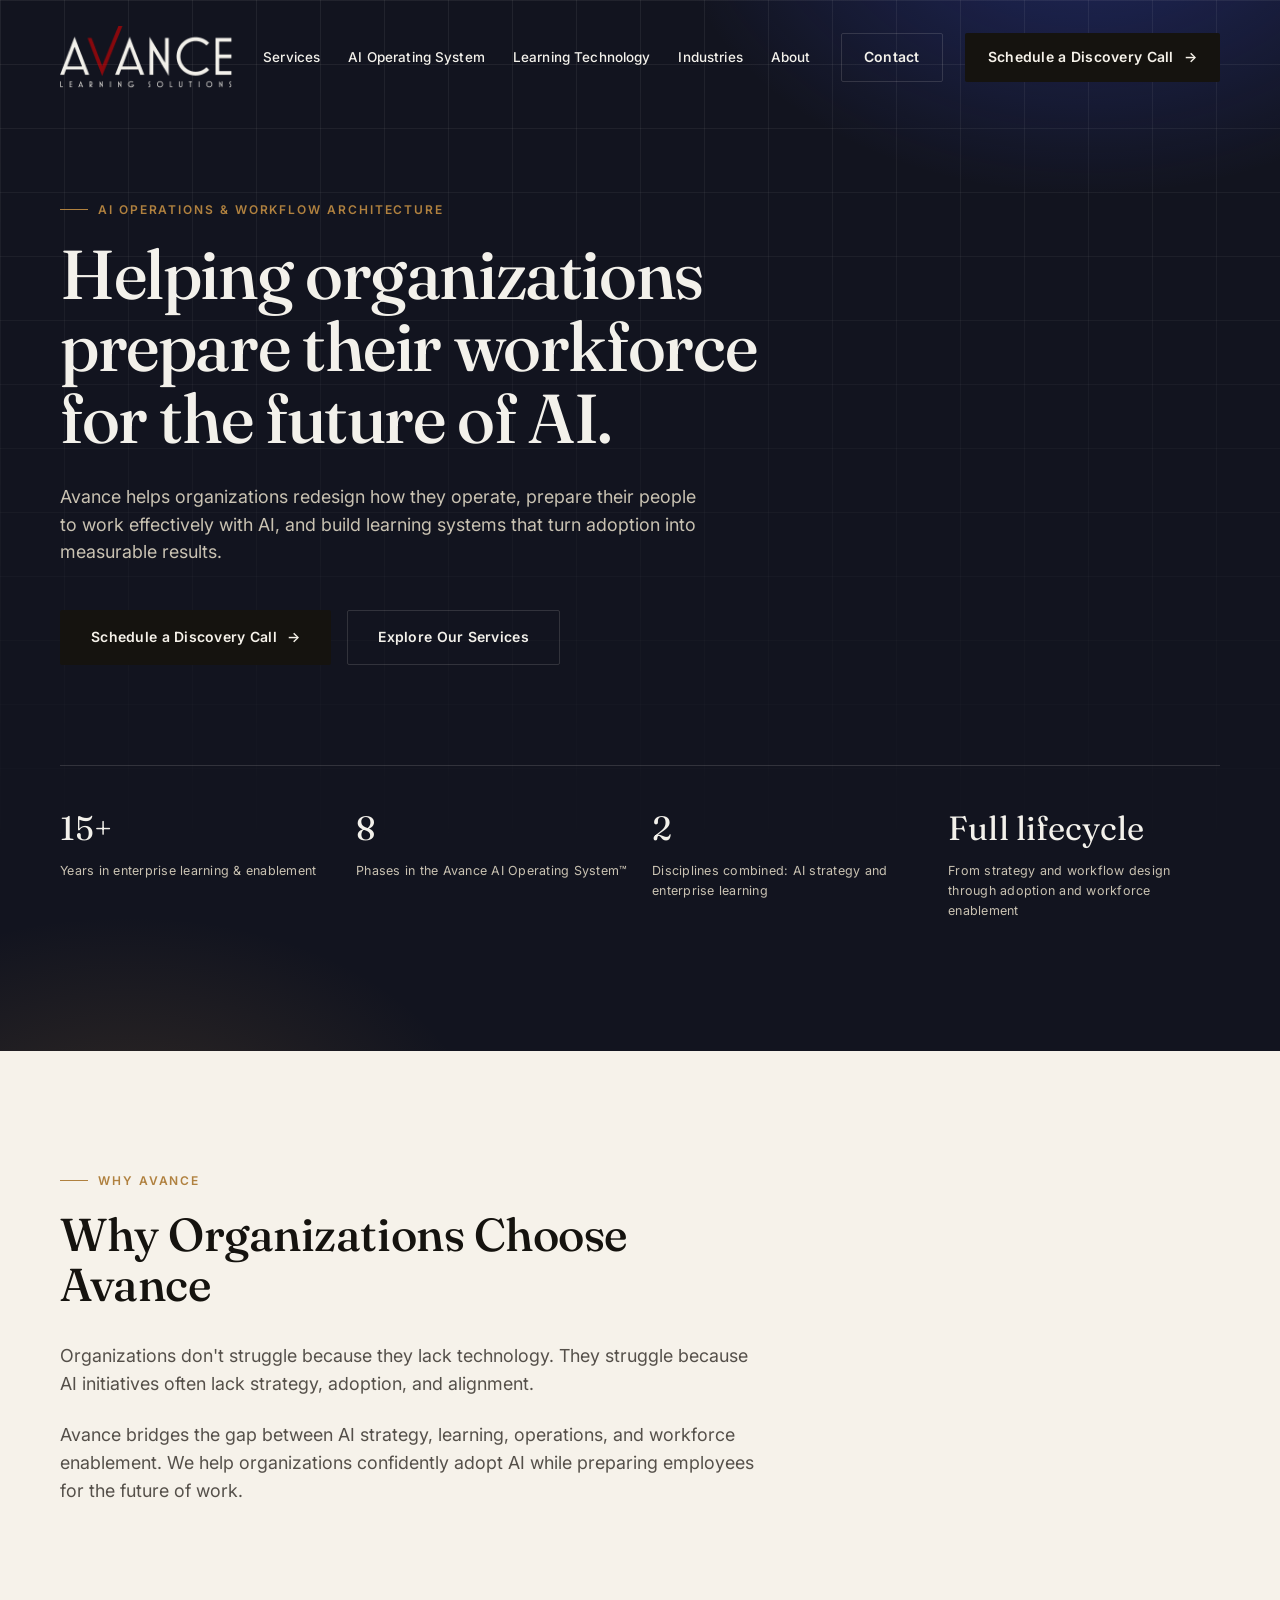
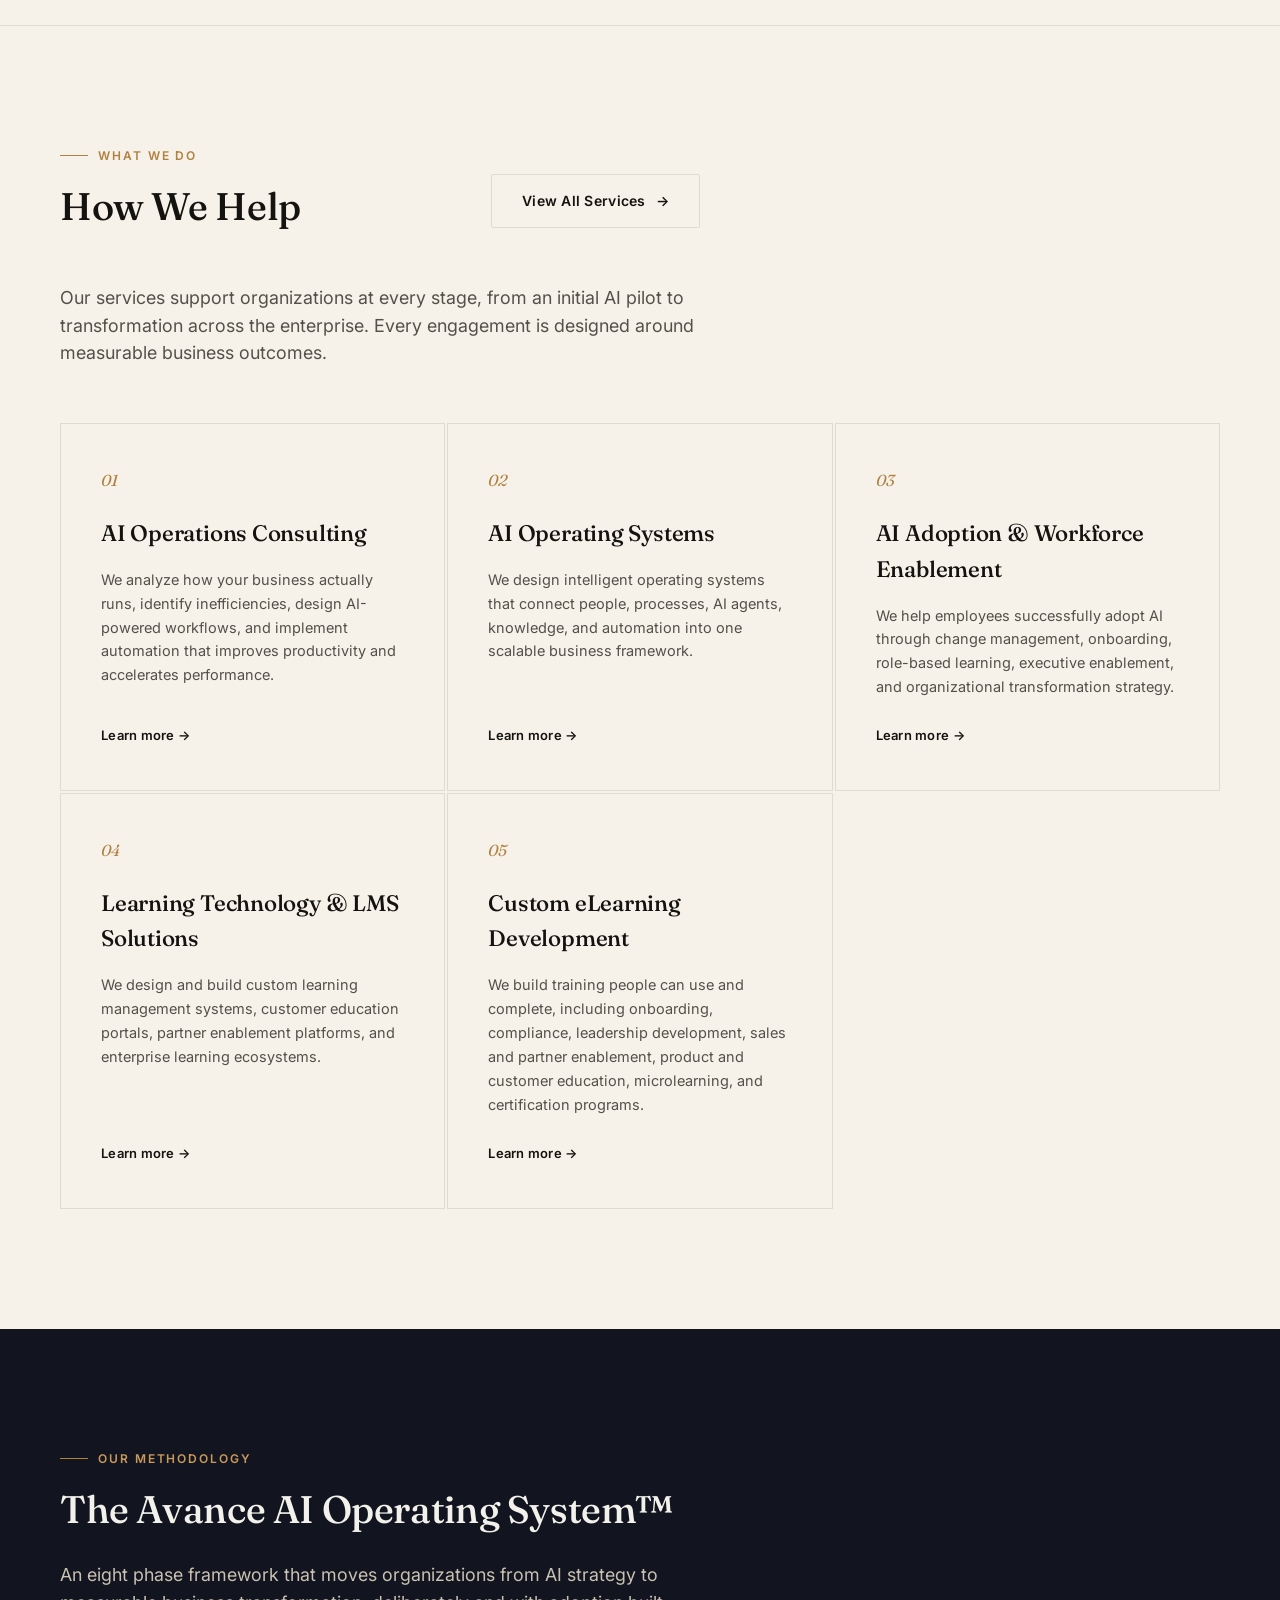
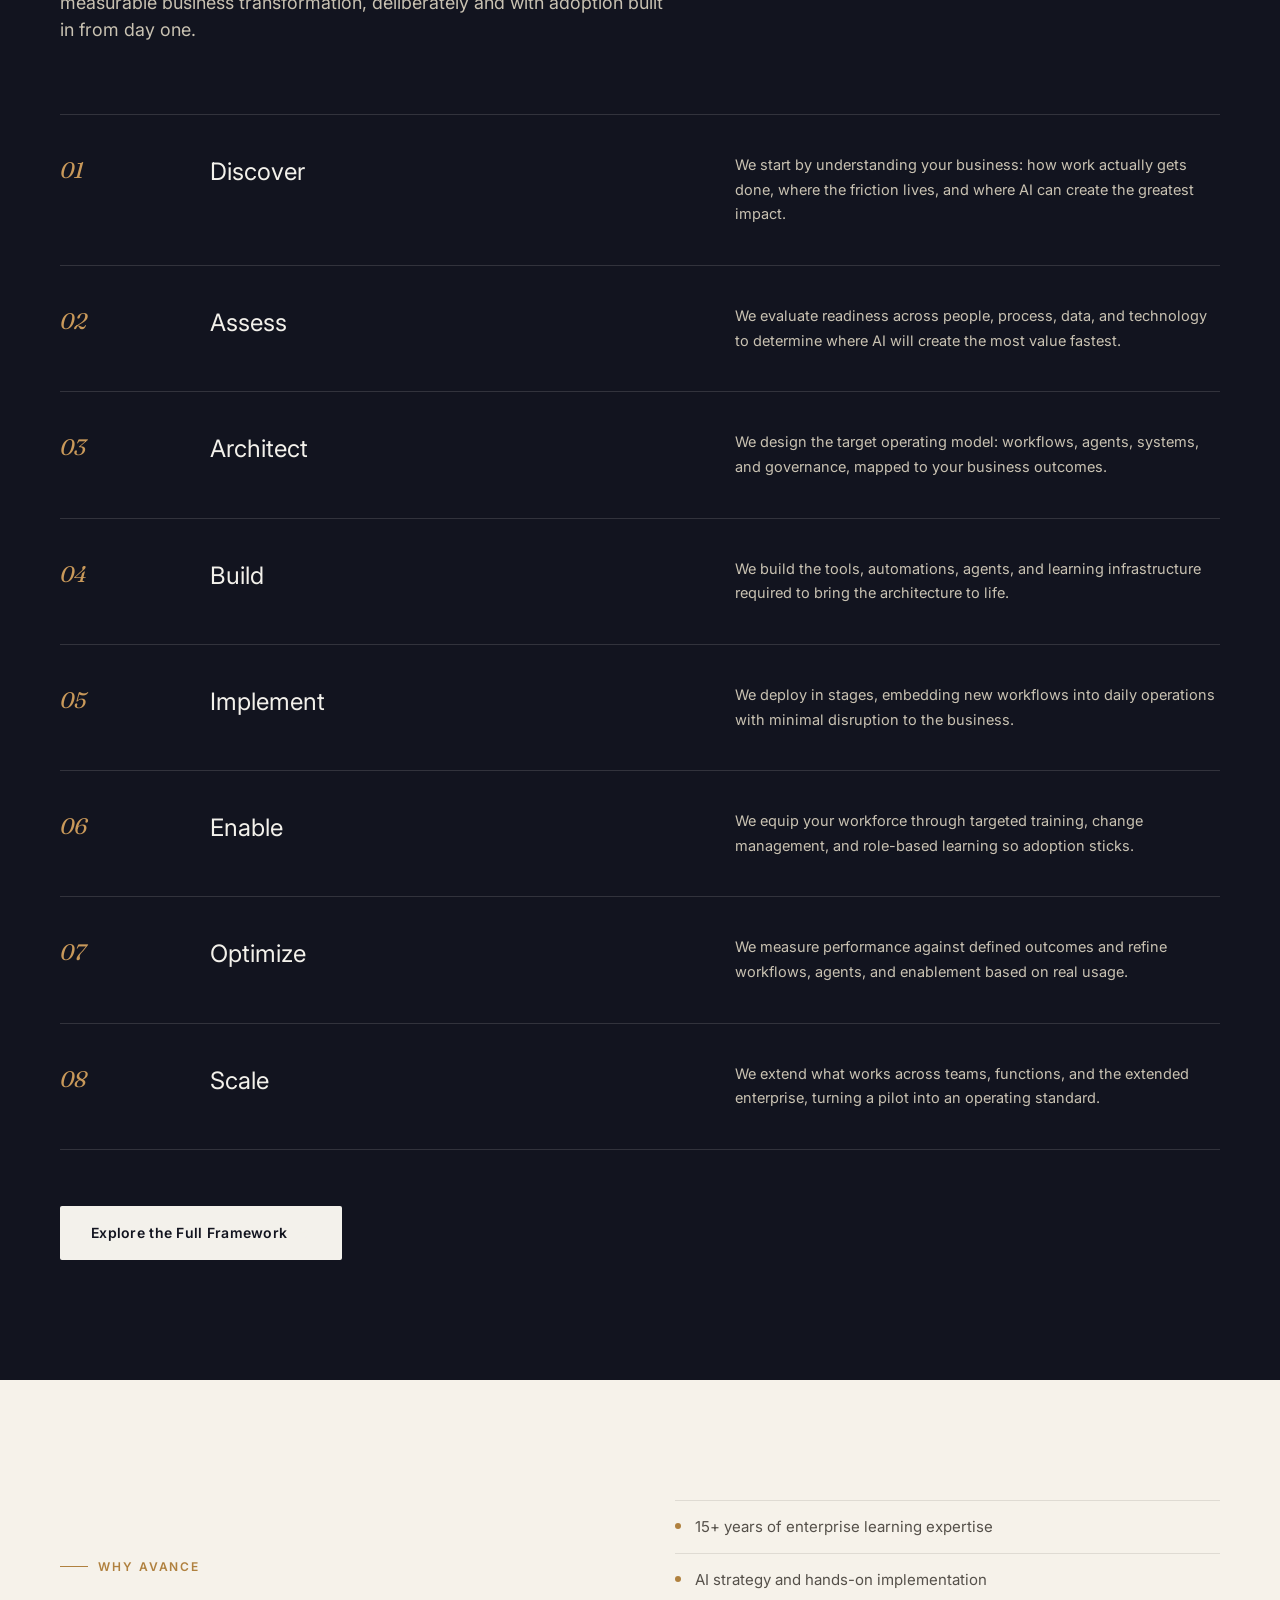
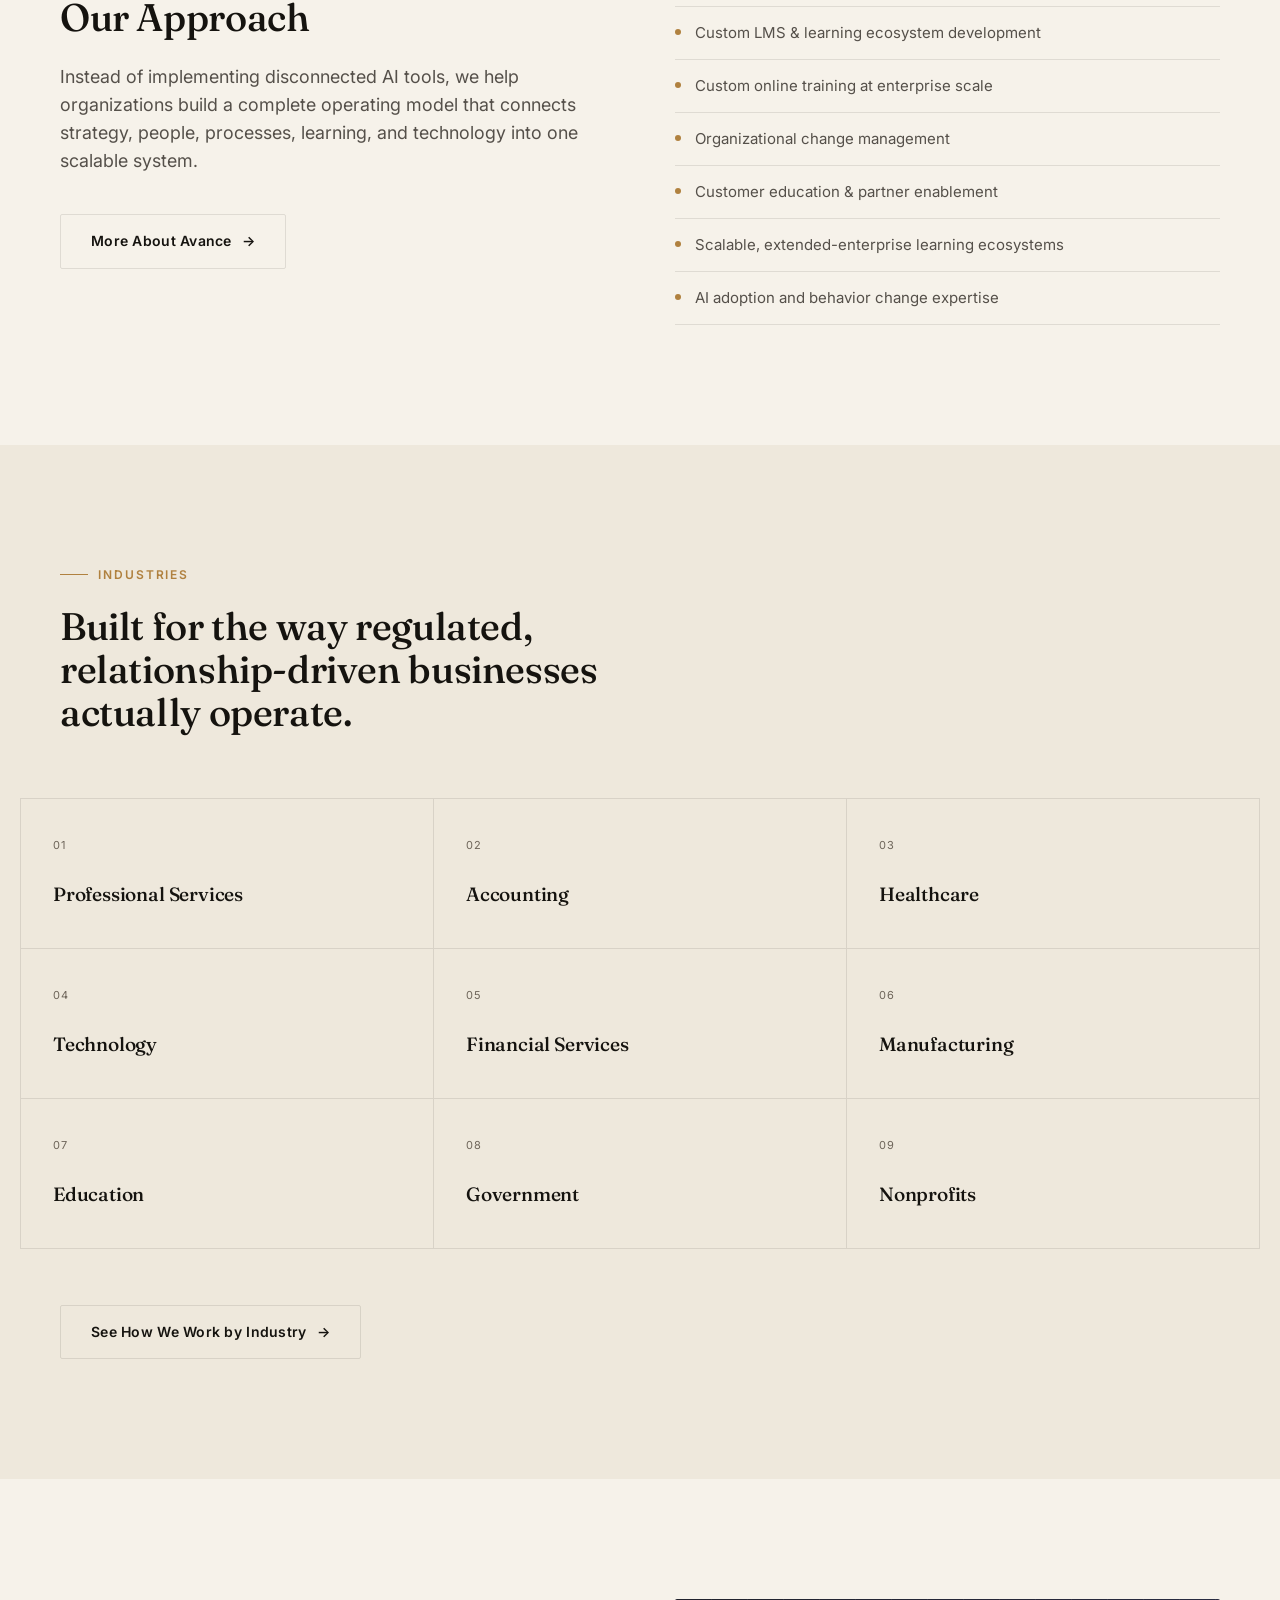
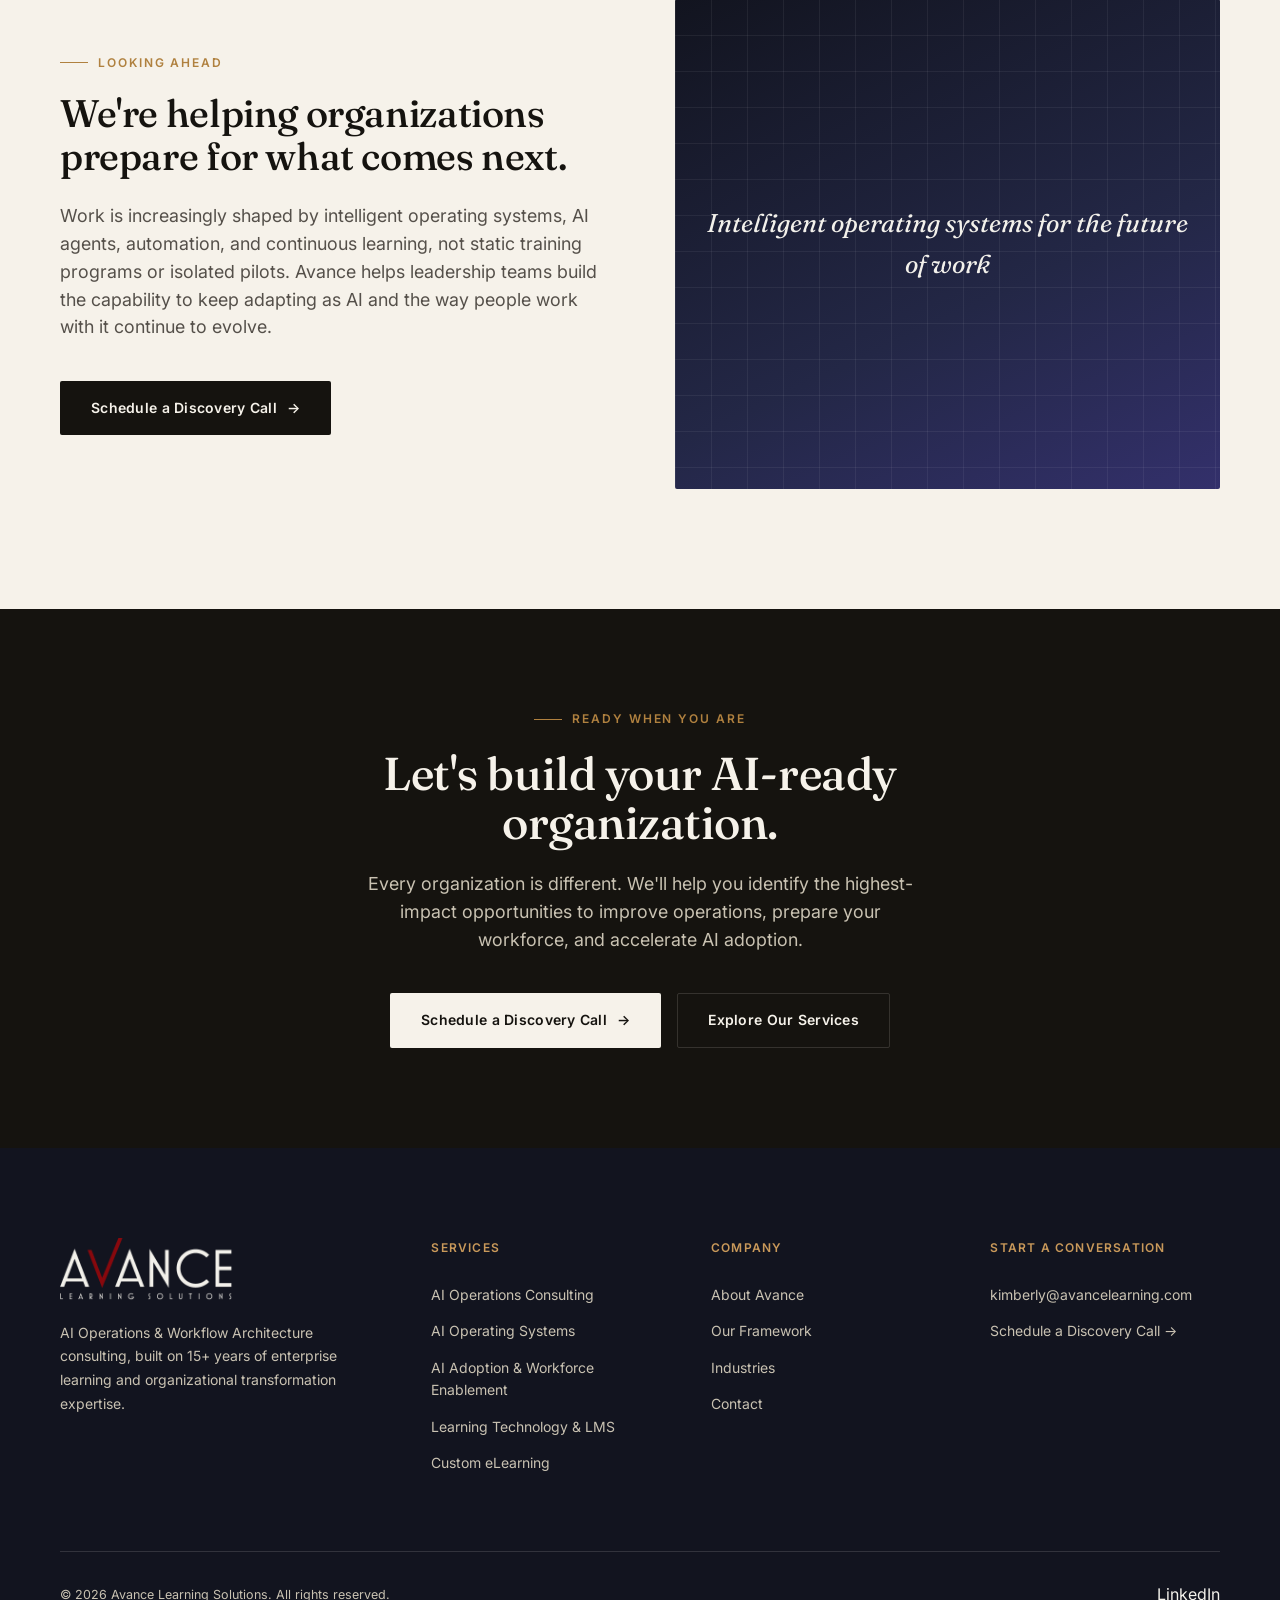
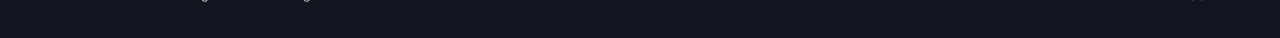
<file: index.html>
<head>
<meta charset="UTF-8">
<meta name="viewport" content="width=device-width, initial-scale=1.0">
<title>Avance Learning Solutions: AI Operations &amp; Workflow Architecture</title>
<meta name="description" content="Avance Learning Solutions helps organizations redesign how they work with AI, combining AI operations consulting, intelligent workflow architecture, and 15+ years of enterprise learning expertise to drive real adoption.">
<link rel="icon" href="assets/favicon.svg" type="image/svg+xml">
<link rel="stylesheet" href="css/style.css">
</head>
<body>

<header class="site-header">
  <div class="wrap header-row">
    <a href="index.html" class="logo"><img src="assets/avance-logo-light.png" alt="Avance Learning Solutions" class="logo-img"></a>
    <nav class="main-nav">
      <a href="services.html">Services</a>
      <a href="ai-operating-system.html">AI Operating System</a>
      <a href="learning-technology-lms.html">Learning Technology</a>
      <a href="industries.html">Industries</a>
      <a href="about.html">About</a>
    </nav>
    <div class="header-actions">
      <a href="contact.html" class="btn btn-ghost">Contact</a>
      <a href="contact.html" class="btn btn-primary">Schedule a Discovery Call <span class="btn-arrow">→</span></a>
    </div>
    <button class="nav-toggle" aria-label="Menu"><span></span><span></span><span></span></button>
  </div>
</header>

<div class="mobile-nav">
  <nav>
    <a href="services.html">Services</a>
    <a href="ai-operating-system.html">AI Operating System</a>
    <a href="learning-technology-lms.html">Learning Technology</a>
    <a href="custom-elearning.html">Custom eLearning</a>
    <a href="industries.html">Industries</a>
    <a href="about.html">About</a>
    <a href="contact.html">Contact</a>
  </nav>
  <div class="cta-row">
    <a href="contact.html" class="btn btn-primary">Schedule a Discovery Call →</a>
  </div>
</div>

<main>

  <!-- HERO -->
  <section class="hero">
    <div class="hero-grid"></div>
    <div class="wrap hero-inner">
      <div class="eyebrow">AI Operations &amp; Workflow Architecture</div>
      <h1 class="type-hero">Helping organizations prepare their workforce for the future of AI.</h1>
      <p class="type-lead">Avance helps organizations redesign how they operate, prepare their people to work effectively with AI, and build learning systems that turn adoption into measurable results.</p>
      <div class="cta-row">
        <a href="contact.html" class="btn btn-primary">Schedule a Discovery Call <span class="btn-arrow">→</span></a>
        <a href="services.html" class="btn btn-ghost">Explore Our Services</a>
      </div>

      <div class="hero-stats">
        <div class="hero-stat"><div class="num">15+</div><div class="label">Years in enterprise learning &amp; enablement</div></div>
        <div class="hero-stat"><div class="num">8</div><div class="label">Phases in the Avance AI Operating System™</div></div>
        <div class="hero-stat"><div class="num">2</div><div class="label">Disciplines combined: AI strategy and enterprise learning</div></div>
        <div class="hero-stat"><div class="num">Full lifecycle</div><div class="label">From strategy and workflow design through adoption and workforce enablement</div></div>
      </div>
    </div>
  </section>

  <!-- POSITIONING STATEMENT -->
  <section class="section-pad">
    <div class="wrap">
      <div class="statement" data-reveal>
        <div class="eyebrow">Why Avance</div>
        <h2 class="type-h1">Why Organizations Choose Avance</h2>
        <p class="type-lead mt-32 max-64">Organizations don't struggle because they lack technology. They struggle because AI initiatives often lack strategy, adoption, and alignment.</p>
        <p class="type-lead mt-24 max-64">Avance bridges the gap between AI strategy, learning, operations, and workforce enablement. We help organizations confidently adopt AI while preparing employees for the future of work.</p>
      </div>
    </div>
  </section>

  <hr class="divider">

  <!-- SERVICES -->
  <section class="section-pad" id="services">
    <div class="wrap">
      <div class="flex-between sec-head" style="margin-bottom:56px;" data-reveal>
        <div>
          <div class="eyebrow">What We Do</div>
          <h2 class="type-h2">How We Help</h2>
        </div>
        <a href="services.html" class="btn btn-ghost">View All Services <span class="btn-arrow">→</span></a>
      </div>
      <p class="type-lead max-64 mt-24" style="margin-bottom:56px;" data-reveal>Our services support organizations at every stage, from an initial AI pilot to transformation across the enterprise. Every engagement is designed around measurable business outcomes.</p>

      <div class="grid-3" data-reveal-group>
        <div class="service-card" data-reveal><div class="card-num">01</div><h3>AI Operations Consulting</h3><p>We analyze how your business actually runs, identify inefficiencies, design AI-powered workflows, and implement automation that improves productivity and accelerates performance.</p><a href="services.html#ai-operations" class="card-link">Learn more →</a></div>
        <div class="service-card" data-reveal><div class="card-num">02</div><h3>AI Operating Systems</h3><p>We design intelligent operating systems that connect people, processes, AI agents, knowledge, and automation into one scalable business framework.</p><a href="ai-operating-system.html" class="card-link">Learn more →</a></div>
        <div class="service-card" data-reveal><div class="card-num">03</div><h3>AI Adoption &amp; Workforce Enablement</h3><p>We help employees successfully adopt AI through change management, onboarding, role-based learning, executive enablement, and organizational transformation strategy.</p><a href="services.html#adoption" class="card-link">Learn more →</a></div>
        <div class="service-card" data-reveal><div class="card-num">04</div><h3>Learning Technology &amp; LMS Solutions</h3><p>We design and build custom learning management systems, customer education portals, partner enablement platforms, and enterprise learning ecosystems.</p><a href="learning-technology-lms.html" class="card-link">Learn more →</a></div>
        <div class="service-card" data-reveal><div class="card-num">05</div><h3>Custom eLearning Development</h3><p>We build training people can use and complete, including onboarding, compliance, leadership development, sales and partner enablement, product and customer education, microlearning, and certification programs.</p><a href="custom-elearning.html" class="card-link">Learn more →</a></div>
      </div>
    </div>
  </section>

  <!-- FRAMEWORK -->
  <section class="section-pad bg-navy on-navy" id="framework">
    <div class="wrap">
      <div class="flex-between" data-reveal>
        <div>
          <div class="eyebrow">Our Methodology</div>
          <h2 class="type-h2">The Avance AI Operating System™</h2>
        </div>
        <p class="type-lead max-56">An eight phase framework that moves organizations from AI strategy to measurable business transformation, deliberately and with adoption built in from day one.</p>
      </div>

      <div class="framework-list">
        <div class="framework-item" data-reveal><div class="fi-num">01</div><div class="fi-name">Discover</div><div class="fi-desc">We start by understanding your business: how work actually gets done, where the friction lives, and where AI can create the greatest impact.</div></div>
        <div class="framework-item" data-reveal><div class="fi-num">02</div><div class="fi-name">Assess</div><div class="fi-desc">We evaluate readiness across people, process, data, and technology to determine where AI will create the most value fastest.</div></div>
        <div class="framework-item" data-reveal><div class="fi-num">03</div><div class="fi-name">Architect</div><div class="fi-desc">We design the target operating model: workflows, agents, systems, and governance, mapped to your business outcomes.</div></div>
        <div class="framework-item" data-reveal><div class="fi-num">04</div><div class="fi-name">Build</div><div class="fi-desc">We build the tools, automations, agents, and learning infrastructure required to bring the architecture to life.</div></div>
        <div class="framework-item" data-reveal><div class="fi-num">05</div><div class="fi-name">Implement</div><div class="fi-desc">We deploy in stages, embedding new workflows into daily operations with minimal disruption to the business.</div></div>
        <div class="framework-item" data-reveal><div class="fi-num">06</div><div class="fi-name">Enable</div><div class="fi-desc">We equip your workforce through targeted training, change management, and role-based learning so adoption sticks.</div></div>
        <div class="framework-item" data-reveal><div class="fi-num">07</div><div class="fi-name">Optimize</div><div class="fi-desc">We measure performance against defined outcomes and refine workflows, agents, and enablement based on real usage.</div></div>
        <div class="framework-item" data-reveal><div class="fi-num">08</div><div class="fi-name">Scale</div><div class="fi-desc">We extend what works across teams, functions, and the extended enterprise, turning a pilot into an operating standard.</div></div>
      </div>

      <div class="cta-row mt-56" data-reveal>
        <a href="ai-operating-system.html" class="btn btn-primary">Explore the Full Framework <span class="btn-arrow">→</span></a>
      </div>
    </div>
  </section>

  <!-- WHY AVANCE -->
  <section class="section-pad">
    <div class="wrap">
      <div class="feature-row">
        <div data-reveal>
          <div class="eyebrow">Why Avance</div>
          <h2 class="type-h2">Our Approach</h2>
          <p class="type-lead mt-24">Instead of implementing disconnected AI tools, we help organizations build a complete operating model that connects strategy, people, processes, learning, and technology into one scalable system.</p>
          <div class="cta-row mt-40">
            <a href="about.html" class="btn btn-ghost">More About Avance <span class="btn-arrow">→</span></a>
          </div>
        </div>
        <div data-reveal>
          <ul class="check-list">
            <li><span class="dot"></span>15+ years of enterprise learning expertise</li>
            <li><span class="dot"></span>AI strategy and hands-on implementation</li>
            <li><span class="dot"></span>Custom LMS &amp; learning ecosystem development</li>
            <li><span class="dot"></span>Custom online training at enterprise scale</li>
            <li><span class="dot"></span>Organizational change management</li>
            <li><span class="dot"></span>Customer education &amp; partner enablement</li>
            <li><span class="dot"></span>Scalable, extended-enterprise learning ecosystems</li>
            <li><span class="dot"></span>AI adoption and behavior change expertise</li>
          </ul>
        </div>
      </div>
    </div>
  </section>

  <!-- INDUSTRIES -->
  <section class="section-pad bg-alt">
    <div class="wrap">
      <div class="sec-head" data-reveal>
        <div class="eyebrow">Industries</div>
        <h2 class="type-h2">Built for the way regulated, relationship-driven businesses actually operate.</h2>
      </div>
    </div>
    <div class="wrap" style="padding:0;">
      <div class="industry-grid" data-reveal>
        <div class="industry-cell"><span class="i-num">01</span><h3>Professional Services</h3></div>
        <div class="industry-cell"><span class="i-num">02</span><h3>Accounting</h3></div>
        <div class="industry-cell"><span class="i-num">03</span><h3>Healthcare</h3></div>
        <div class="industry-cell"><span class="i-num">04</span><h3>Technology</h3></div>
        <div class="industry-cell"><span class="i-num">05</span><h3>Financial Services</h3></div>
        <div class="industry-cell"><span class="i-num">06</span><h3>Manufacturing</h3></div>
        <div class="industry-cell"><span class="i-num">07</span><h3>Education</h3></div>
        <div class="industry-cell"><span class="i-num">08</span><h3>Government</h3></div>
        <div class="industry-cell"><span class="i-num">09</span><h3>Nonprofits</h3></div>
      </div>
    </div>
    <div class="wrap">
      <div class="cta-row mt-56" data-reveal>
        <a href="industries.html" class="btn btn-ghost">See How We Work by Industry <span class="btn-arrow">→</span></a>
      </div>
    </div>
  </section>

  <!-- FUTURE VISION -->
  <section class="section-pad">
    <div class="wrap">
      <div class="feature-row reverse">
        <div class="fr-visual" data-reveal><span class="fr-tag">Intelligent operating systems for the future of work</span></div>
        <div data-reveal>
          <div class="eyebrow">Looking Ahead</div>
          <h2 class="type-h2">We're helping organizations prepare for what comes next.</h2>
          <p class="type-lead mt-24">Work is increasingly shaped by intelligent operating systems, AI agents, automation, and continuous learning, not static training programs or isolated pilots. Avance helps leadership teams build the capability to keep adapting as AI and the way people work with it continue to evolve.</p>
          <div class="cta-row mt-40">
            <a href="contact.html" class="btn btn-primary">Schedule a Discovery Call <span class="btn-arrow">→</span></a>
          </div>
        </div>
      </div>
    </div>
  </section>

  <!-- CTA BAND -->
  <section class="cta-band" data-reveal>
    <div class="wrap">
      <div class="eyebrow" style="justify-content:center;">Ready When You Are</div>
      <h2 class="type-h1">Let's build your AI-ready organization.</h2>
      <p class="type-lead">Every organization is different. We'll help you identify the highest-impact opportunities to improve operations, prepare your workforce, and accelerate AI adoption.</p>
      <div class="cta-row">
        <a href="contact.html" class="btn btn-primary">Schedule a Discovery Call <span class="btn-arrow">→</span></a>
        <a href="services.html" class="btn btn-ghost">Explore Our Services</a>
      </div>
    </div>
  </section>

</main>

<footer class="site-footer">
  <div class="wrap">
    <div class="footer-top">
      <div class="footer-brand">
        <a href="index.html" class="logo"><img src="assets/avance-logo-light.png" alt="Avance Learning Solutions" class="logo-img"></a>
        <p>AI Operations &amp; Workflow Architecture consulting, built on 15+ years of enterprise learning and organizational transformation expertise.</p>
      </div>
      <div class="footer-col">
        <h4>Services</h4>
        <a href="services.html#ai-operations">AI Operations Consulting</a>
        <a href="ai-operating-system.html">AI Operating Systems</a>
        <a href="services.html#adoption">AI Adoption &amp; Workforce Enablement</a>
        <a href="learning-technology-lms.html">Learning Technology &amp; LMS</a>
        <a href="custom-elearning.html">Custom eLearning</a>
      </div>
      <div class="footer-col">
        <h4>Company</h4>
        <a href="about.html">About Avance</a>
        <a href="ai-operating-system.html">Our Framework</a>
        <a href="industries.html">Industries</a>
        <a href="contact.html">Contact</a>
      </div>
      <div class="footer-col">
        <h4>Start a Conversation</h4>
        <p>kimberly@avancelearning.com</p>
        <a href="contact.html">Schedule a Discovery Call →</a>
      </div>
    </div>
    <div class="footer-bottom">
      <span>© <span data-year></span> Avance Learning Solutions. All rights reserved.</span>
      <div class="footer-social">
        <a href="#">LinkedIn</a>
      </div>
    </div>
  </div>
</footer>
<script src="js/main.js"></script>
</body>
</html>
</file>
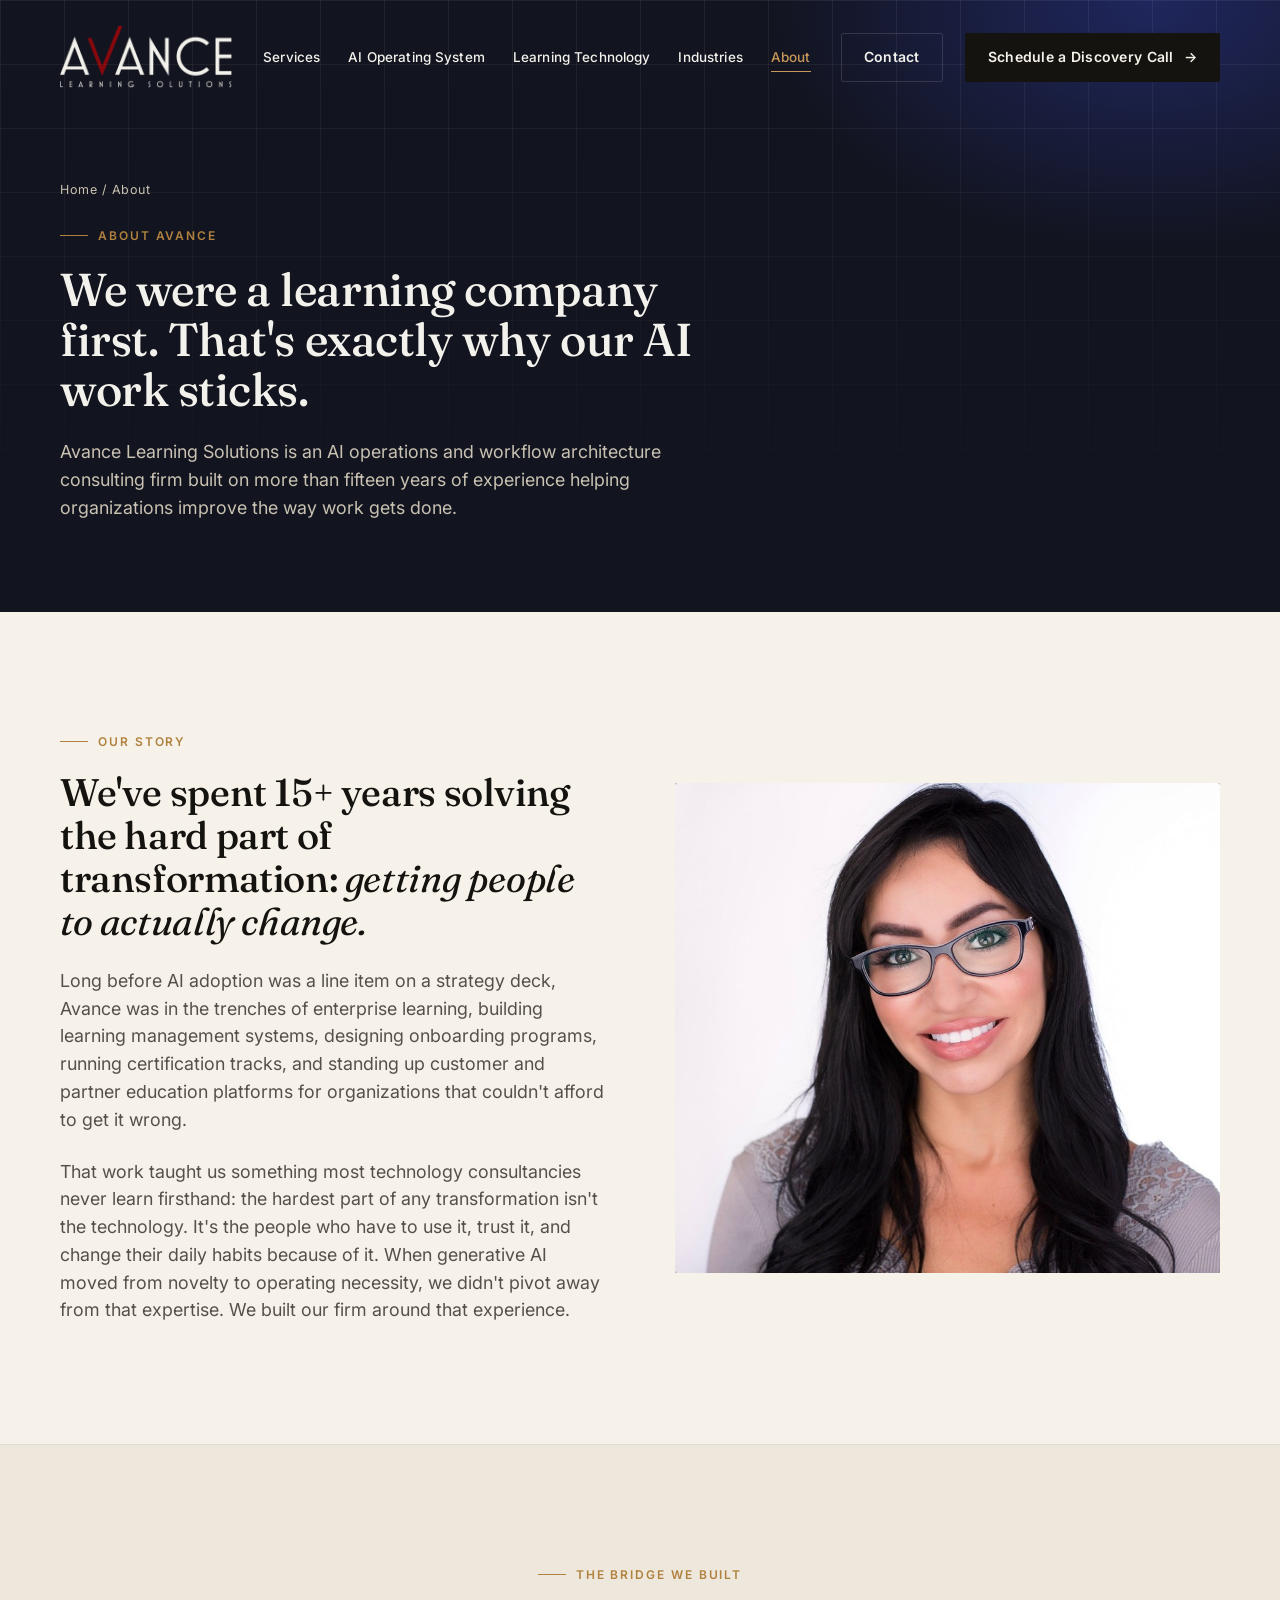
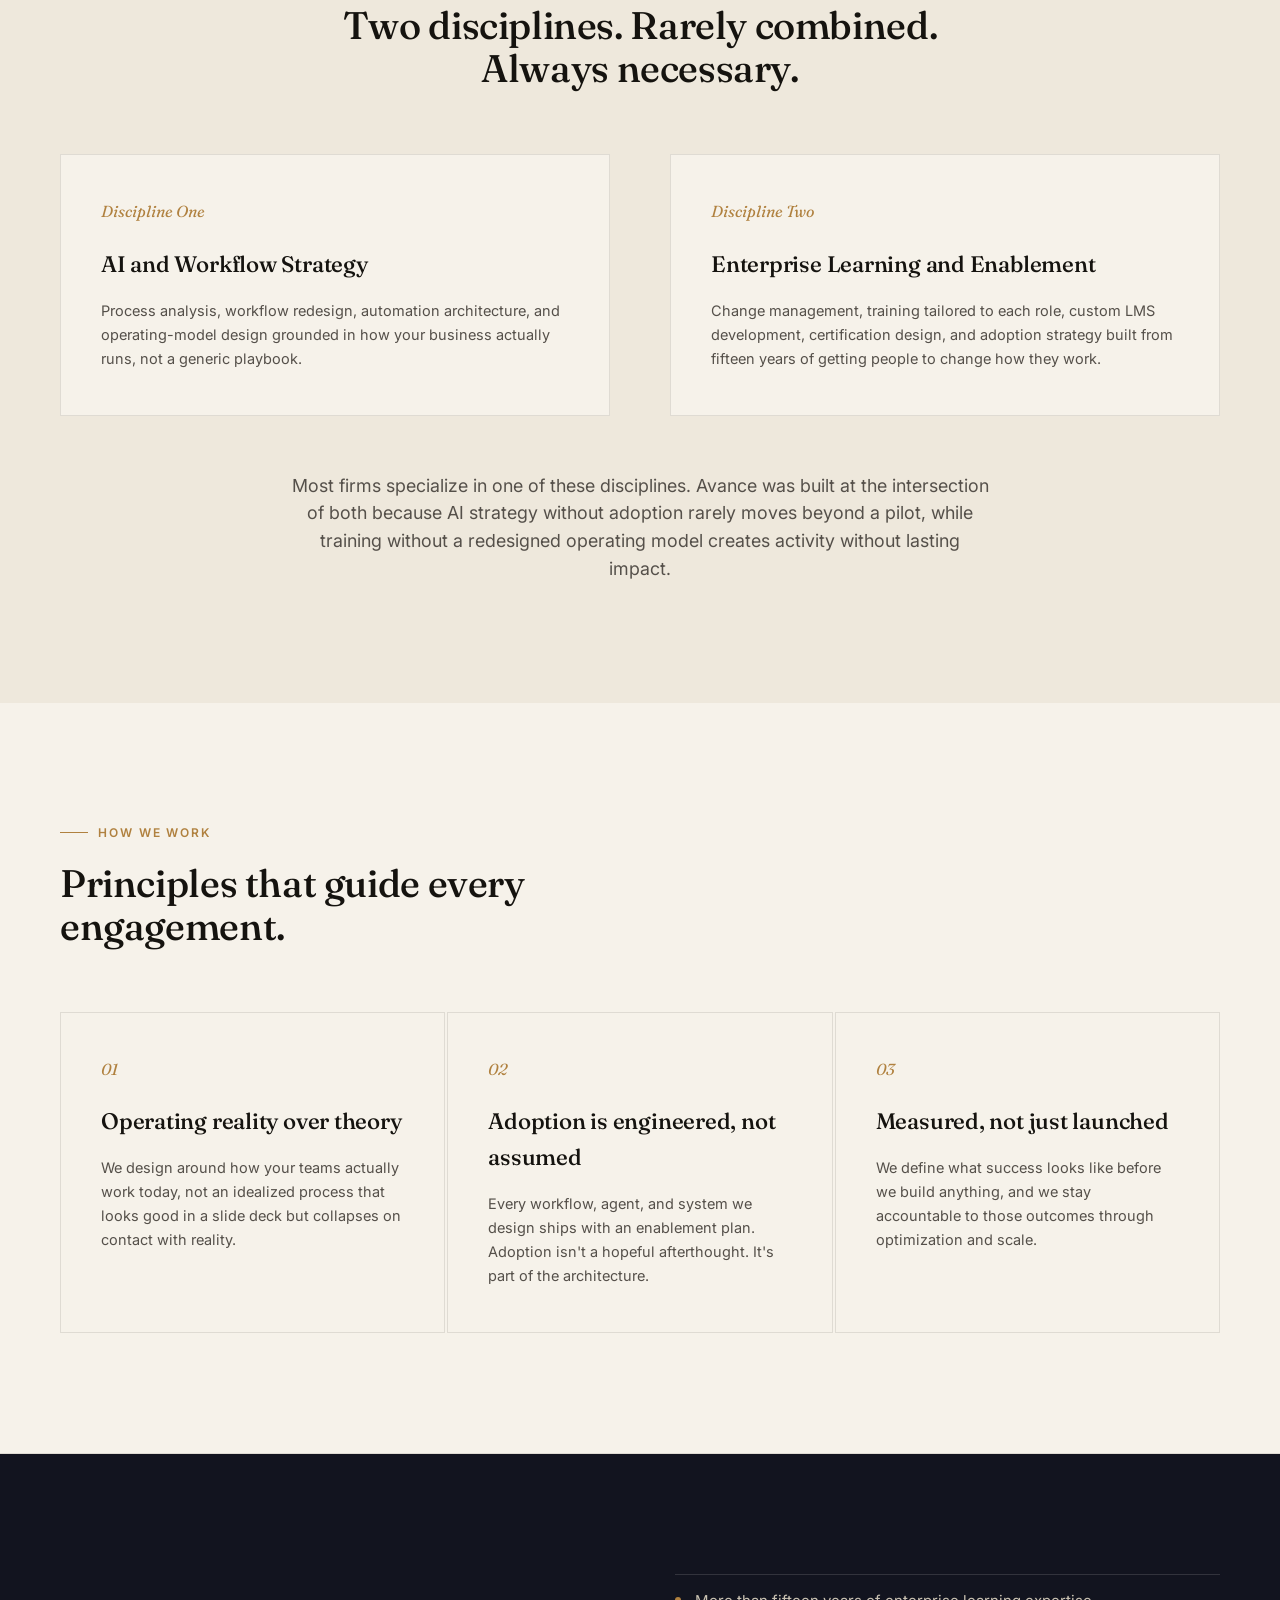
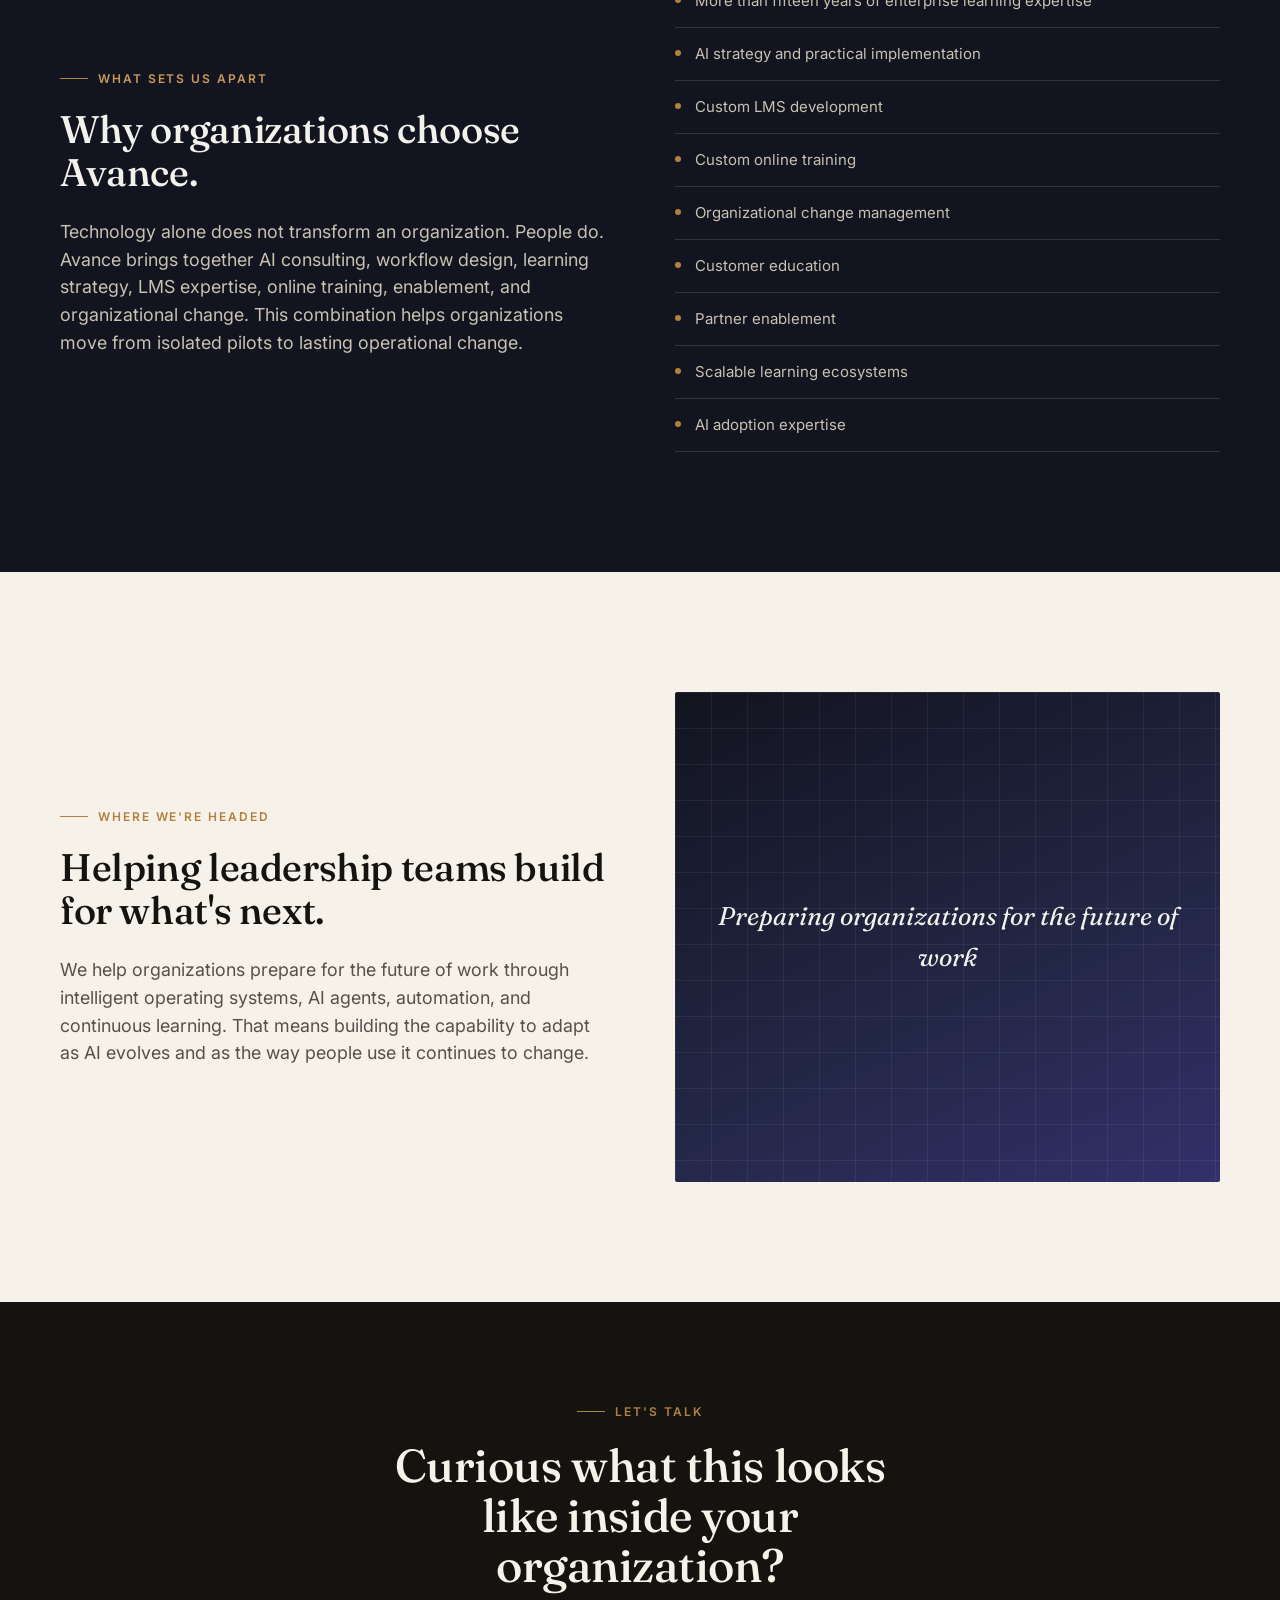
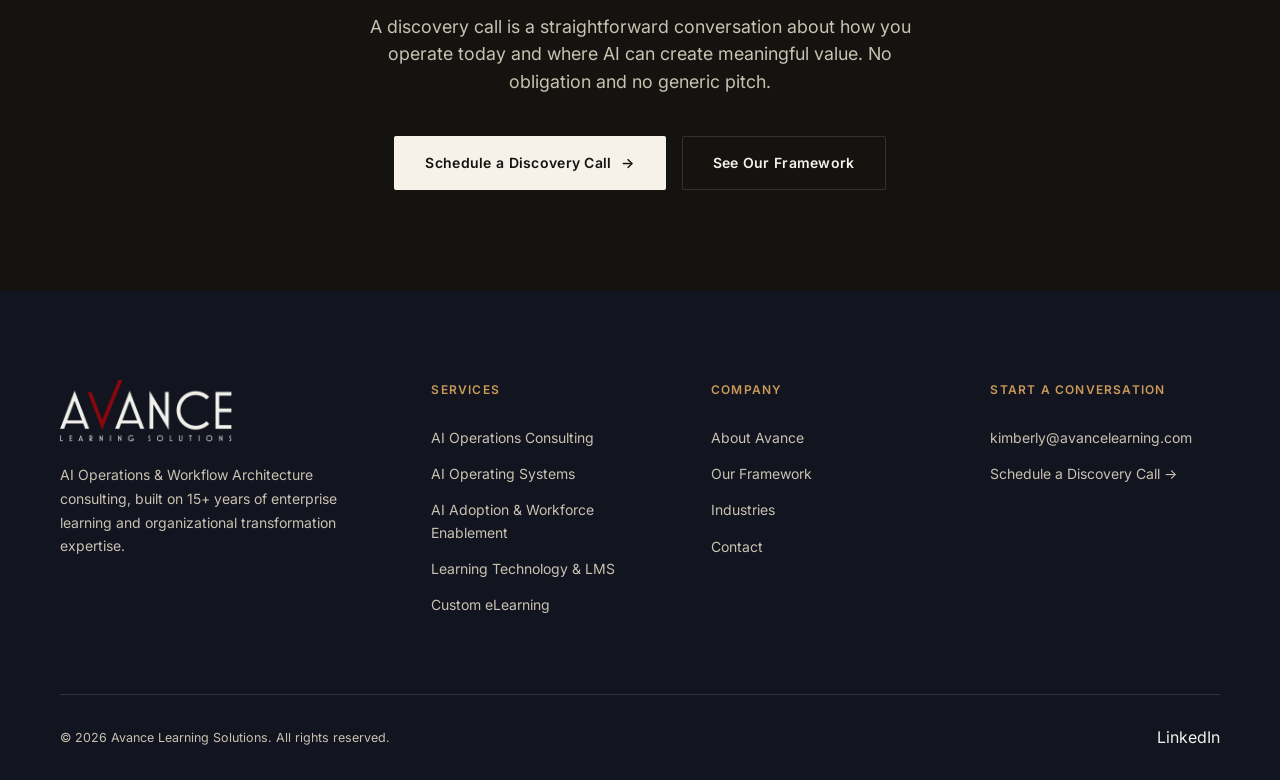
<file: about.html>
<head>
<meta charset="UTF-8">
<meta name="viewport" content="width=device-width, initial-scale=1.0">
<title>About Avance — AI Operations Built on 15+ Years of Enterprise Learning</title>
<meta name="description" content="Avance Learning Solutions was built at the intersection of AI strategy and enterprise learning. Learn why that combination matters, and how we work.">
<link rel="icon" href="assets/favicon.svg" type="image/svg+xml">
<link rel="stylesheet" href="css/style.css">
</head>
<body>

<header class="site-header">
  <div class="wrap header-row">
    <a href="index.html" class="logo"><img src="assets/avance-logo-light.png" alt="Avance Learning Solutions" class="logo-img"></a>
    <nav class="main-nav">
      <a href="services.html">Services</a>
      <a href="ai-operating-system.html">AI Operating System</a>
      <a href="learning-technology-lms.html">Learning Technology</a>
      <a href="industries.html">Industries</a>
      <a href="about.html">About</a>
    </nav>
    <div class="header-actions">
      <a href="contact.html" class="btn btn-ghost">Contact</a>
      <a href="contact.html" class="btn btn-primary">Schedule a Discovery Call <span class="btn-arrow">→</span></a>
    </div>
    <button class="nav-toggle" aria-label="Menu"><span></span><span></span><span></span></button>
  </div>
</header>

<div class="mobile-nav">
  <nav>
    <a href="services.html">Services</a>
    <a href="ai-operating-system.html">AI Operating System</a>
    <a href="learning-technology-lms.html">Learning Technology</a>
    <a href="custom-elearning.html">Custom eLearning</a>
    <a href="industries.html">Industries</a>
    <a href="about.html">About</a>
    <a href="contact.html">Contact</a>
  </nav>
  <div class="cta-row">
    <a href="contact.html" class="btn btn-primary">Schedule a Discovery Call →</a>
  </div>
</div>

<main>

  <section class="page-hero">
    <div class="hero-grid"></div>
    <div class="wrap">
      <div class="breadcrumb"><a href="index.html">Home</a> / About</div>
      <div class="eyebrow">About Avance</div>
      <h1 class="type-h1">We were a learning company first. That's exactly why our AI work sticks.</h1>
      <p class="type-lead">Avance Learning Solutions is an AI operations and workflow architecture consulting firm built on more than fifteen years of experience helping organizations improve the way work gets done.</p>
    </div>
  </section>

  <section class="section-pad">
    <div class="wrap">
      <div class="feature-row">
        <div data-reveal>
          <div class="eyebrow">Our Story</div>
          <h2 class="type-h2">We've spent 15+ years solving the hard part of transformation: <em>getting people to actually change.</em></h2>
          <p class="type-lead mt-24">Long before AI adoption was a line item on a strategy deck, Avance was in the trenches of enterprise learning, building learning management systems, designing onboarding programs, running certification tracks, and standing up customer and partner education platforms for organizations that couldn't afford to get it wrong.</p>
          <p class="type-lead mt-24">That work taught us something most technology consultancies never learn firsthand: the hardest part of any transformation isn't the technology. It's the people who have to use it, trust it, and change their daily habits because of it. When generative AI moved from novelty to operating necessity, we didn't pivot away from that expertise. We built our firm around that experience.</p>
        </div>
        <div data-reveal>
          <div class="fr-visual fr-photo"><img src="assets/headshot.jpg" alt="Kimberly, Avance Learning Solutions"></div>
        </div>
      </div>
    </div>
  </section>

  <hr class="divider">

  <section class="section-pad bg-alt">
    <div class="wrap">
      <div class="sec-head center mx-auto" data-reveal>
        <div class="eyebrow" style="justify-content:center;">The Bridge We Built</div>
        <h2 class="type-h2">Two disciplines. Rarely combined. Always necessary.</h2>
      </div>
      <div class="grid-2" data-reveal>
        <div class="service-card">
          <div class="card-num">Discipline One</div>
          <h3>AI and Workflow Strategy</h3>
          <p>Process analysis, workflow redesign, automation architecture, and operating-model design grounded in how your business actually runs, not a generic playbook.</p>
        </div>
        <div class="service-card">
          <div class="card-num">Discipline Two</div>
          <h3>Enterprise Learning and Enablement</h3>
          <p>Change management, training tailored to each role, custom LMS development, certification design, and adoption strategy built from fifteen years of getting people to change how they work.</p>
        </div>
      </div>
      <p class="type-lead center mx-auto mt-56 max-64" data-reveal>Most firms specialize in one of these disciplines. Avance was built at the intersection of both because AI strategy without adoption rarely moves beyond a pilot, while training without a redesigned operating model creates activity without lasting impact.</p>
    </div>
  </section>

  <section class="section-pad">
    <div class="wrap">
      <div class="sec-head" data-reveal>
        <div class="eyebrow">How We Work</div>
        <h2 class="type-h2">Principles that guide every engagement.</h2>
      </div>
      <div class="grid-3" data-reveal-group>
        <div class="service-card" data-reveal><div class="card-num">01</div><h3>Operating reality over theory</h3><p>We design around how your teams actually work today, not an idealized process that looks good in a slide deck but collapses on contact with reality.</p></div>
        <div class="service-card" data-reveal><div class="card-num">02</div><h3>Adoption is engineered, not assumed</h3><p>Every workflow, agent, and system we design ships with an enablement plan. Adoption isn't a hopeful afterthought. It's part of the architecture.</p></div>
        <div class="service-card" data-reveal><div class="card-num">03</div><h3>Measured, not just launched</h3><p>We define what success looks like before we build anything, and we stay accountable to those outcomes through optimization and scale.</p></div>
      </div>
    </div>
  </section>

  <hr class="divider">

  <section class="section-pad bg-navy on-navy">
    <div class="wrap">
      <div class="feature-row">
        <div data-reveal>
          <div class="eyebrow">What Sets Us Apart</div>
          <h2 class="type-h2">Why organizations choose Avance.</h2>
          <p class="type-lead mt-24">Technology alone does not transform an organization. People do. Avance brings together AI consulting, workflow design, learning strategy, LMS expertise, online training, enablement, and organizational change. This combination helps organizations move from isolated pilots to lasting operational change.</p>
        </div>
        <div data-reveal>
          <ul class="check-list">
            <li><span class="dot"></span>More than fifteen years of enterprise learning expertise</li>
            <li><span class="dot"></span>AI strategy and practical implementation</li>
            <li><span class="dot"></span>Custom LMS development</li>
            <li><span class="dot"></span>Custom online training</li>
            <li><span class="dot"></span>Organizational change management</li>
            <li><span class="dot"></span>Customer education</li>
            <li><span class="dot"></span>Partner enablement</li>
            <li><span class="dot"></span>Scalable learning ecosystems</li>
            <li><span class="dot"></span>AI adoption expertise</li>
          </ul>
        </div>
      </div>
    </div>
  </section>

  <section class="section-pad">
    <div class="wrap">
      <div class="feature-row reverse">
        <div class="fr-visual" data-reveal><span class="fr-tag">Preparing organizations for the future of work</span></div>
        <div data-reveal>
          <div class="eyebrow">Where We're Headed</div>
          <h2 class="type-h2">Helping leadership teams build for what's next.</h2>
          <p class="type-lead mt-24">We help organizations prepare for the future of work through intelligent operating systems, AI agents, automation, and continuous learning. That means building the capability to adapt as AI evolves and as the way people use it continues to change.</p>
        </div>
      </div>
    </div>
  </section>

  <section class="cta-band" data-reveal>
    <div class="wrap">
      <div class="eyebrow" style="justify-content:center;">Let's Talk</div>
      <h2 class="type-h1">Curious what this looks like inside your organization?</h2>
      <p class="type-lead">A discovery call is a straightforward conversation about how you operate today and where AI can create meaningful value. No obligation and no generic pitch.</p>
      <div class="cta-row">
        <a href="contact.html" class="btn btn-primary">Schedule a Discovery Call <span class="btn-arrow">→</span></a>
        <a href="ai-operating-system.html" class="btn btn-ghost">See Our Framework</a>
      </div>
    </div>
  </section>

</main>

<footer class="site-footer">
  <div class="wrap">
    <div class="footer-top">
      <div class="footer-brand">
        <a href="index.html" class="logo"><img src="assets/avance-logo-light.png" alt="Avance Learning Solutions" class="logo-img"></a>
        <p>AI Operations &amp; Workflow Architecture consulting, built on 15+ years of enterprise learning and organizational transformation expertise.</p>
      </div>
      <div class="footer-col">
        <h4>Services</h4>
        <a href="services.html#ai-operations">AI Operations Consulting</a>
        <a href="ai-operating-system.html">AI Operating Systems</a>
        <a href="services.html#adoption">AI Adoption &amp; Workforce Enablement</a>
        <a href="learning-technology-lms.html">Learning Technology &amp; LMS</a>
        <a href="custom-elearning.html">Custom eLearning</a>
      </div>
      <div class="footer-col">
        <h4>Company</h4>
        <a href="about.html">About Avance</a>
        <a href="ai-operating-system.html">Our Framework</a>
        <a href="industries.html">Industries</a>
        <a href="contact.html">Contact</a>
      </div>
      <div class="footer-col">
        <h4>Start a Conversation</h4>
        <p>kimberly@avancelearning.com</p>
        <a href="contact.html">Schedule a Discovery Call →</a>
      </div>
    </div>
    <div class="footer-bottom">
      <span>© <span data-year></span> Avance Learning Solutions. All rights reserved.</span>
      <div class="footer-social">
        <a href="#">LinkedIn</a>
      </div>
    </div>
  </div>
</footer>
<script src="js/main.js"></script>
</body>
</html>
</file>
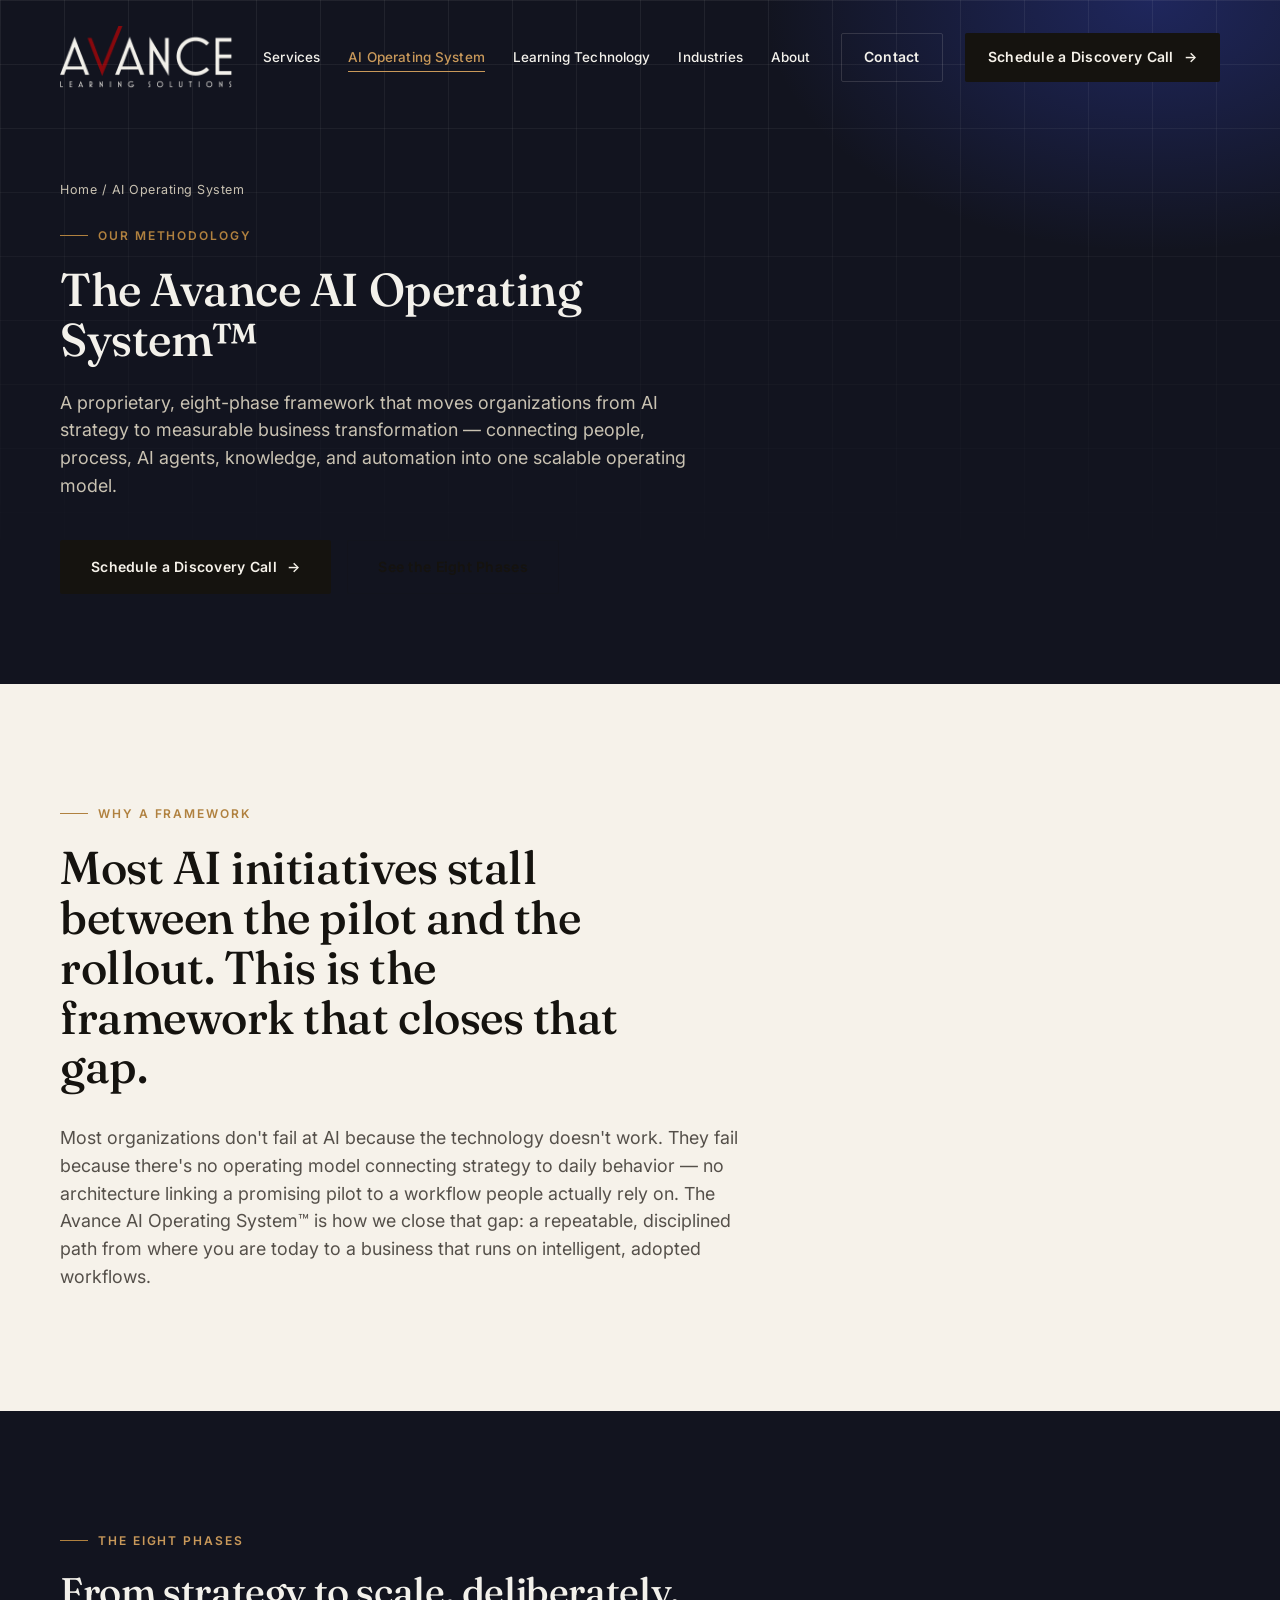
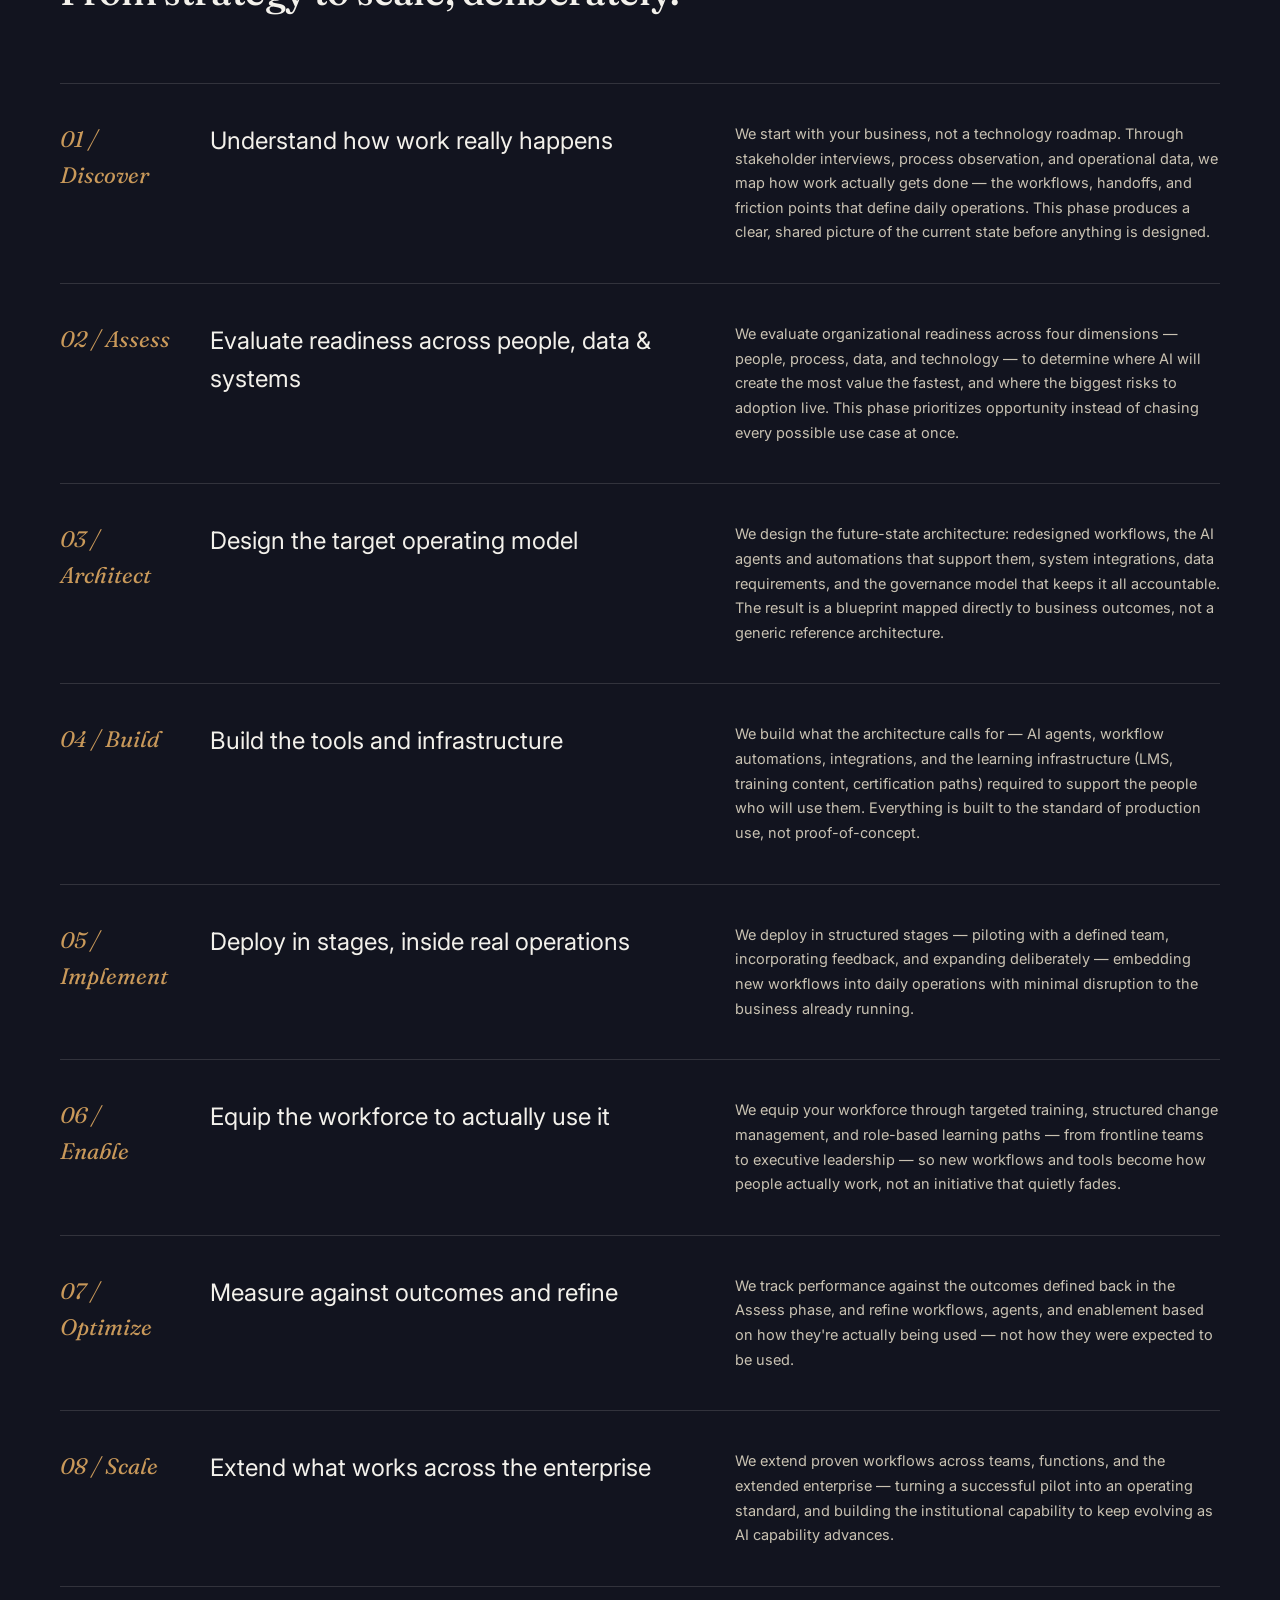
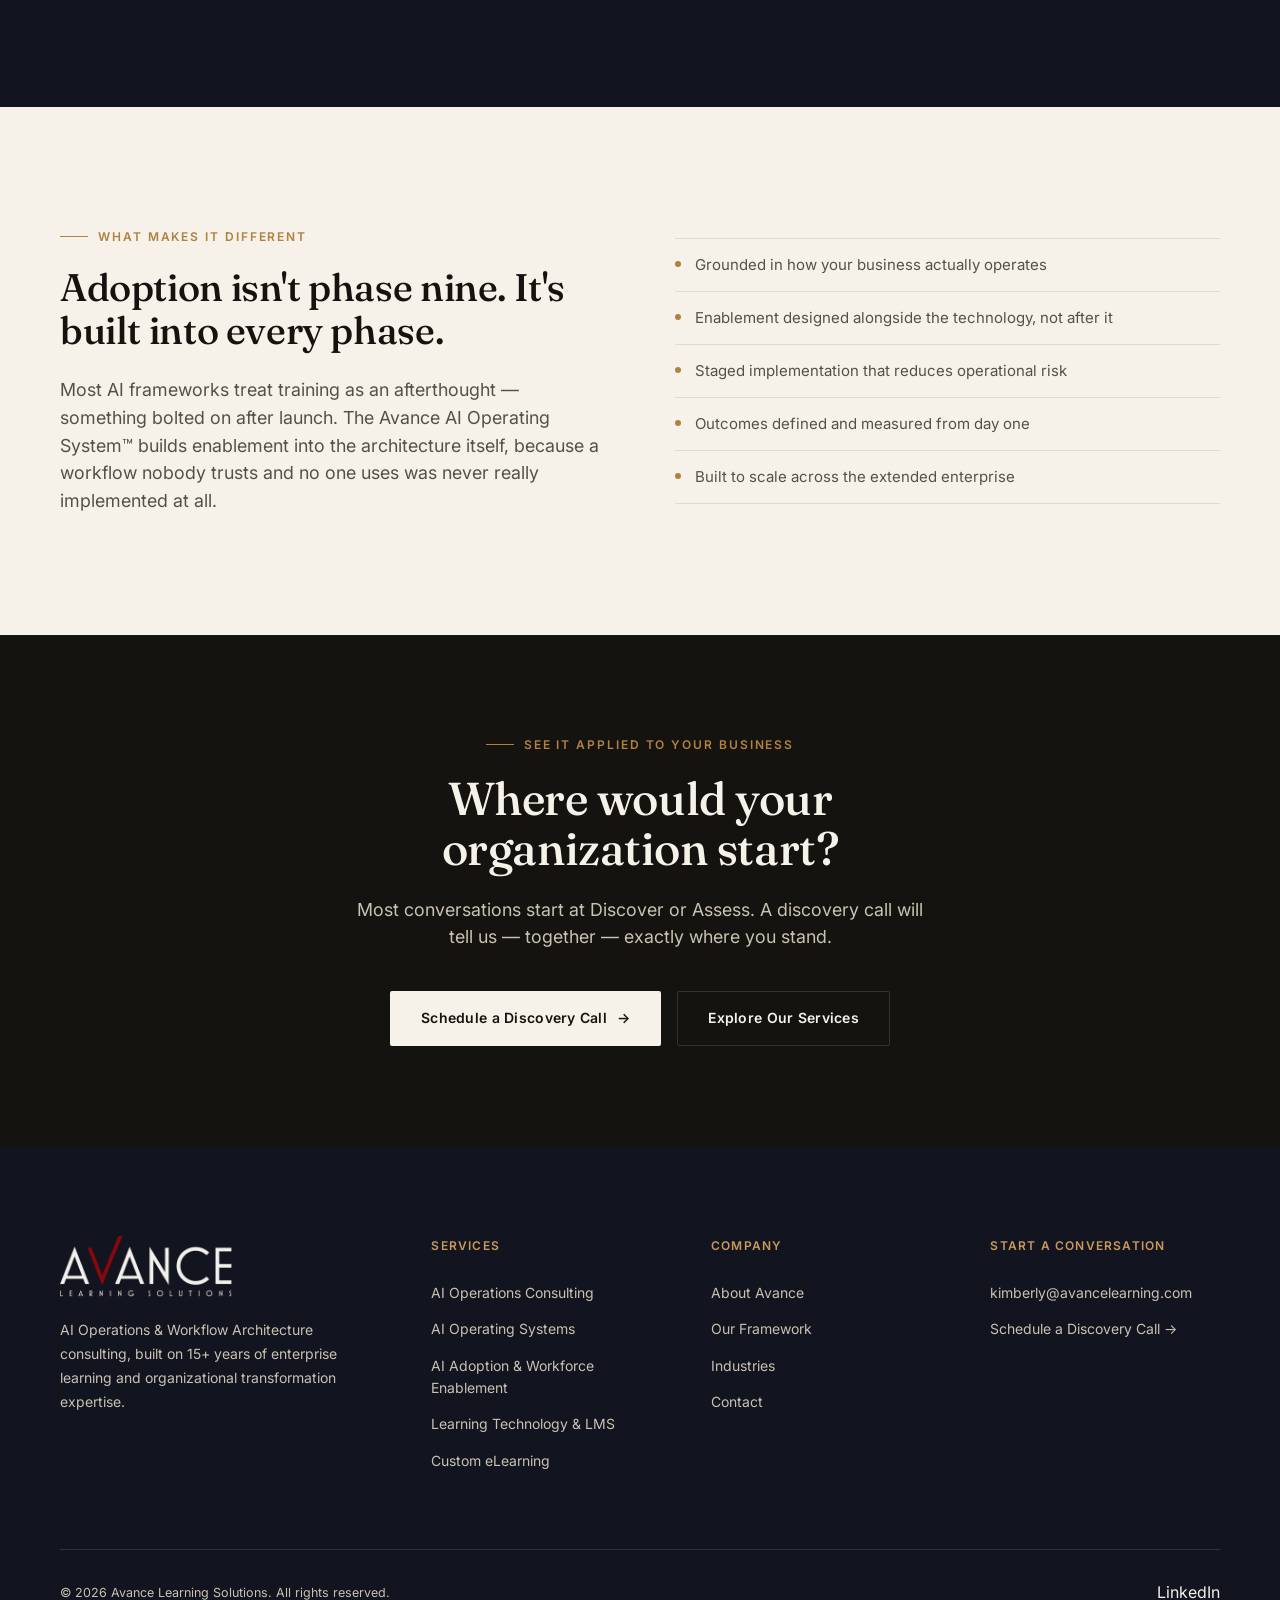
<file: ai-operating-system.html>
<head>
<meta charset="UTF-8">
<meta name="viewport" content="width=device-width, initial-scale=1.0">
<title>The Avance AI Operating System™ — Our Framework | Avance</title>
<meta name="description" content="The Avance AI Operating System™ is our proprietary eight-phase framework — Discover, Assess, Architect, Build, Implement, Enable, Optimize, Scale — that moves organizations from AI strategy to measurable business transformation.">
<link rel="icon" href="assets/favicon.svg" type="image/svg+xml">
<link rel="stylesheet" href="css/style.css">
</head>
<body>

<header class="site-header">
  <div class="wrap header-row">
    <a href="index.html" class="logo"><img src="assets/avance-logo-light.png" alt="Avance Learning Solutions" class="logo-img"></a>
    <nav class="main-nav">
      <a href="services.html">Services</a>
      <a href="ai-operating-system.html" class="active">AI Operating System</a>
      <a href="learning-technology-lms.html">Learning Technology</a>
      <a href="industries.html">Industries</a>
      <a href="about.html">About</a>
    </nav>
    <div class="header-actions">
      <a href="contact.html" class="btn btn-ghost">Contact</a>
      <a href="contact.html" class="btn btn-primary">Schedule a Discovery Call <span class="btn-arrow">→</span></a>
    </div>
    <button class="nav-toggle" aria-label="Menu"><span></span><span></span><span></span></button>
  </div>
</header>

<div class="mobile-nav">
  <nav>
    <a href="services.html">Services</a>
    <a href="ai-operating-system.html">AI Operating System</a>
    <a href="learning-technology-lms.html">Learning Technology</a>
    <a href="custom-elearning.html">Custom eLearning</a>
    <a href="industries.html">Industries</a>
    <a href="about.html">About</a>
    <a href="contact.html">Contact</a>
  </nav>
  <div class="cta-row">
    <a href="contact.html" class="btn btn-primary">Schedule a Discovery Call →</a>
  </div>
</div>

<main>

  <section class="page-hero">
    <div class="hero-grid"></div>
    <div class="wrap">
      <div class="breadcrumb"><a href="index.html">Home</a> / AI Operating System</div>
      <div class="eyebrow">Our Methodology</div>
      <h1 class="type-h1">The Avance AI Operating System™</h1>
      <p class="type-lead">A proprietary, eight-phase framework that moves organizations from AI strategy to measurable business transformation — connecting people, process, AI agents, knowledge, and automation into one scalable operating model.</p>
      <div class="cta-row mt-40">
        <a href="contact.html" class="btn btn-primary">Schedule a Discovery Call <span class="btn-arrow">→</span></a>
        <a href="#phases" class="btn btn-ghost">See the Eight Phases</a>
      </div>
    </div>
  </section>

  <section class="section-pad">
    <div class="wrap">
      <div class="statement" data-reveal>
        <div class="eyebrow">Why a Framework</div>
        <h2 class="type-h1 max-64">Most AI initiatives stall between the pilot and the rollout. This is the framework that closes that gap.</h2>
        <p class="type-lead mt-32 max-64">Most organizations don't fail at AI because the technology doesn't work. They fail because there's no operating model connecting strategy to daily behavior — no architecture linking a promising pilot to a workflow people actually rely on. The Avance AI Operating System™ is how we close that gap: a repeatable, disciplined path from where you are today to a business that runs on intelligent, adopted workflows.</p>
      </div>
    </div>
  </section>

  <!-- PHASES -->
  <section class="section-pad bg-navy on-navy" id="phases">
    <div class="wrap">
      <div class="sec-head" data-reveal>
        <div class="eyebrow">The Eight Phases</div>
        <h2 class="type-h2">From strategy to scale, deliberately.</h2>
      </div>

      <div class="framework-list">
        <div class="framework-item" data-reveal>
          <div class="fi-num">01 / Discover</div>
          <div class="fi-name">Understand how work really happens</div>
          <div class="fi-desc">We start with your business, not a technology roadmap. Through stakeholder interviews, process observation, and operational data, we map how work actually gets done — the workflows, handoffs, and friction points that define daily operations. This phase produces a clear, shared picture of the current state before anything is designed.</div>
        </div>
        <div class="framework-item" data-reveal>
          <div class="fi-num">02 / Assess</div>
          <div class="fi-name">Evaluate readiness across people, data & systems</div>
          <div class="fi-desc">We evaluate organizational readiness across four dimensions — people, process, data, and technology — to determine where AI will create the most value the fastest, and where the biggest risks to adoption live. This phase prioritizes opportunity instead of chasing every possible use case at once.</div>
        </div>
        <div class="framework-item" data-reveal>
          <div class="fi-num">03 / Architect</div>
          <div class="fi-name">Design the target operating model</div>
          <div class="fi-desc">We design the future-state architecture: redesigned workflows, the AI agents and automations that support them, system integrations, data requirements, and the governance model that keeps it all accountable. The result is a blueprint mapped directly to business outcomes, not a generic reference architecture.</div>
        </div>
        <div class="framework-item" data-reveal>
          <div class="fi-num">04 / Build</div>
          <div class="fi-name">Build the tools and infrastructure</div>
          <div class="fi-desc">We build what the architecture calls for — AI agents, workflow automations, integrations, and the learning infrastructure (LMS, training content, certification paths) required to support the people who will use them. Everything is built to the standard of production use, not proof-of-concept.</div>
        </div>
        <div class="framework-item" data-reveal>
          <div class="fi-num">05 / Implement</div>
          <div class="fi-name">Deploy in stages, inside real operations</div>
          <div class="fi-desc">We deploy in structured stages — piloting with a defined team, incorporating feedback, and expanding deliberately — embedding new workflows into daily operations with minimal disruption to the business already running.</div>
        </div>
        <div class="framework-item" data-reveal>
          <div class="fi-num">06 / Enable</div>
          <div class="fi-name">Equip the workforce to actually use it</div>
          <div class="fi-desc">We equip your workforce through targeted training, structured change management, and role-based learning paths — from frontline teams to executive leadership — so new workflows and tools become how people actually work, not an initiative that quietly fades.</div>
        </div>
        <div class="framework-item" data-reveal>
          <div class="fi-num">07 / Optimize</div>
          <div class="fi-name">Measure against outcomes and refine</div>
          <div class="fi-desc">We track performance against the outcomes defined back in the Assess phase, and refine workflows, agents, and enablement based on how they're actually being used — not how they were expected to be used.</div>
        </div>
        <div class="framework-item" data-reveal>
          <div class="fi-num">08 / Scale</div>
          <div class="fi-name">Extend what works across the enterprise</div>
          <div class="fi-desc">We extend proven workflows across teams, functions, and the extended enterprise — turning a successful pilot into an operating standard, and building the institutional capability to keep evolving as AI capability advances.</div>
        </div>
      </div>
    </div>
  </section>

  <!-- WHAT MAKES IT DIFFERENT -->
  <section class="section-pad">
    <div class="wrap">
      <div class="feature-row">
        <div data-reveal>
          <div class="eyebrow">What Makes It Different</div>
          <h2 class="type-h2">Adoption isn't phase nine. It's built into every phase.</h2>
          <p class="type-lead mt-24">Most AI frameworks treat training as an afterthought — something bolted on after launch. The Avance AI Operating System™ builds enablement into the architecture itself, because a workflow nobody trusts and no one uses was never really implemented at all.</p>
        </div>
        <div data-reveal>
          <ul class="check-list">
            <li><span class="dot"></span>Grounded in how your business actually operates</li>
            <li><span class="dot"></span>Enablement designed alongside the technology, not after it</li>
            <li><span class="dot"></span>Staged implementation that reduces operational risk</li>
            <li><span class="dot"></span>Outcomes defined and measured from day one</li>
            <li><span class="dot"></span>Built to scale across the extended enterprise</li>
          </ul>
        </div>
      </div>
    </div>
  </section>

  <section class="cta-band" data-reveal>
    <div class="wrap">
      <div class="eyebrow" style="justify-content:center;">See It Applied to Your Business</div>
      <h2 class="type-h1">Where would your organization start?</h2>
      <p class="type-lead">Most conversations start at Discover or Assess. A discovery call will tell us — together — exactly where you stand.</p>
      <div class="cta-row">
        <a href="contact.html" class="btn btn-primary">Schedule a Discovery Call <span class="btn-arrow">→</span></a>
        <a href="services.html" class="btn btn-ghost">Explore Our Services</a>
      </div>
    </div>
  </section>

</main>

<footer class="site-footer">
  <div class="wrap">
    <div class="footer-top">
      <div class="footer-brand">
        <a href="index.html" class="logo"><img src="assets/avance-logo-light.png" alt="Avance Learning Solutions" class="logo-img"></a>
        <p>AI Operations &amp; Workflow Architecture consulting, built on 15+ years of enterprise learning and organizational transformation expertise.</p>
      </div>
      <div class="footer-col">
        <h4>Services</h4>
        <a href="services.html#ai-operations">AI Operations Consulting</a>
        <a href="ai-operating-system.html">AI Operating Systems</a>
        <a href="services.html#adoption">AI Adoption &amp; Workforce Enablement</a>
        <a href="learning-technology-lms.html">Learning Technology &amp; LMS</a>
        <a href="custom-elearning.html">Custom eLearning</a>
      </div>
      <div class="footer-col">
        <h4>Company</h4>
        <a href="about.html">About Avance</a>
        <a href="ai-operating-system.html">Our Framework</a>
        <a href="industries.html">Industries</a>
        <a href="contact.html">Contact</a>
      </div>
      <div class="footer-col">
        <h4>Start a Conversation</h4>
        <p>kimberly@avancelearning.com</p>
        <a href="contact.html">Schedule a Discovery Call →</a>
      </div>
    </div>
    <div class="footer-bottom">
      <span>© <span data-year></span> Avance Learning Solutions. All rights reserved.</span>
      <div class="footer-social">
        <a href="#">LinkedIn</a>
      </div>
    </div>
  </div>
</footer>
<script src="js/main.js"></script>
</body>
</html>
</file>
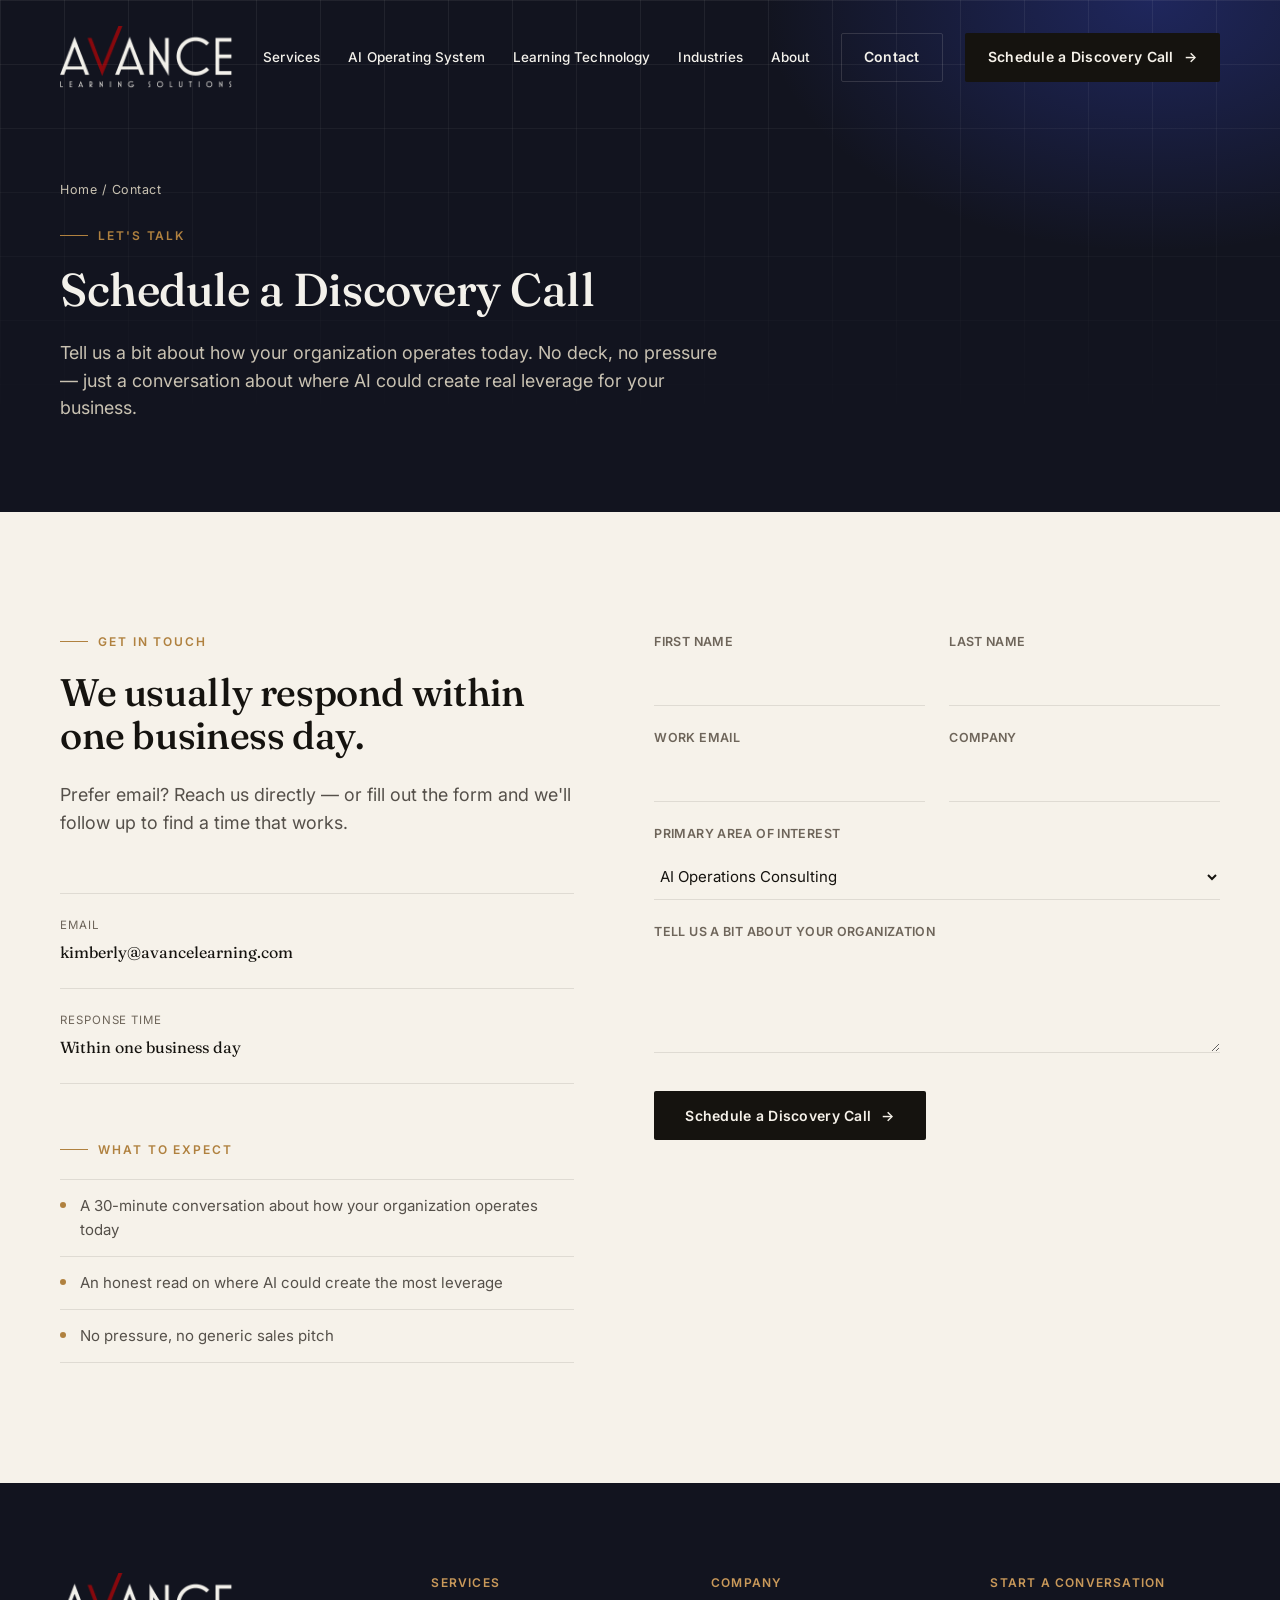
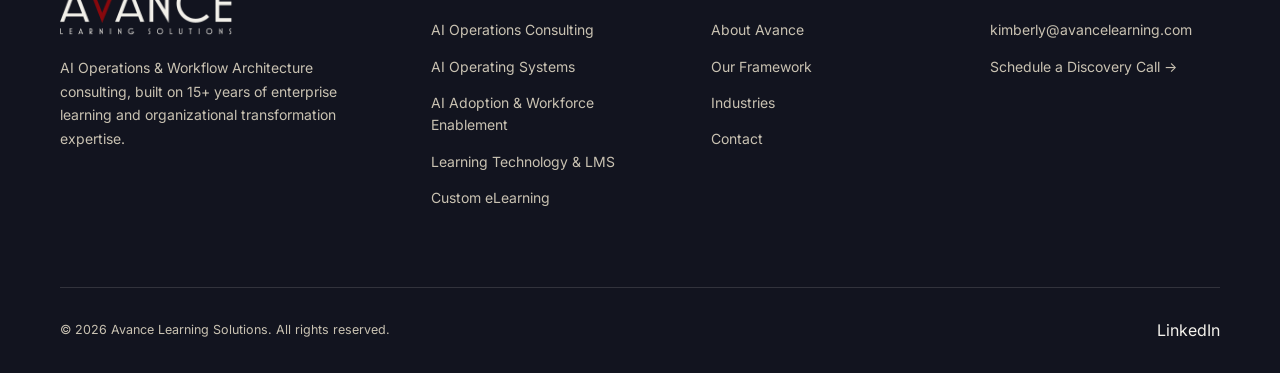
<file: contact.html>
<head>
<meta charset="UTF-8">
<meta name="viewport" content="width=device-width, initial-scale=1.0">
<title>Contact Avance — Schedule a Discovery Call</title>
<meta name="description" content="Schedule a discovery call with Avance Learning Solutions to talk through how AI operations, workflow architecture, and enablement could work inside your organization.">
<link rel="icon" href="assets/favicon.svg" type="image/svg+xml">
<link rel="stylesheet" href="css/style.css">
</head>
<body>

<header class="site-header">
  <div class="wrap header-row">
    <a href="index.html" class="logo"><img src="assets/avance-logo-light.png" alt="Avance Learning Solutions" class="logo-img"></a>
    <nav class="main-nav">
      <a href="services.html">Services</a>
      <a href="ai-operating-system.html">AI Operating System</a>
      <a href="learning-technology-lms.html">Learning Technology</a>
      <a href="industries.html">Industries</a>
      <a href="about.html">About</a>
    </nav>
    <div class="header-actions">
      <a href="contact.html" class="btn btn-ghost">Contact</a>
      <a href="contact.html" class="btn btn-primary">Schedule a Discovery Call <span class="btn-arrow">→</span></a>
    </div>
    <button class="nav-toggle" aria-label="Menu"><span></span><span></span><span></span></button>
  </div>
</header>

<div class="mobile-nav">
  <nav>
    <a href="services.html">Services</a>
    <a href="ai-operating-system.html">AI Operating System</a>
    <a href="learning-technology-lms.html">Learning Technology</a>
    <a href="custom-elearning.html">Custom eLearning</a>
    <a href="industries.html">Industries</a>
    <a href="about.html">About</a>
    <a href="contact.html">Contact</a>
  </nav>
  <div class="cta-row">
    <a href="contact.html" class="btn btn-primary">Schedule a Discovery Call →</a>
  </div>
</div>

<main>

  <section class="page-hero">
    <div class="hero-grid"></div>
    <div class="wrap">
      <div class="breadcrumb"><a href="index.html">Home</a> / Contact</div>
      <div class="eyebrow">Let's Talk</div>
      <h1 class="type-h1">Schedule a Discovery Call</h1>
      <p class="type-lead">Tell us a bit about how your organization operates today. No deck, no pressure — just a conversation about where AI could create real leverage for your business.</p>
    </div>
  </section>

  <section class="section-pad">
    <div class="wrap">
      <div class="contact-grid">

        <div data-reveal>
          <div class="eyebrow">Get in Touch</div>
          <h2 class="type-h2">We usually respond within one business day.</h2>
          <p class="type-lead mt-24">Prefer email? Reach us directly — or fill out the form and we'll follow up to find a time that works.</p>

          <ul class="contact-info mt-56">
            <li><span class="label">Email</span><span class="value">kimberly@avancelearning.com</span></li>
            <li><span class="label">Response Time</span><span class="value">Within one business day</span></li>
          </ul>

          <div class="mt-56">
            <div class="eyebrow">What to Expect</div>
            <ul class="check-list">
              <li><span class="dot"></span>A 30-minute conversation about how your organization operates today</li>
              <li><span class="dot"></span>An honest read on where AI could create the most leverage</li>
              <li><span class="dot"></span>No pressure, no generic sales pitch</li>
            </ul>
          </div>
        </div>

        <div data-reveal>
          <form class="contact-form">
            <div class="field-row">
              <div class="field">
                <label for="firstName">First Name</label>
                <input type="text" id="firstName" name="firstName" required>
              </div>
              <div class="field">
                <label for="lastName">Last Name</label>
                <input type="text" id="lastName" name="lastName" required>
              </div>
            </div>
            <div class="field-row">
              <div class="field">
                <label for="email">Work Email</label>
                <input type="email" id="email" name="email" required>
              </div>
              <div class="field">
                <label for="company">Company</label>
                <input type="text" id="company" name="company" required>
              </div>
            </div>
            <div class="field">
              <label for="interest">Primary Area of Interest</label>
              <select id="interest" name="interest">
                <option>AI Operations Consulting</option>
                <option>AI Operating Systems</option>
                <option>AI Adoption &amp; Workforce Enablement</option>
                <option>Learning Technology &amp; LMS Solutions</option>
                <option>Custom eLearning Development</option>
                <option>Not sure yet</option>
              </select>
            </div>
            <div class="field">
              <label for="message">Tell us a bit about your organization</label>
              <textarea id="message" name="message" rows="4"></textarea>
            </div>
            <button type="submit" class="btn btn-primary mt-16">Schedule a Discovery Call <span class="btn-arrow">→</span></button>
          </form>
        </div>

      </div>
    </div>
  </section>

</main>

<footer class="site-footer">
  <div class="wrap">
    <div class="footer-top">
      <div class="footer-brand">
        <a href="index.html" class="logo"><img src="assets/avance-logo-light.png" alt="Avance Learning Solutions" class="logo-img"></a>
        <p>AI Operations &amp; Workflow Architecture consulting, built on 15+ years of enterprise learning and organizational transformation expertise.</p>
      </div>
      <div class="footer-col">
        <h4>Services</h4>
        <a href="services.html#ai-operations">AI Operations Consulting</a>
        <a href="ai-operating-system.html">AI Operating Systems</a>
        <a href="services.html#adoption">AI Adoption &amp; Workforce Enablement</a>
        <a href="learning-technology-lms.html">Learning Technology &amp; LMS</a>
        <a href="custom-elearning.html">Custom eLearning</a>
      </div>
      <div class="footer-col">
        <h4>Company</h4>
        <a href="about.html">About Avance</a>
        <a href="ai-operating-system.html">Our Framework</a>
        <a href="industries.html">Industries</a>
        <a href="contact.html">Contact</a>
      </div>
      <div class="footer-col">
        <h4>Start a Conversation</h4>
        <p>kimberly@avancelearning.com</p>
        <a href="contact.html">Schedule a Discovery Call →</a>
      </div>
    </div>
    <div class="footer-bottom">
      <span>© <span data-year></span> Avance Learning Solutions. All rights reserved.</span>
      <div class="footer-social">
        <a href="#">LinkedIn</a>
      </div>
    </div>
  </div>
</footer>
<script src="js/main.js"></script>
</body>
</html>
</file>
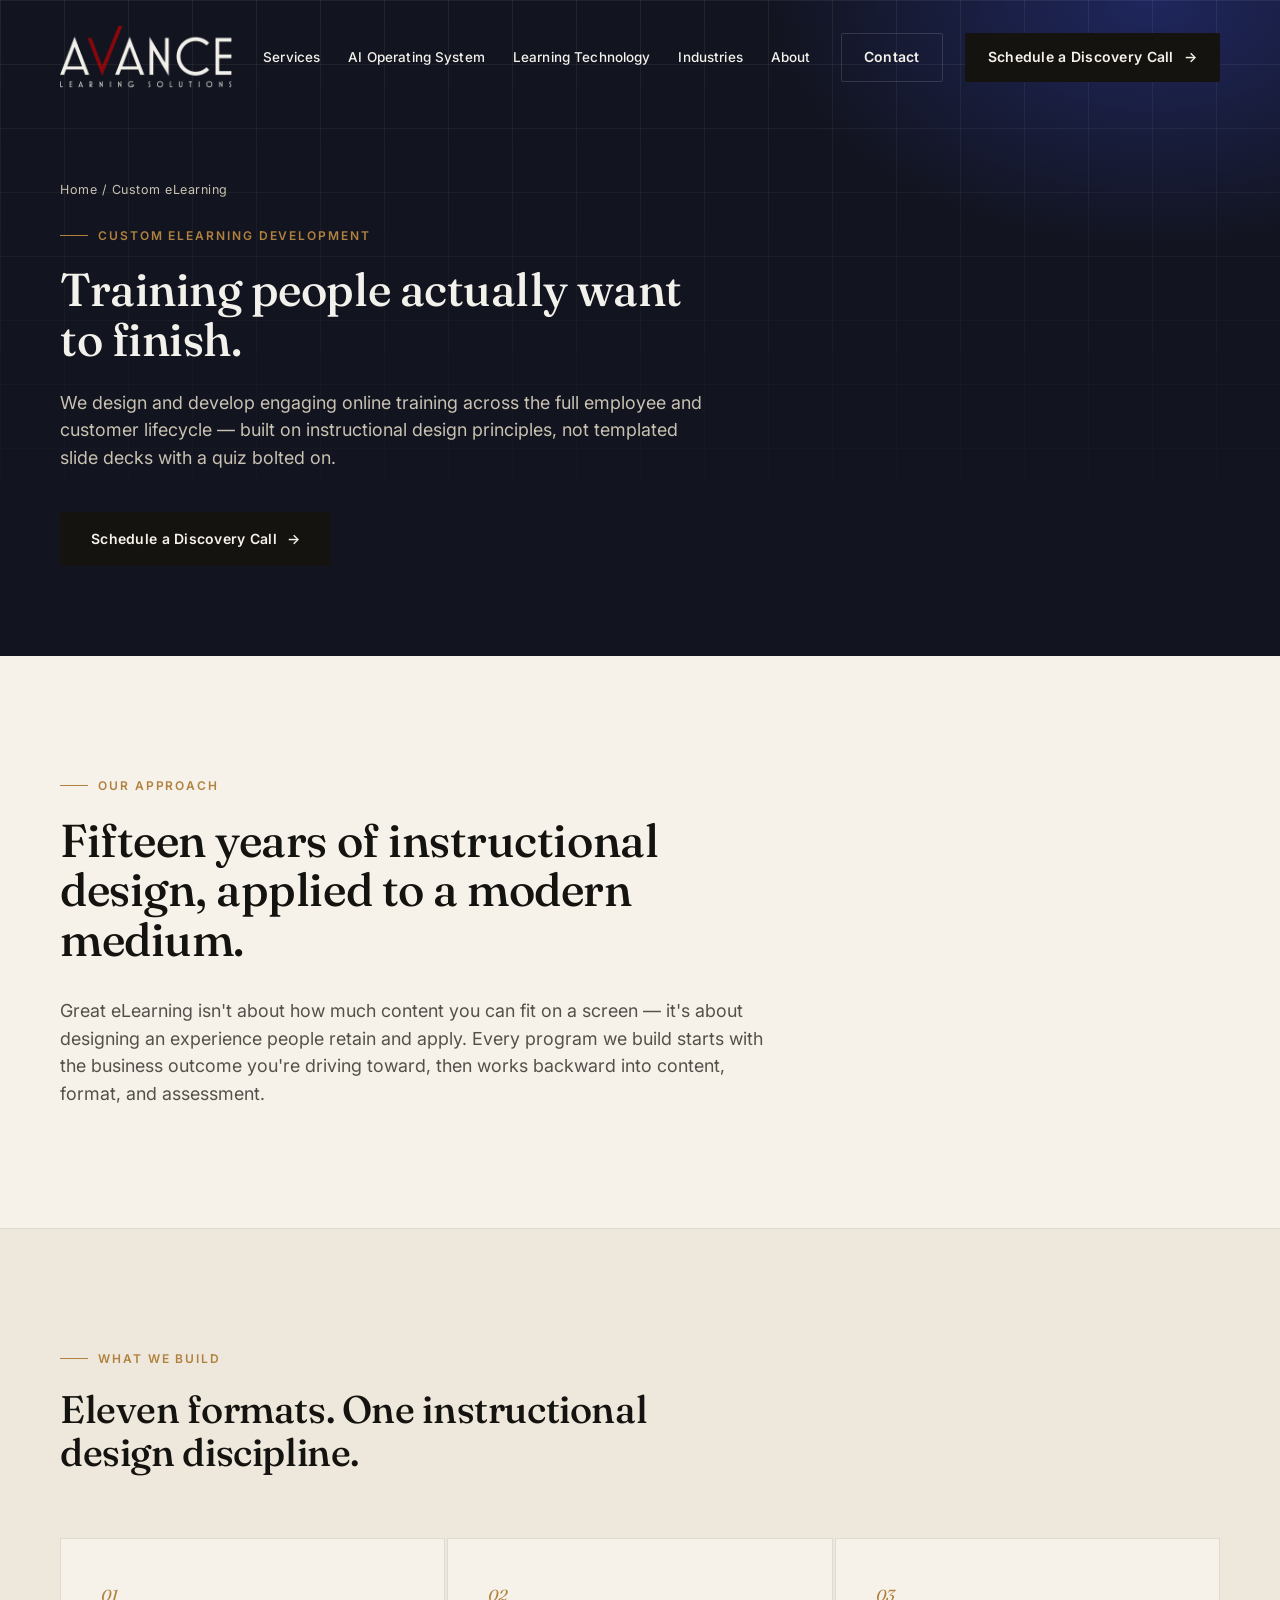
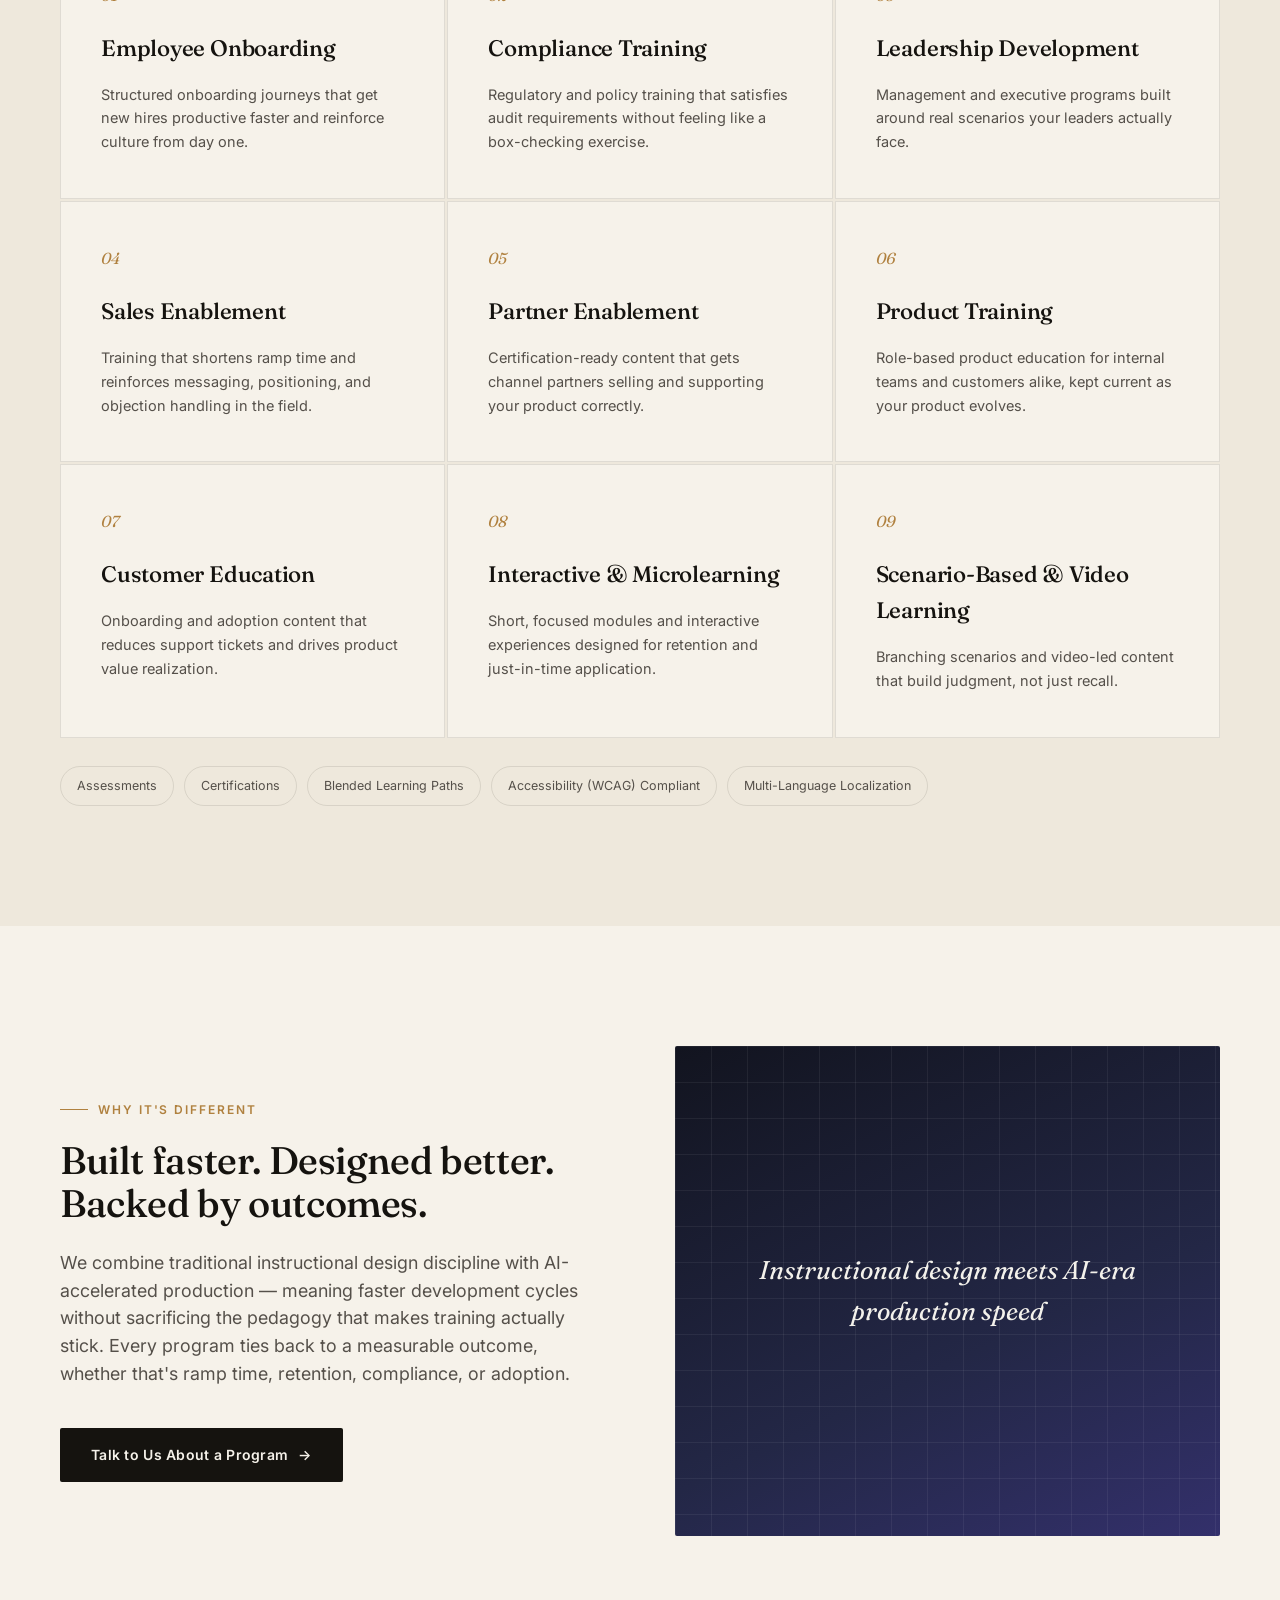
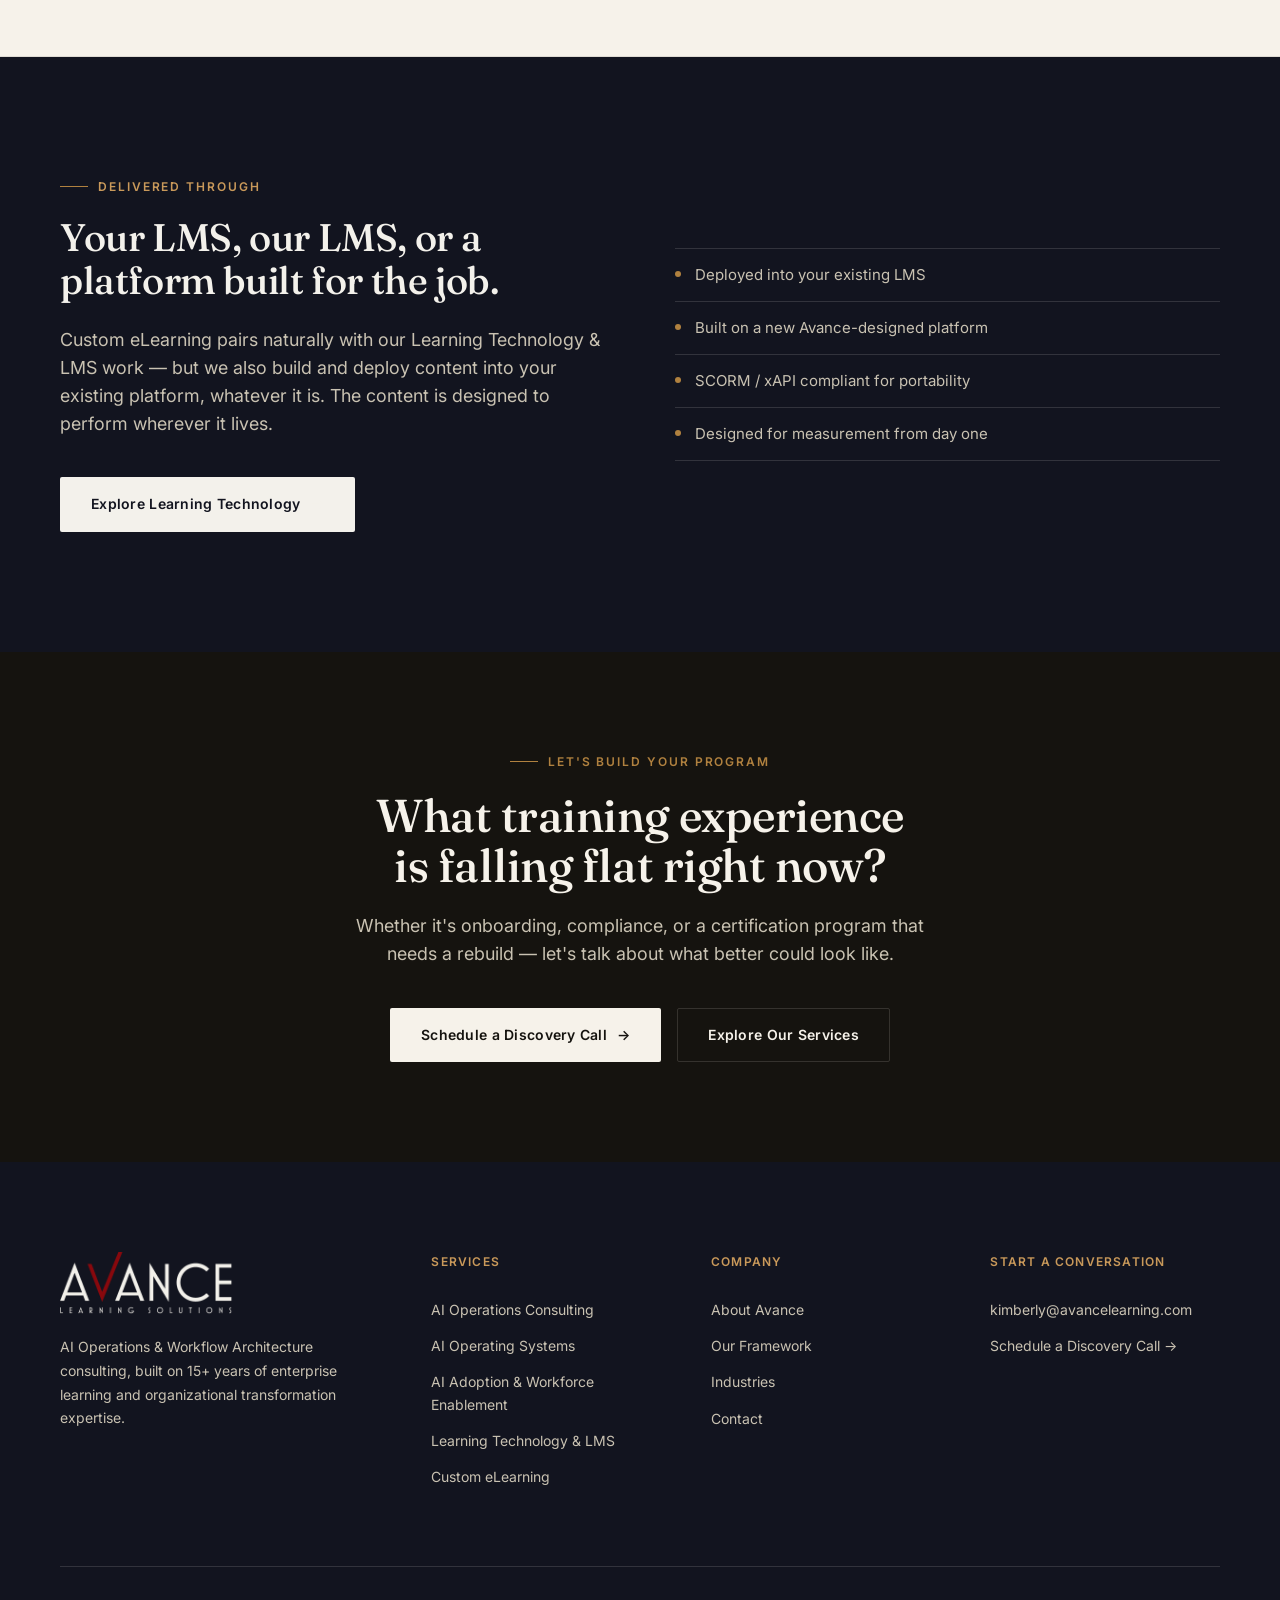
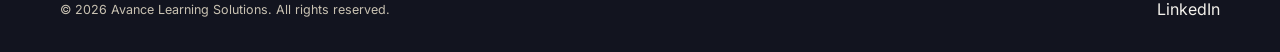
<file: custom-elearning.html>
<head>
<meta charset="UTF-8">
<meta name="viewport" content="width=device-width, initial-scale=1.0">
<title>Custom eLearning Development | Avance</title>
<meta name="description" content="Avance develops engaging custom eLearning — onboarding, compliance, leadership development, sales and partner enablement, product training, customer education, microlearning, and certification.">
<link rel="icon" href="assets/favicon.svg" type="image/svg+xml">
<link rel="stylesheet" href="css/style.css">
</head>
<body>

<header class="site-header">
  <div class="wrap header-row">
    <a href="index.html" class="logo"><img src="assets/avance-logo-light.png" alt="Avance Learning Solutions" class="logo-img"></a>
    <nav class="main-nav">
      <a href="services.html">Services</a>
      <a href="ai-operating-system.html">AI Operating System</a>
      <a href="learning-technology-lms.html">Learning Technology</a>
      <a href="industries.html">Industries</a>
      <a href="about.html">About</a>
    </nav>
    <div class="header-actions">
      <a href="contact.html" class="btn btn-ghost">Contact</a>
      <a href="contact.html" class="btn btn-primary">Schedule a Discovery Call <span class="btn-arrow">→</span></a>
    </div>
    <button class="nav-toggle" aria-label="Menu"><span></span><span></span><span></span></button>
  </div>
</header>

<div class="mobile-nav">
  <nav>
    <a href="services.html">Services</a>
    <a href="ai-operating-system.html">AI Operating System</a>
    <a href="learning-technology-lms.html">Learning Technology</a>
    <a href="custom-elearning.html">Custom eLearning</a>
    <a href="industries.html">Industries</a>
    <a href="about.html">About</a>
    <a href="contact.html">Contact</a>
  </nav>
  <div class="cta-row">
    <a href="contact.html" class="btn btn-primary">Schedule a Discovery Call →</a>
  </div>
</div>

<main>

  <section class="page-hero">
    <div class="hero-grid"></div>
    <div class="wrap">
      <div class="breadcrumb"><a href="index.html">Home</a> / Custom eLearning</div>
      <div class="eyebrow">Custom eLearning Development</div>
      <h1 class="type-h1">Training people actually want to finish.</h1>
      <p class="type-lead">We design and develop engaging online training across the full employee and customer lifecycle — built on instructional design principles, not templated slide decks with a quiz bolted on.</p>
      <div class="cta-row mt-40">
        <a href="contact.html" class="btn btn-primary">Schedule a Discovery Call <span class="btn-arrow">→</span></a>
      </div>
    </div>
  </section>

  <section class="section-pad">
    <div class="wrap">
      <div class="statement" data-reveal>
        <div class="eyebrow">Our Approach</div>
        <h2 class="type-h1 max-64">Fifteen years of instructional design, applied to a modern medium.</h2>
        <p class="type-lead mt-32 max-64">Great eLearning isn't about how much content you can fit on a screen — it's about designing an experience people retain and apply. Every program we build starts with the business outcome you're driving toward, then works backward into content, format, and assessment.</p>
      </div>
    </div>
  </section>

  <hr class="divider">

  <!-- CAPABILITY GRID -->
  <section class="section-pad bg-alt">
    <div class="wrap">
      <div class="sec-head" data-reveal>
        <div class="eyebrow">What We Build</div>
        <h2 class="type-h2">Eleven formats. One instructional design discipline.</h2>
      </div>

      <div class="grid-3" data-reveal-group>
        <div class="service-card" data-reveal><div class="card-num">01</div><h3>Employee Onboarding</h3><p>Structured onboarding journeys that get new hires productive faster and reinforce culture from day one.</p></div>
        <div class="service-card" data-reveal><div class="card-num">02</div><h3>Compliance Training</h3><p>Regulatory and policy training that satisfies audit requirements without feeling like a box-checking exercise.</p></div>
        <div class="service-card" data-reveal><div class="card-num">03</div><h3>Leadership Development</h3><p>Management and executive programs built around real scenarios your leaders actually face.</p></div>
        <div class="service-card" data-reveal><div class="card-num">04</div><h3>Sales Enablement</h3><p>Training that shortens ramp time and reinforces messaging, positioning, and objection handling in the field.</p></div>
        <div class="service-card" data-reveal><div class="card-num">05</div><h3>Partner Enablement</h3><p>Certification-ready content that gets channel partners selling and supporting your product correctly.</p></div>
        <div class="service-card" data-reveal><div class="card-num">06</div><h3>Product Training</h3><p>Role-based product education for internal teams and customers alike, kept current as your product evolves.</p></div>
        <div class="service-card" data-reveal><div class="card-num">07</div><h3>Customer Education</h3><p>Onboarding and adoption content that reduces support tickets and drives product value realization.</p></div>
        <div class="service-card" data-reveal><div class="card-num">08</div><h3>Interactive &amp; Microlearning</h3><p>Short, focused modules and interactive experiences designed for retention and just-in-time application.</p></div>
        <div class="service-card" data-reveal><div class="card-num">09</div><h3>Scenario-Based &amp; Video Learning</h3><p>Branching scenarios and video-led content that build judgment, not just recall.</p></div>
      </div>

      <div class="pill-row" data-reveal>
        <span class="pill">Assessments</span>
        <span class="pill">Certifications</span>
        <span class="pill">Blended Learning Paths</span>
        <span class="pill">Accessibility (WCAG) Compliant</span>
        <span class="pill">Multi-Language Localization</span>
      </div>
    </div>
  </section>

  <!-- WHY IT WORKS -->
  <section class="section-pad">
    <div class="wrap">
      <div class="feature-row reverse">
        <div class="fr-visual" data-reveal><span class="fr-tag">Instructional design meets AI-era production speed</span></div>
        <div data-reveal>
          <div class="eyebrow">Why It's Different</div>
          <h2 class="type-h2">Built faster. Designed better. Backed by outcomes.</h2>
          <p class="type-lead mt-24">We combine traditional instructional design discipline with AI-accelerated production — meaning faster development cycles without sacrificing the pedagogy that makes training actually stick. Every program ties back to a measurable outcome, whether that's ramp time, retention, compliance, or adoption.</p>
          <div class="cta-row mt-40">
            <a href="contact.html" class="btn btn-primary">Talk to Us About a Program <span class="btn-arrow">→</span></a>
          </div>
        </div>
      </div>
    </div>
  </section>

  <hr class="divider">

  <section class="section-pad bg-navy on-navy">
    <div class="wrap">
      <div class="feature-row">
        <div data-reveal>
          <div class="eyebrow">Delivered Through</div>
          <h2 class="type-h2">Your LMS, our LMS, or a platform built for the job.</h2>
          <p class="type-lead mt-24">Custom eLearning pairs naturally with our Learning Technology &amp; LMS work — but we also build and deploy content into your existing platform, whatever it is. The content is designed to perform wherever it lives.</p>
          <div class="cta-row mt-40">
            <a href="learning-technology-lms.html" class="btn btn-primary">Explore Learning Technology <span class="btn-arrow">→</span></a>
          </div>
        </div>
        <div data-reveal>
          <ul class="check-list">
            <li><span class="dot"></span>Deployed into your existing LMS</li>
            <li><span class="dot"></span>Built on a new Avance-designed platform</li>
            <li><span class="dot"></span>SCORM / xAPI compliant for portability</li>
            <li><span class="dot"></span>Designed for measurement from day one</li>
          </ul>
        </div>
      </div>
    </div>
  </section>

  <section class="cta-band" data-reveal>
    <div class="wrap">
      <div class="eyebrow" style="justify-content:center;">Let's Build Your Program</div>
      <h2 class="type-h1">What training experience is falling flat right now?</h2>
      <p class="type-lead">Whether it's onboarding, compliance, or a certification program that needs a rebuild — let's talk about what better could look like.</p>
      <div class="cta-row">
        <a href="contact.html" class="btn btn-primary">Schedule a Discovery Call <span class="btn-arrow">→</span></a>
        <a href="services.html" class="btn btn-ghost">Explore Our Services</a>
      </div>
    </div>
  </section>

</main>

<footer class="site-footer">
  <div class="wrap">
    <div class="footer-top">
      <div class="footer-brand">
        <a href="index.html" class="logo"><img src="assets/avance-logo-light.png" alt="Avance Learning Solutions" class="logo-img"></a>
        <p>AI Operations &amp; Workflow Architecture consulting, built on 15+ years of enterprise learning and organizational transformation expertise.</p>
      </div>
      <div class="footer-col">
        <h4>Services</h4>
        <a href="services.html#ai-operations">AI Operations Consulting</a>
        <a href="ai-operating-system.html">AI Operating Systems</a>
        <a href="services.html#adoption">AI Adoption &amp; Workforce Enablement</a>
        <a href="learning-technology-lms.html">Learning Technology &amp; LMS</a>
        <a href="custom-elearning.html">Custom eLearning</a>
      </div>
      <div class="footer-col">
        <h4>Company</h4>
        <a href="about.html">About Avance</a>
        <a href="ai-operating-system.html">Our Framework</a>
        <a href="industries.html">Industries</a>
        <a href="contact.html">Contact</a>
      </div>
      <div class="footer-col">
        <h4>Start a Conversation</h4>
        <p>kimberly@avancelearning.com</p>
        <a href="contact.html">Schedule a Discovery Call →</a>
      </div>
    </div>
    <div class="footer-bottom">
      <span>© <span data-year></span> Avance Learning Solutions. All rights reserved.</span>
      <div class="footer-social">
        <a href="#">LinkedIn</a>
      </div>
    </div>
  </div>
</footer>
<script src="js/main.js"></script>
</body>
</html>
</file>
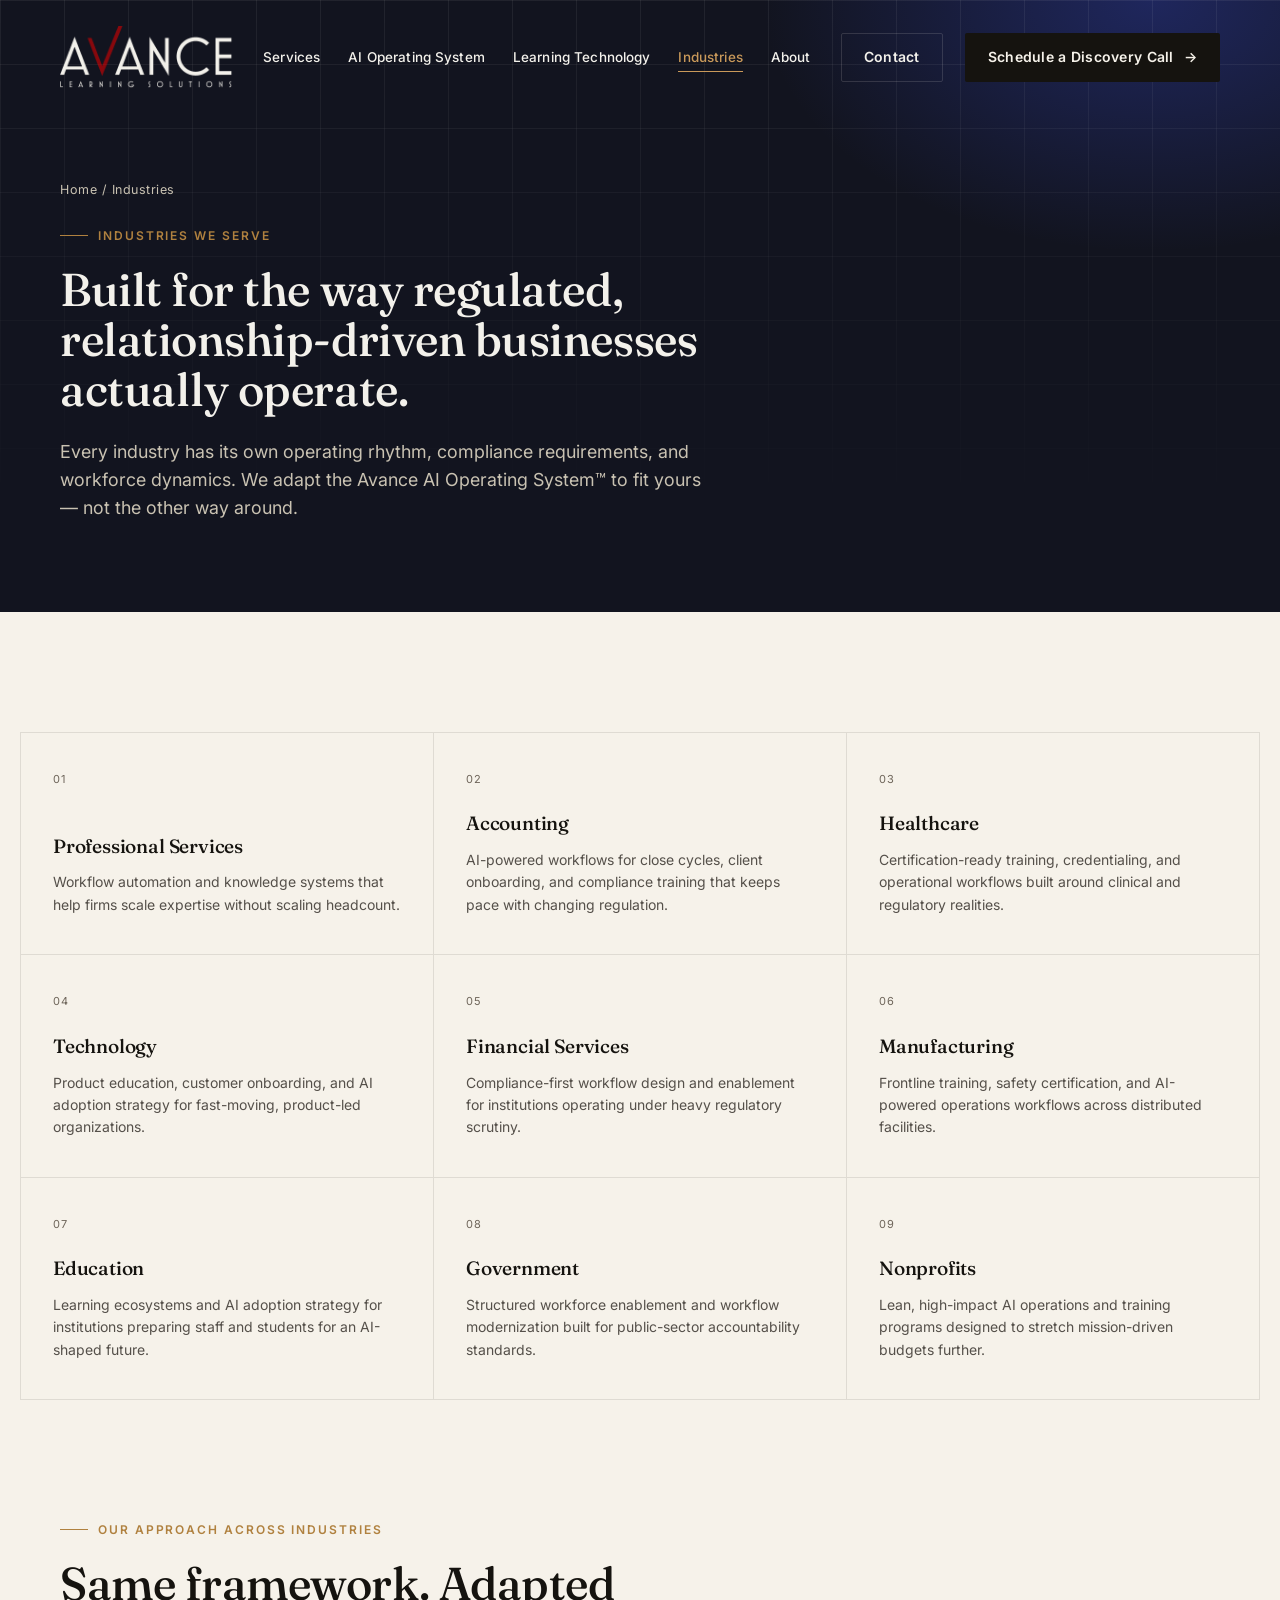
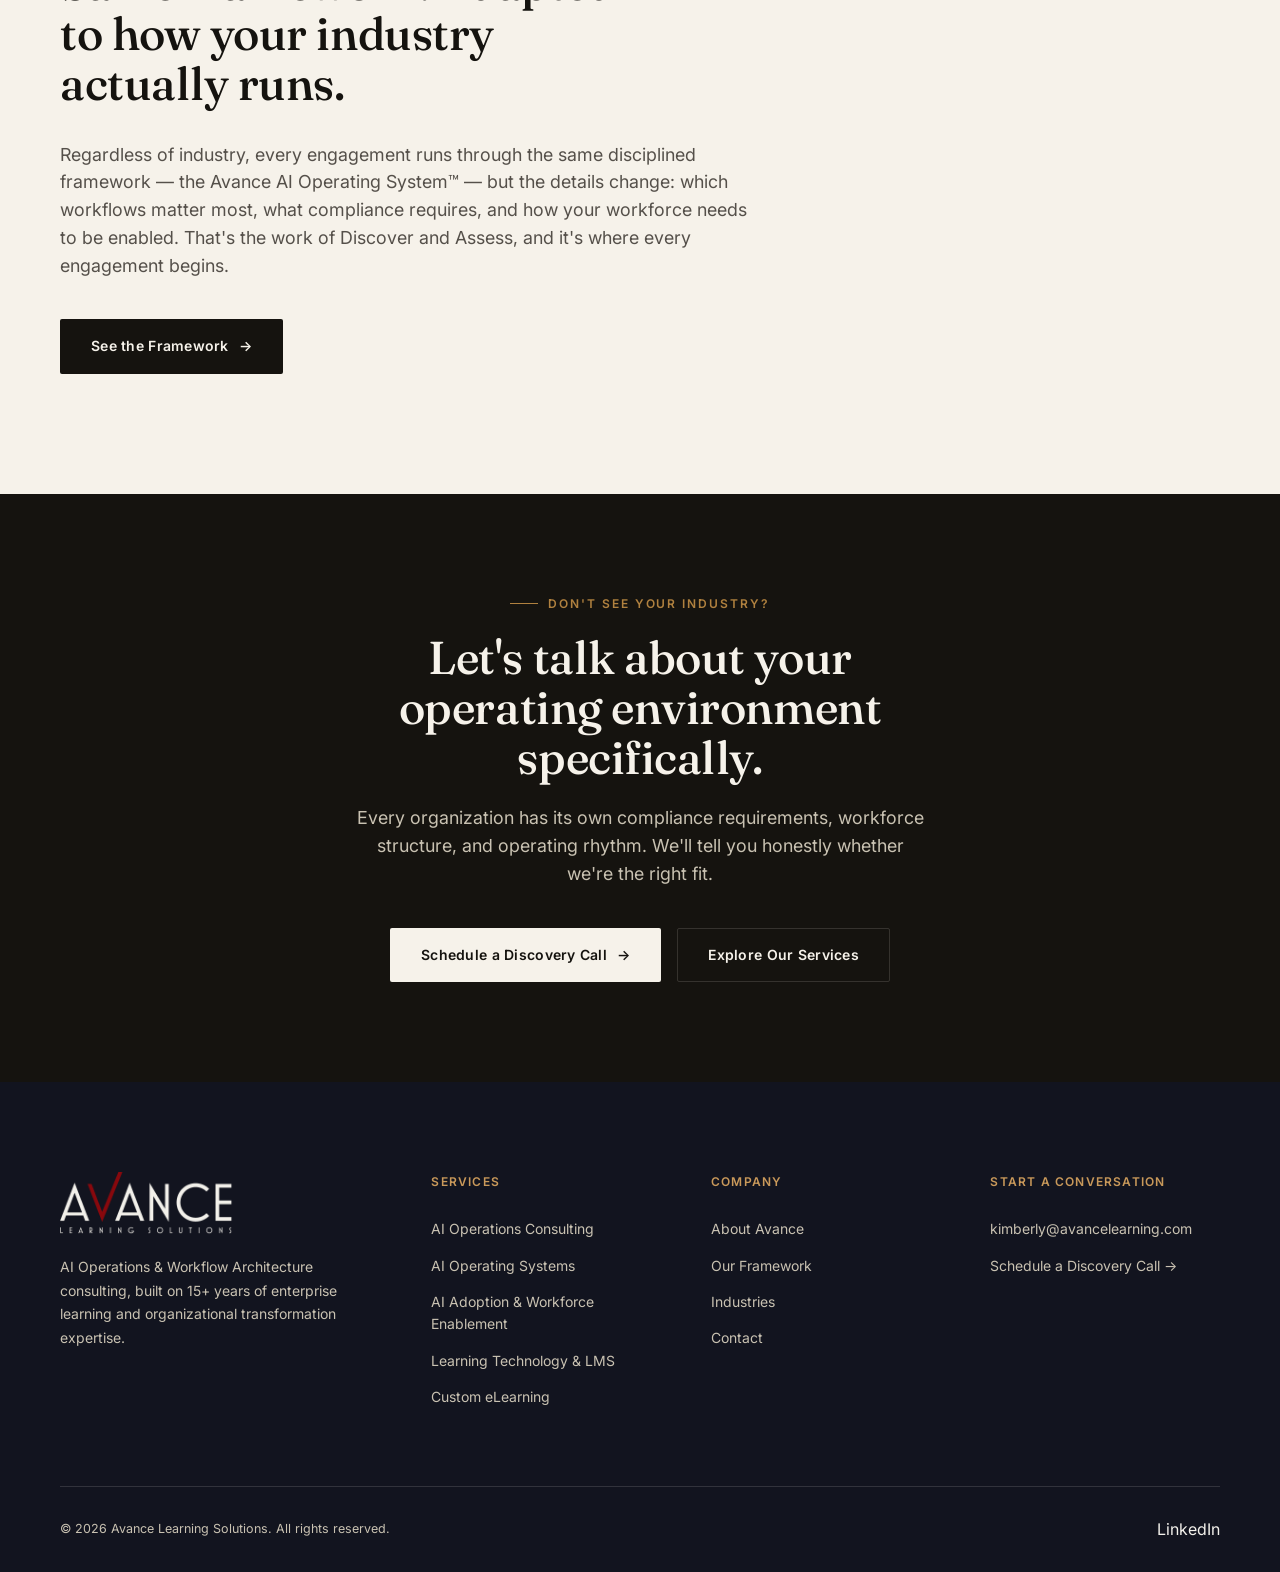
<file: industries.html>
<head>
<meta charset="UTF-8">
<meta name="viewport" content="width=device-width, initial-scale=1.0">
<title>Industries We Serve | Avance</title>
<meta name="description" content="Avance works with professional services, accounting, healthcare, technology, financial services, manufacturing, education, government, and nonprofit organizations.">
<link rel="icon" href="assets/favicon.svg" type="image/svg+xml">
<link rel="stylesheet" href="css/style.css">
</head>
<body>

<header class="site-header">
  <div class="wrap header-row">
    <a href="index.html" class="logo"><img src="assets/avance-logo-light.png" alt="Avance Learning Solutions" class="logo-img"></a>
    <nav class="main-nav">
      <a href="services.html">Services</a>
      <a href="ai-operating-system.html">AI Operating System</a>
      <a href="learning-technology-lms.html">Learning Technology</a>
      <a href="industries.html" class="active">Industries</a>
      <a href="about.html">About</a>
    </nav>
    <div class="header-actions">
      <a href="contact.html" class="btn btn-ghost">Contact</a>
      <a href="contact.html" class="btn btn-primary">Schedule a Discovery Call <span class="btn-arrow">→</span></a>
    </div>
    <button class="nav-toggle" aria-label="Menu"><span></span><span></span><span></span></button>
  </div>
</header>

<div class="mobile-nav">
  <nav>
    <a href="services.html">Services</a>
    <a href="ai-operating-system.html">AI Operating System</a>
    <a href="learning-technology-lms.html">Learning Technology</a>
    <a href="custom-elearning.html">Custom eLearning</a>
    <a href="industries.html">Industries</a>
    <a href="about.html">About</a>
    <a href="contact.html">Contact</a>
  </nav>
  <div class="cta-row">
    <a href="contact.html" class="btn btn-primary">Schedule a Discovery Call →</a>
  </div>
</div>

<main>

  <section class="page-hero">
    <div class="hero-grid"></div>
    <div class="wrap">
      <div class="breadcrumb"><a href="index.html">Home</a> / Industries</div>
      <div class="eyebrow">Industries We Serve</div>
      <h1 class="type-h1">Built for the way regulated, relationship-driven businesses actually operate.</h1>
      <p class="type-lead">Every industry has its own operating rhythm, compliance requirements, and workforce dynamics. We adapt the Avance AI Operating System™ to fit yours — not the other way around.</p>
    </div>
  </section>

  <section class="section-pad" style="padding-bottom:0;">
    <div class="wrap" style="padding:0;">
      <div class="industry-grid is-detailed" data-reveal>

        <div class="industry-cell">
          <span class="i-num">01</span>
          <div><h3>Professional Services</h3><p style="color:var(--ink-soft); font-size:14px; margin-top:10px;">Workflow automation and knowledge systems that help firms scale expertise without scaling headcount.</p></div>
        </div>

        <div class="industry-cell">
          <span class="i-num">02</span>
          <div><h3>Accounting</h3><p style="color:var(--ink-soft); font-size:14px; margin-top:10px;">AI-powered workflows for close cycles, client onboarding, and compliance training that keeps pace with changing regulation.</p></div>
        </div>

        <div class="industry-cell">
          <span class="i-num">03</span>
          <div><h3>Healthcare</h3><p style="color:var(--ink-soft); font-size:14px; margin-top:10px;">Certification-ready training, credentialing, and operational workflows built around clinical and regulatory realities.</p></div>
        </div>

        <div class="industry-cell">
          <span class="i-num">04</span>
          <div><h3>Technology</h3><p style="color:var(--ink-soft); font-size:14px; margin-top:10px;">Product education, customer onboarding, and AI adoption strategy for fast-moving, product-led organizations.</p></div>
        </div>

        <div class="industry-cell">
          <span class="i-num">05</span>
          <div><h3>Financial Services</h3><p style="color:var(--ink-soft); font-size:14px; margin-top:10px;">Compliance-first workflow design and enablement for institutions operating under heavy regulatory scrutiny.</p></div>
        </div>

        <div class="industry-cell">
          <span class="i-num">06</span>
          <div><h3>Manufacturing</h3><p style="color:var(--ink-soft); font-size:14px; margin-top:10px;">Frontline training, safety certification, and AI-powered operations workflows across distributed facilities.</p></div>
        </div>

        <div class="industry-cell">
          <span class="i-num">07</span>
          <div><h3>Education</h3><p style="color:var(--ink-soft); font-size:14px; margin-top:10px;">Learning ecosystems and AI adoption strategy for institutions preparing staff and students for an AI-shaped future.</p></div>
        </div>

        <div class="industry-cell">
          <span class="i-num">08</span>
          <div><h3>Government</h3><p style="color:var(--ink-soft); font-size:14px; margin-top:10px;">Structured workforce enablement and workflow modernization built for public-sector accountability standards.</p></div>
        </div>

        <div class="industry-cell">
          <span class="i-num">09</span>
          <div><h3>Nonprofits</h3><p style="color:var(--ink-soft); font-size:14px; margin-top:10px;">Lean, high-impact AI operations and training programs designed to stretch mission-driven budgets further.</p></div>
        </div>

      </div>
    </div>
  </section>

  <section class="section-pad">
    <div class="wrap">
      <div class="statement" data-reveal>
        <div class="eyebrow">Our Approach Across Industries</div>
        <h2 class="type-h1 max-64">Same framework. Adapted to how your industry actually runs.</h2>
        <p class="type-lead mt-32 max-64">Regardless of industry, every engagement runs through the same disciplined framework — the Avance AI Operating System™ — but the details change: which workflows matter most, what compliance requires, and how your workforce needs to be enabled. That's the work of Discover and Assess, and it's where every engagement begins.</p>
        <div class="cta-row mt-40">
          <a href="ai-operating-system.html" class="btn btn-primary">See the Framework <span class="btn-arrow">→</span></a>
        </div>
      </div>
    </div>
  </section>

  <section class="cta-band" data-reveal>
    <div class="wrap">
      <div class="eyebrow" style="justify-content:center;">Don't See Your Industry?</div>
      <h2 class="type-h1">Let's talk about your operating environment specifically.</h2>
      <p class="type-lead">Every organization has its own compliance requirements, workforce structure, and operating rhythm. We'll tell you honestly whether we're the right fit.</p>
      <div class="cta-row">
        <a href="contact.html" class="btn btn-primary">Schedule a Discovery Call <span class="btn-arrow">→</span></a>
        <a href="services.html" class="btn btn-ghost">Explore Our Services</a>
      </div>
    </div>
  </section>

</main>

<footer class="site-footer">
  <div class="wrap">
    <div class="footer-top">
      <div class="footer-brand">
        <a href="index.html" class="logo"><img src="assets/avance-logo-light.png" alt="Avance Learning Solutions" class="logo-img"></a>
        <p>AI Operations &amp; Workflow Architecture consulting, built on 15+ years of enterprise learning and organizational transformation expertise.</p>
      </div>
      <div class="footer-col">
        <h4>Services</h4>
        <a href="services.html#ai-operations">AI Operations Consulting</a>
        <a href="ai-operating-system.html">AI Operating Systems</a>
        <a href="services.html#adoption">AI Adoption &amp; Workforce Enablement</a>
        <a href="learning-technology-lms.html">Learning Technology &amp; LMS</a>
        <a href="custom-elearning.html">Custom eLearning</a>
      </div>
      <div class="footer-col">
        <h4>Company</h4>
        <a href="about.html">About Avance</a>
        <a href="ai-operating-system.html">Our Framework</a>
        <a href="industries.html">Industries</a>
        <a href="contact.html">Contact</a>
      </div>
      <div class="footer-col">
        <h4>Start a Conversation</h4>
        <p>kimberly@avancelearning.com</p>
        <a href="contact.html">Schedule a Discovery Call →</a>
      </div>
    </div>
    <div class="footer-bottom">
      <span>© <span data-year></span> Avance Learning Solutions. All rights reserved.</span>
      <div class="footer-social">
        <a href="#">LinkedIn</a>
      </div>
    </div>
  </div>
</footer>
<script src="js/main.js"></script>
</body>
</html>
</file>
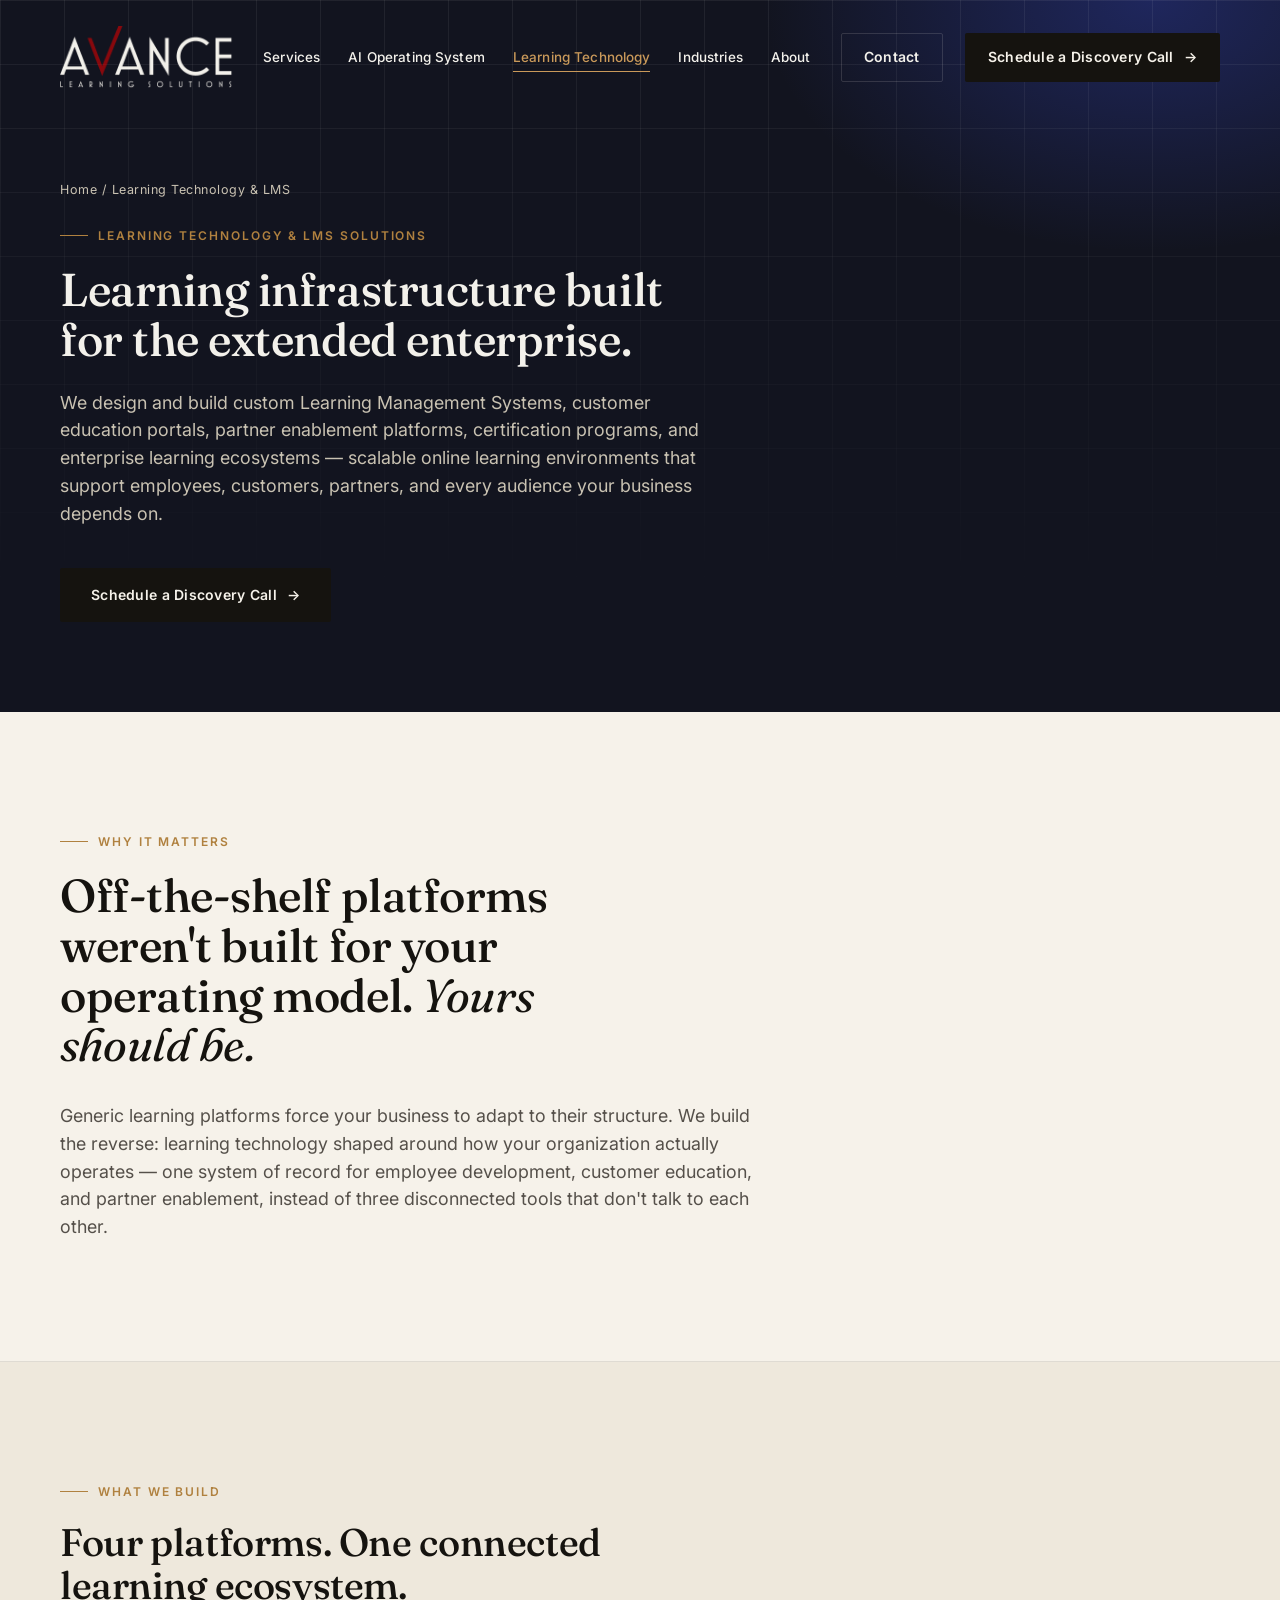
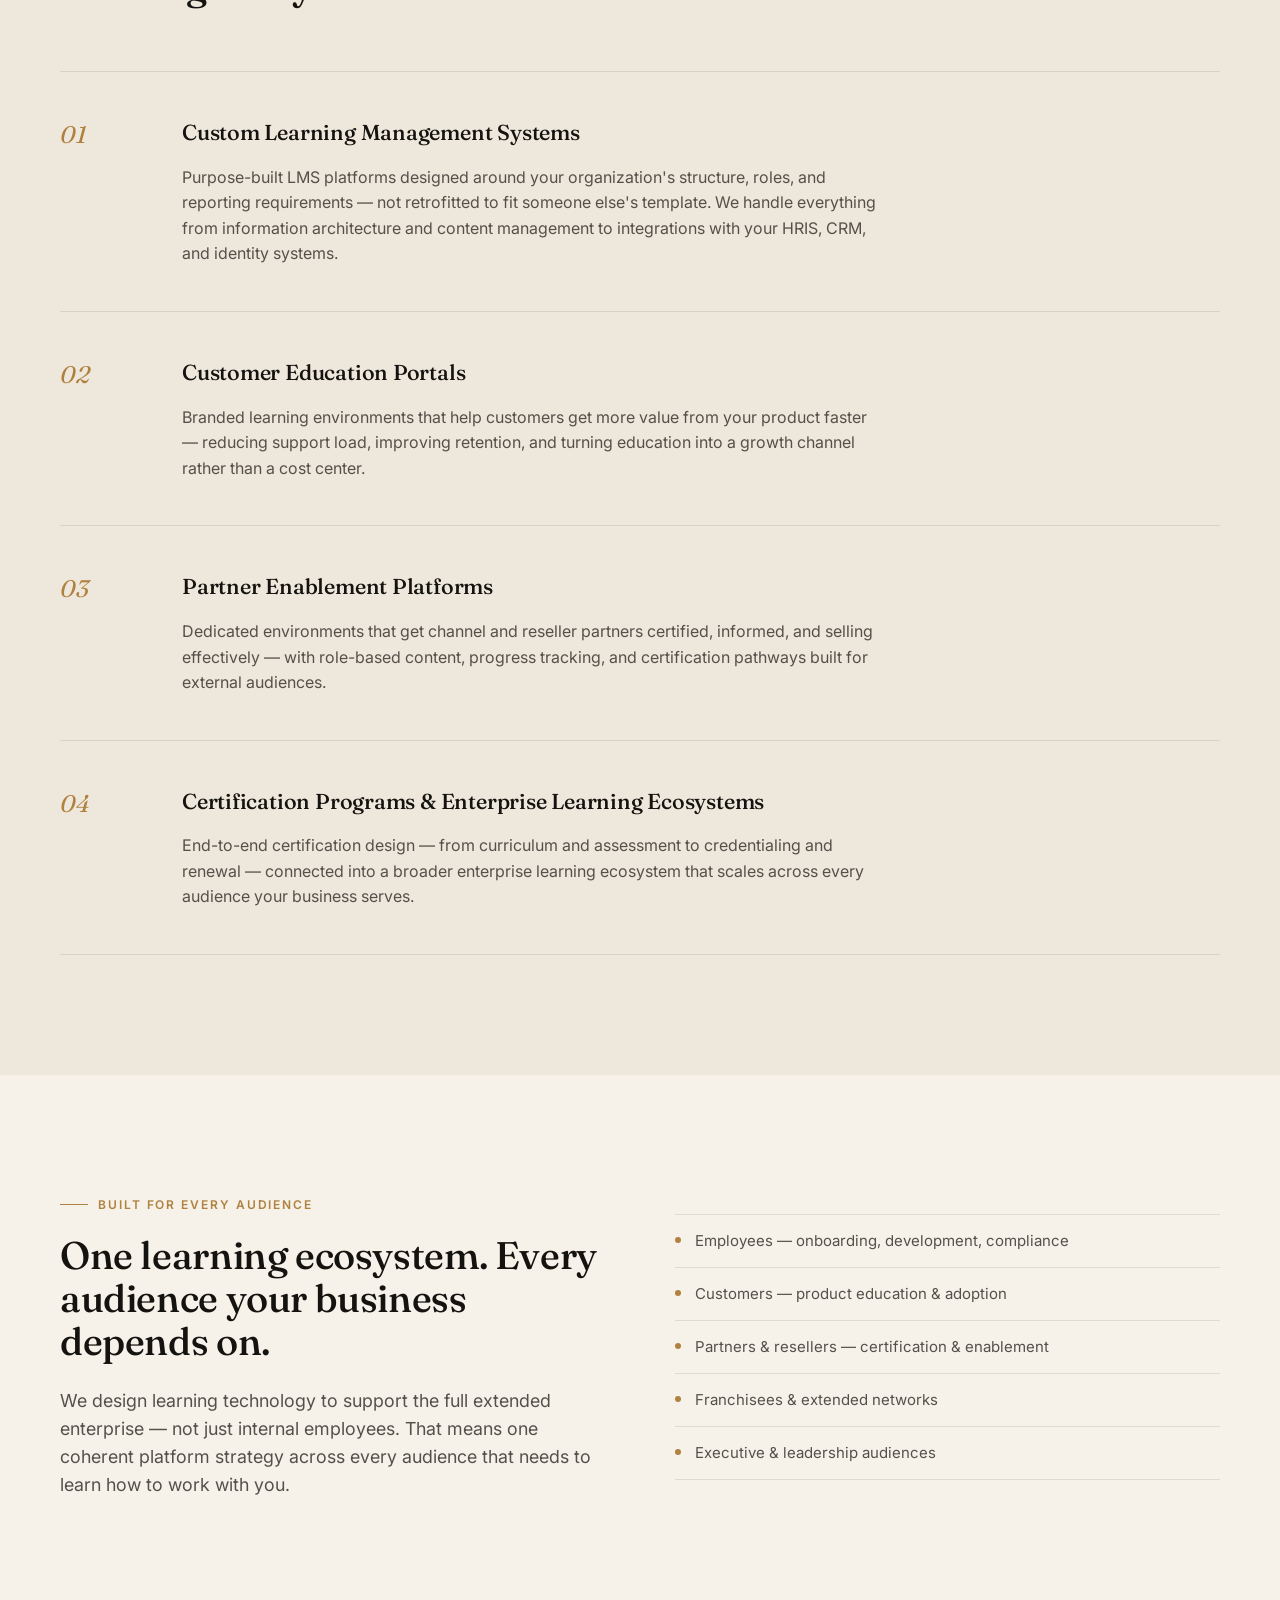
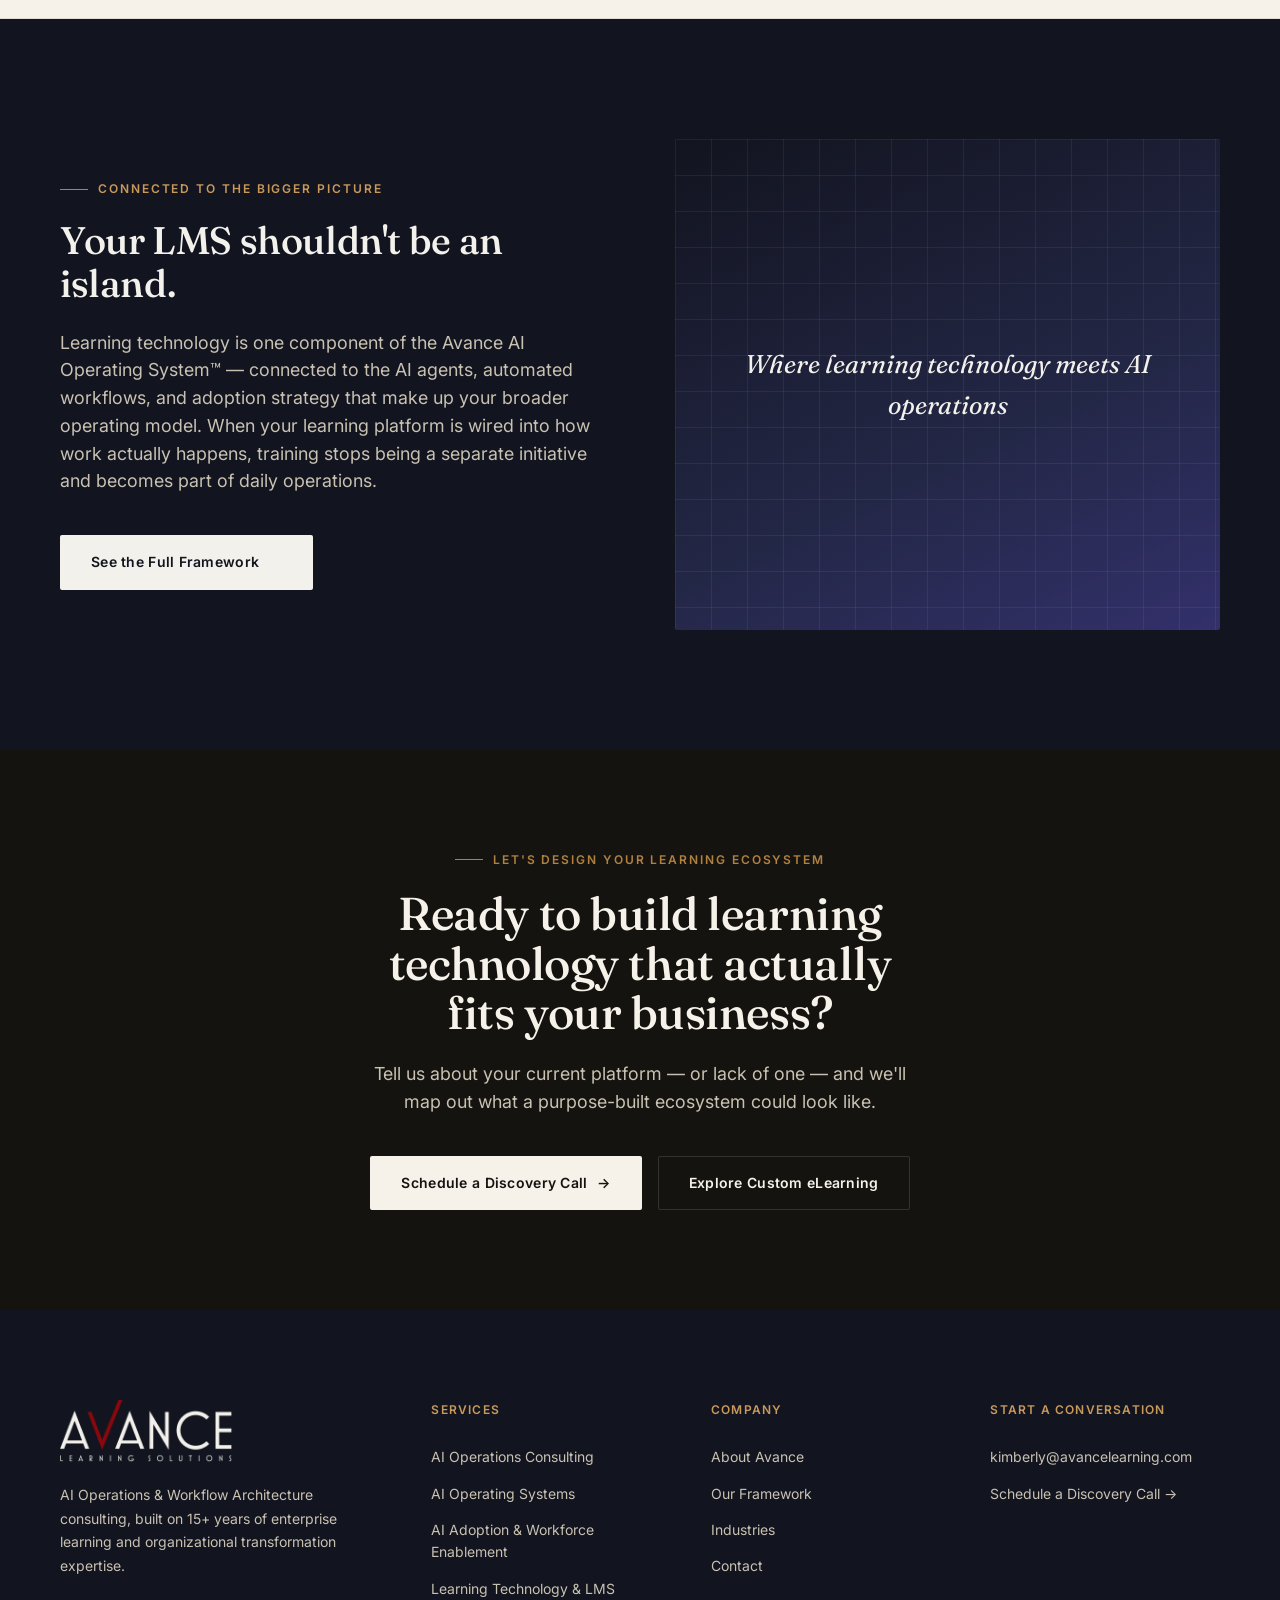
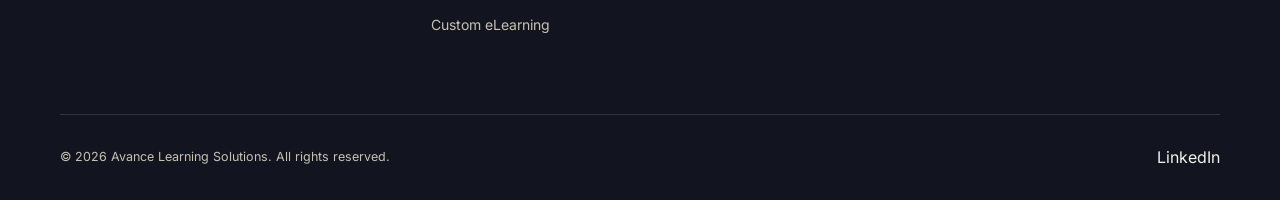
<file: learning-technology-lms.html>
<head>
<meta charset="UTF-8">
<meta name="viewport" content="width=device-width, initial-scale=1.0">
<title>Learning Technology &amp; LMS Solutions | Avance</title>
<meta name="description" content="Avance designs and builds custom Learning Management Systems, customer education portals, partner enablement platforms, and certification programs for the extended enterprise.">
<link rel="icon" href="assets/favicon.svg" type="image/svg+xml">
<link rel="stylesheet" href="css/style.css">
</head>
<body>

<header class="site-header">
  <div class="wrap header-row">
    <a href="index.html" class="logo"><img src="assets/avance-logo-light.png" alt="Avance Learning Solutions" class="logo-img"></a>
    <nav class="main-nav">
      <a href="services.html">Services</a>
      <a href="ai-operating-system.html">AI Operating System</a>
      <a href="learning-technology-lms.html" class="active">Learning Technology</a>
      <a href="industries.html">Industries</a>
      <a href="about.html">About</a>
    </nav>
    <div class="header-actions">
      <a href="contact.html" class="btn btn-ghost">Contact</a>
      <a href="contact.html" class="btn btn-primary">Schedule a Discovery Call <span class="btn-arrow">→</span></a>
    </div>
    <button class="nav-toggle" aria-label="Menu"><span></span><span></span><span></span></button>
  </div>
</header>

<div class="mobile-nav">
  <nav>
    <a href="services.html">Services</a>
    <a href="ai-operating-system.html">AI Operating System</a>
    <a href="learning-technology-lms.html">Learning Technology</a>
    <a href="custom-elearning.html">Custom eLearning</a>
    <a href="industries.html">Industries</a>
    <a href="about.html">About</a>
    <a href="contact.html">Contact</a>
  </nav>
  <div class="cta-row">
    <a href="contact.html" class="btn btn-primary">Schedule a Discovery Call →</a>
  </div>
</div>

<main>

  <section class="page-hero">
    <div class="hero-grid"></div>
    <div class="wrap">
      <div class="breadcrumb"><a href="index.html">Home</a> / Learning Technology &amp; LMS</div>
      <div class="eyebrow">Learning Technology &amp; LMS Solutions</div>
      <h1 class="type-h1">Learning infrastructure built for the extended enterprise.</h1>
      <p class="type-lead">We design and build custom Learning Management Systems, customer education portals, partner enablement platforms, certification programs, and enterprise learning ecosystems — scalable online learning environments that support employees, customers, partners, and every audience your business depends on.</p>
      <div class="cta-row mt-40">
        <a href="contact.html" class="btn btn-primary">Schedule a Discovery Call <span class="btn-arrow">→</span></a>
      </div>
    </div>
  </section>

  <section class="section-pad">
    <div class="wrap">
      <div class="statement" data-reveal>
        <div class="eyebrow">Why It Matters</div>
        <h2 class="type-h1 max-64">Off-the-shelf platforms weren't built for your operating model. <em>Yours should be.</em></h2>
        <p class="type-lead mt-32 max-64">Generic learning platforms force your business to adapt to their structure. We build the reverse: learning technology shaped around how your organization actually operates — one system of record for employee development, customer education, and partner enablement, instead of three disconnected tools that don't talk to each other.</p>
      </div>
    </div>
  </section>

  <hr class="divider">

  <!-- CAPABILITY DETAIL BLOCKS -->
  <section class="section-pad bg-alt">
    <div class="wrap">
      <div class="sec-head" data-reveal>
        <div class="eyebrow">What We Build</div>
        <h2 class="type-h2">Four platforms. One connected learning ecosystem.</h2>
      </div>

      <div data-reveal>
        <div class="detail-block">
          <div class="db-num">01</div>
          <div><h3>Custom Learning Management Systems</h3><p>Purpose-built LMS platforms designed around your organization's structure, roles, and reporting requirements — not retrofitted to fit someone else's template. We handle everything from information architecture and content management to integrations with your HRIS, CRM, and identity systems.</p></div>
        </div>
        <div class="detail-block">
          <div class="db-num">02</div>
          <div><h3>Customer Education Portals</h3><p>Branded learning environments that help customers get more value from your product faster — reducing support load, improving retention, and turning education into a growth channel rather than a cost center.</p></div>
        </div>
        <div class="detail-block">
          <div class="db-num">03</div>
          <div><h3>Partner Enablement Platforms</h3><p>Dedicated environments that get channel and reseller partners certified, informed, and selling effectively — with role-based content, progress tracking, and certification pathways built for external audiences.</p></div>
        </div>
        <div class="detail-block">
          <div class="db-num">04</div>
          <div><h3>Certification Programs &amp; Enterprise Learning Ecosystems</h3><p>End-to-end certification design — from curriculum and assessment to credentialing and renewal — connected into a broader enterprise learning ecosystem that scales across every audience your business serves.</p></div>
        </div>
      </div>
    </div>
  </section>

  <!-- WHO IT'S FOR -->
  <section class="section-pad">
    <div class="wrap">
      <div class="feature-row">
        <div data-reveal>
          <div class="eyebrow">Built for Every Audience</div>
          <h2 class="type-h2">One learning ecosystem. Every audience your business depends on.</h2>
          <p class="type-lead mt-24">We design learning technology to support the full extended enterprise — not just internal employees. That means one coherent platform strategy across every audience that needs to learn how to work with you.</p>
        </div>
        <div data-reveal>
          <ul class="check-list">
            <li><span class="dot"></span>Employees — onboarding, development, compliance</li>
            <li><span class="dot"></span>Customers — product education &amp; adoption</li>
            <li><span class="dot"></span>Partners &amp; resellers — certification &amp; enablement</li>
            <li><span class="dot"></span>Franchisees &amp; extended networks</li>
            <li><span class="dot"></span>Executive &amp; leadership audiences</li>
          </ul>
        </div>
      </div>
    </div>
  </section>

  <hr class="divider">

  <section class="section-pad bg-navy on-navy">
    <div class="wrap">
      <div class="feature-row reverse">
        <div class="fr-visual" data-reveal><span class="fr-tag">Where learning technology meets AI operations</span></div>
        <div data-reveal>
          <div class="eyebrow">Connected to the Bigger Picture</div>
          <h2 class="type-h2">Your LMS shouldn't be an island.</h2>
          <p class="type-lead mt-24">Learning technology is one component of the Avance AI Operating System™ — connected to the AI agents, automated workflows, and adoption strategy that make up your broader operating model. When your learning platform is wired into how work actually happens, training stops being a separate initiative and becomes part of daily operations.</p>
          <div class="cta-row mt-40">
            <a href="ai-operating-system.html" class="btn btn-primary">See the Full Framework <span class="btn-arrow">→</span></a>
          </div>
        </div>
      </div>
    </div>
  </section>

  <section class="cta-band" data-reveal>
    <div class="wrap">
      <div class="eyebrow" style="justify-content:center;">Let's Design Your Learning Ecosystem</div>
      <h2 class="type-h1">Ready to build learning technology that actually fits your business?</h2>
      <p class="type-lead">Tell us about your current platform — or lack of one — and we'll map out what a purpose-built ecosystem could look like.</p>
      <div class="cta-row">
        <a href="contact.html" class="btn btn-primary">Schedule a Discovery Call <span class="btn-arrow">→</span></a>
        <a href="custom-elearning.html" class="btn btn-ghost">Explore Custom eLearning</a>
      </div>
    </div>
  </section>

</main>

<footer class="site-footer">
  <div class="wrap">
    <div class="footer-top">
      <div class="footer-brand">
        <a href="index.html" class="logo"><img src="assets/avance-logo-light.png" alt="Avance Learning Solutions" class="logo-img"></a>
        <p>AI Operations &amp; Workflow Architecture consulting, built on 15+ years of enterprise learning and organizational transformation expertise.</p>
      </div>
      <div class="footer-col">
        <h4>Services</h4>
        <a href="services.html#ai-operations">AI Operations Consulting</a>
        <a href="ai-operating-system.html">AI Operating Systems</a>
        <a href="services.html#adoption">AI Adoption &amp; Workforce Enablement</a>
        <a href="learning-technology-lms.html">Learning Technology &amp; LMS</a>
        <a href="custom-elearning.html">Custom eLearning</a>
      </div>
      <div class="footer-col">
        <h4>Company</h4>
        <a href="about.html">About Avance</a>
        <a href="ai-operating-system.html">Our Framework</a>
        <a href="industries.html">Industries</a>
        <a href="contact.html">Contact</a>
      </div>
      <div class="footer-col">
        <h4>Start a Conversation</h4>
        <p>kimberly@avancelearning.com</p>
        <a href="contact.html">Schedule a Discovery Call →</a>
      </div>
    </div>
    <div class="footer-bottom">
      <span>© <span data-year></span> Avance Learning Solutions. All rights reserved.</span>
      <div class="footer-social">
        <a href="#">LinkedIn</a>
      </div>
    </div>
  </div>
</footer>
<script src="js/main.js"></script>
</body>
</html>
</file>
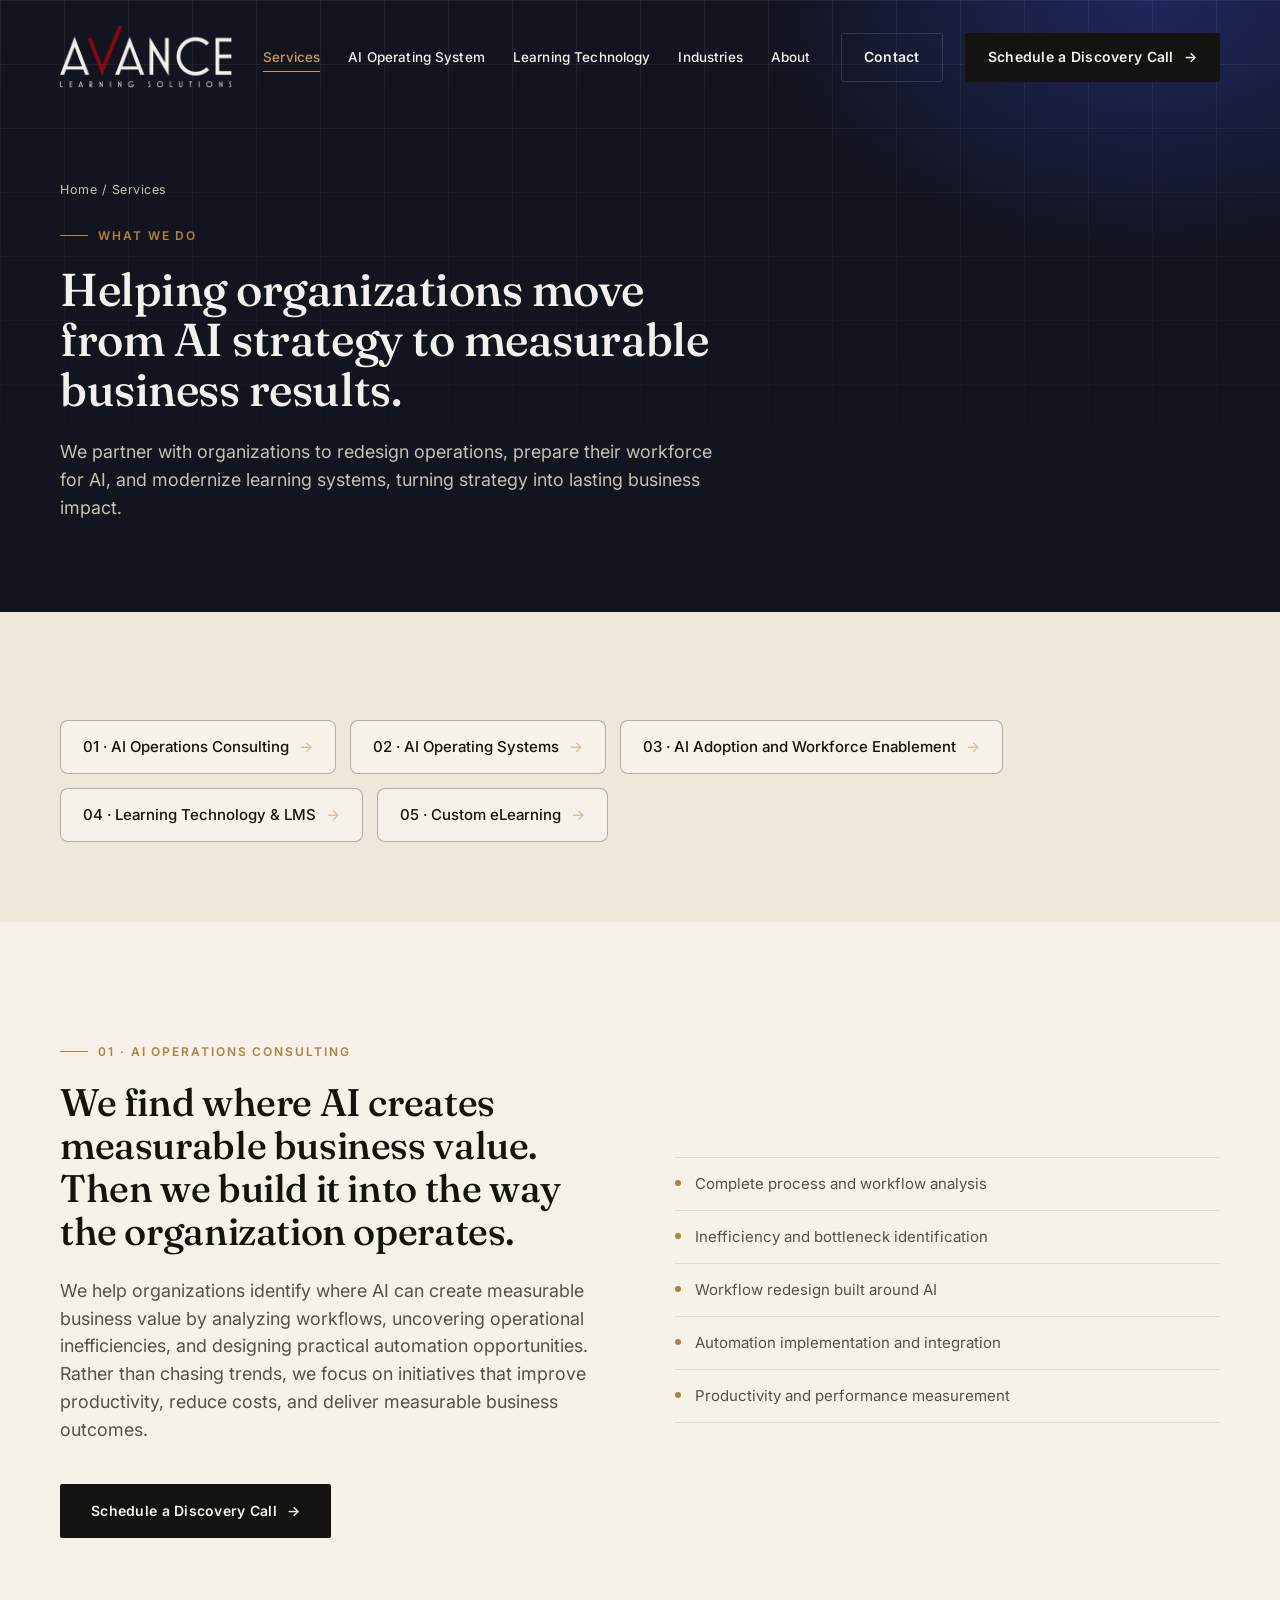
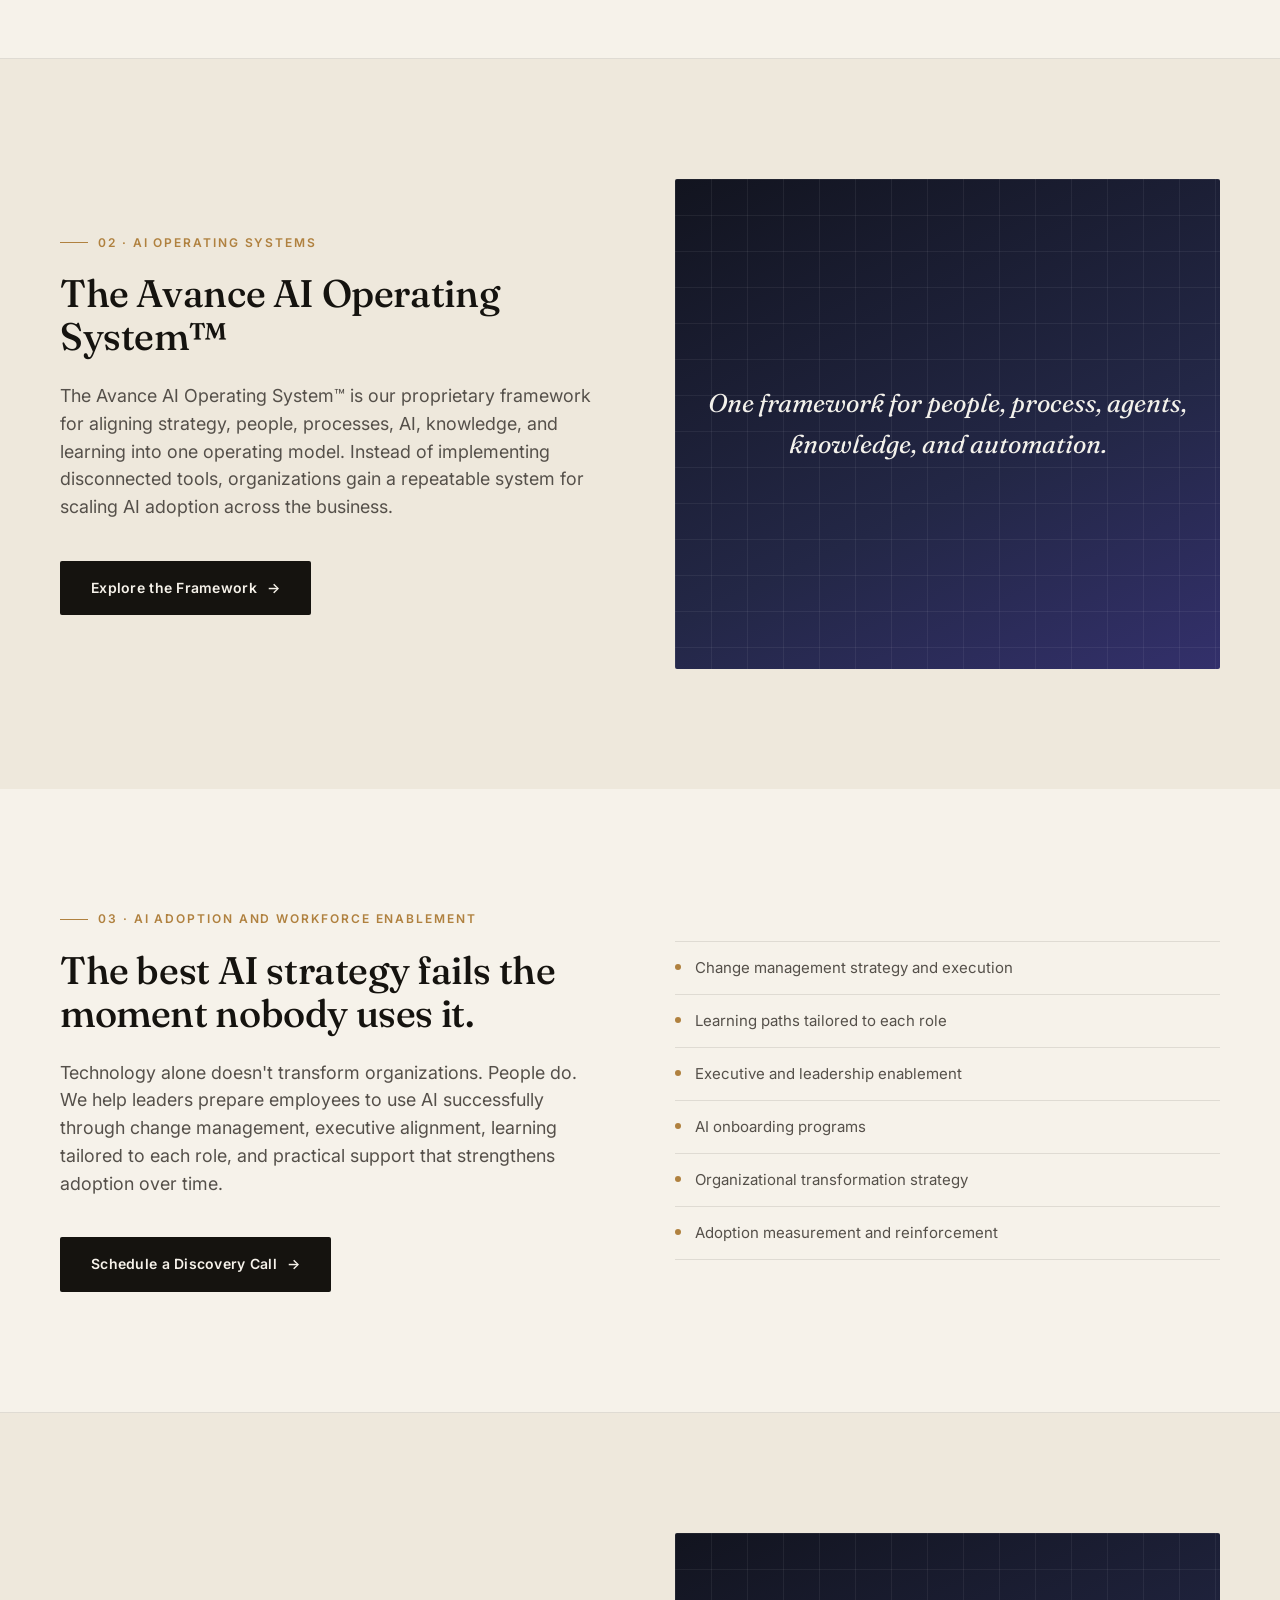
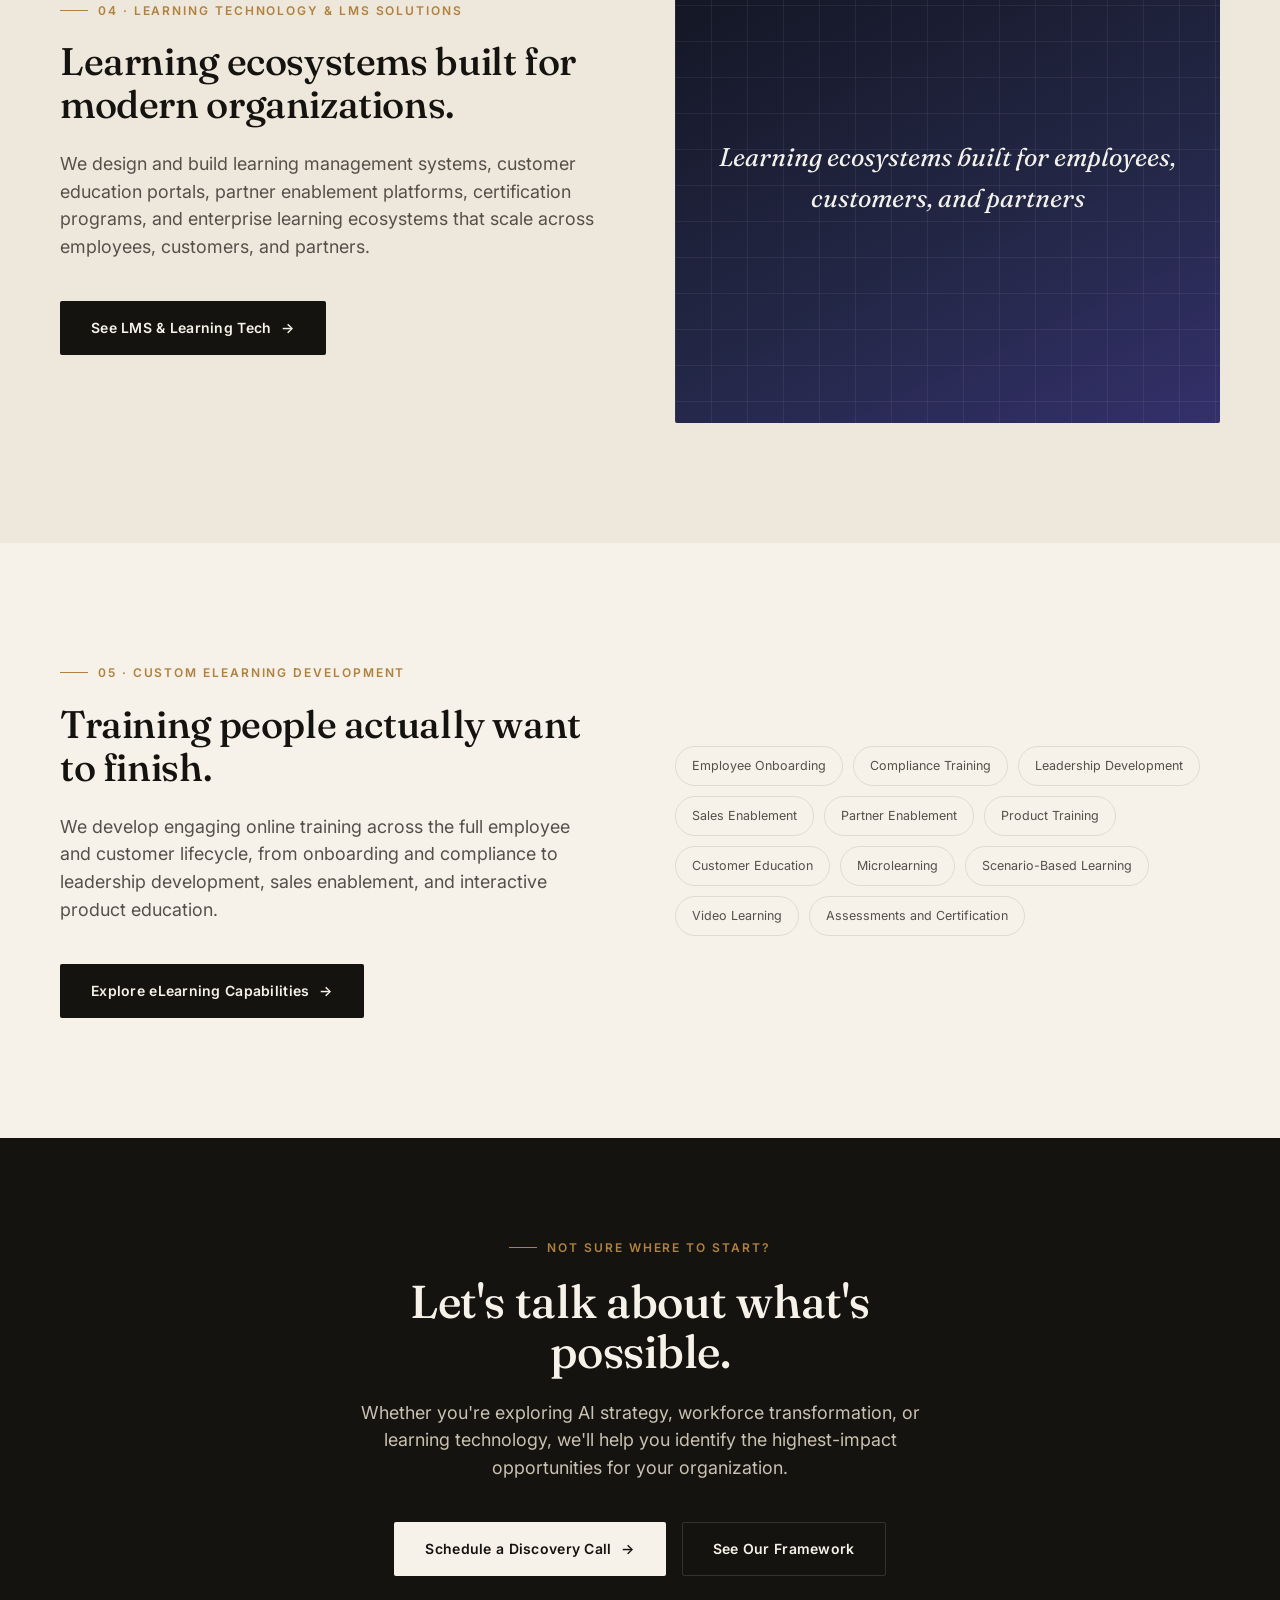
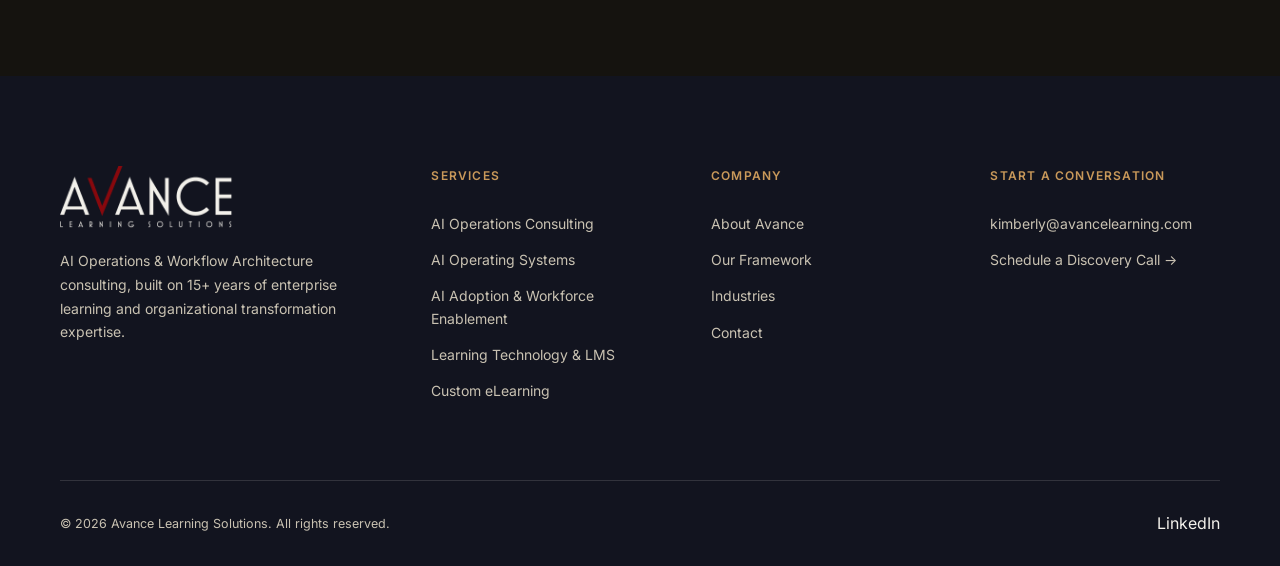
<file: services.html>
<head>
<meta charset="UTF-8">
<meta name="viewport" content="width=device-width, initial-scale=1.0">
<title>Services — AI Operations, Workflow Architecture &amp; Enablement | Avance</title>
<meta name="description" content="Explore Avance's core services: AI Operations Consulting, AI Operating Systems, AI Adoption &amp; Workforce Enablement, Learning Technology &amp; LMS, and Custom eLearning Development.">
<link rel="icon" href="assets/favicon.svg" type="image/svg+xml">
<link rel="stylesheet" href="css/style.css">
</head>
<body>

<header class="site-header">
  <div class="wrap header-row">
    <a href="index.html" class="logo"><img src="assets/avance-logo-light.png" alt="Avance Learning Solutions" class="logo-img"></a>
    <nav class="main-nav">
      <a href="services.html" class="active">Services</a>
      <a href="ai-operating-system.html">AI Operating System</a>
      <a href="learning-technology-lms.html">Learning Technology</a>
      <a href="industries.html">Industries</a>
      <a href="about.html">About</a>
    </nav>
    <div class="header-actions">
      <a href="contact.html" class="btn btn-ghost">Contact</a>
      <a href="contact.html" class="btn btn-primary">Schedule a Discovery Call <span class="btn-arrow">→</span></a>
    </div>
    <button class="nav-toggle" aria-label="Menu"><span></span><span></span><span></span></button>
  </div>
</header>

<div class="mobile-nav">
  <nav>
    <a href="services.html">Services</a>
    <a href="ai-operating-system.html">AI Operating System</a>
    <a href="learning-technology-lms.html">Learning Technology</a>
    <a href="custom-elearning.html">Custom eLearning</a>
    <a href="industries.html">Industries</a>
    <a href="about.html">About</a>
    <a href="contact.html">Contact</a>
  </nav>
  <div class="cta-row">
    <a href="contact.html" class="btn btn-primary">Schedule a Discovery Call →</a>
  </div>
</div>

<main>

  <section class="page-hero">
    <div class="hero-grid"></div>
    <div class="wrap">
      <div class="breadcrumb"><a href="index.html">Home</a> / Services</div>
      <div class="eyebrow">What We Do</div>
      <h1 class="type-h1">Helping organizations move from AI strategy to measurable business results.</h1>
      <p class="type-lead">We partner with organizations to redesign operations, prepare their workforce for AI, and modernize learning systems, turning strategy into lasting business impact.</p>
    </div>
  </section>

  <!-- QUICK NAV -->
  <section class="section-pad-sm bg-alt">
    <div class="wrap">
      <div class="service-nav" data-reveal>
        <a href="#ai-operations">01 · AI Operations Consulting</a>
        <a href="#operating-systems">02 · AI Operating Systems</a>
        <a href="#adoption">03 · AI Adoption and Workforce Enablement</a>
        <a href="#lms">04 · Learning Technology &amp; LMS</a>
        <a href="#elearning">05 · Custom eLearning</a>
      </div>
    </div>
  </section>

  <!-- 01 AI OPERATIONS CONSULTING -->
  <section class="section-pad" id="ai-operations">
    <div class="wrap">
      <div class="feature-row">
        <div data-reveal>
          <div class="eyebrow">01 · AI Operations Consulting</div>
          <h2 class="type-h2">We find where AI creates measurable business value. Then we build it into the way the organization operates.</h2>
          <p class="type-lead mt-24">We help organizations identify where AI can create measurable business value by analyzing workflows, uncovering operational inefficiencies, and designing practical automation opportunities. Rather than chasing trends, we focus on initiatives that improve productivity, reduce costs, and deliver measurable business outcomes.</p>
          <div class="cta-row mt-40">
            <a href="contact.html" class="btn btn-primary">Schedule a Discovery Call <span class="btn-arrow">→</span></a>
          </div>
        </div>
        <div data-reveal>
          <ul class="check-list">
            <li><span class="dot"></span>Complete process and workflow analysis</li>
            <li><span class="dot"></span>Inefficiency and bottleneck identification</li>
            <li><span class="dot"></span>Workflow redesign built around AI</li>
            <li><span class="dot"></span>Automation implementation and integration</li>
            <li><span class="dot"></span>Productivity and performance measurement</li>
          </ul>
        </div>
      </div>
    </div>
  </section>

  <hr class="divider">

  <!-- 02 OPERATING SYSTEMS -->
  <section class="section-pad bg-alt" id="operating-systems">
    <div class="wrap">
      <div class="feature-row reverse">
        <div class="fr-visual" data-reveal><span class="fr-tag">One framework for people, process, agents, knowledge, and automation.</span></div>
        <div data-reveal>
          <div class="eyebrow">02 · AI Operating Systems</div>
          <h2 class="type-h2">The Avance AI Operating System™</h2>
          <p class="type-lead mt-24">The Avance AI Operating System™ is our proprietary framework for aligning strategy, people, processes, AI, knowledge, and learning into one operating model. Instead of implementing disconnected tools, organizations gain a repeatable system for scaling AI adoption across the business.</p>
          <div class="cta-row mt-40">
            <a href="ai-operating-system.html" class="btn btn-primary">Explore the Framework <span class="btn-arrow">→</span></a>
          </div>
        </div>
      </div>
    </div>
  </section>

  <!-- 03 AI ADOPTION -->
  <section class="section-pad" id="adoption">
    <div class="wrap">
      <div class="feature-row">
        <div data-reveal>
          <div class="eyebrow">03 · AI Adoption and Workforce Enablement</div>
          <h2 class="type-h2">The best AI strategy fails the moment nobody uses it.</h2>
          <p class="type-lead mt-24">Technology alone doesn't transform organizations. People do. We help leaders prepare employees to use AI successfully through change management, executive alignment, learning tailored to each role, and practical support that strengthens adoption over time.</p>
          <div class="cta-row mt-40">
            <a href="contact.html" class="btn btn-primary">Schedule a Discovery Call <span class="btn-arrow">→</span></a>
          </div>
        </div>
        <div data-reveal>
          <ul class="check-list">
            <li><span class="dot"></span>Change management strategy and execution</li>
            <li><span class="dot"></span>Learning paths tailored to each role</li>
            <li><span class="dot"></span>Executive and leadership enablement</li>
            <li><span class="dot"></span>AI onboarding programs</li>
            <li><span class="dot"></span>Organizational transformation strategy</li>
            <li><span class="dot"></span>Adoption measurement and reinforcement</li>
          </ul>
        </div>
      </div>
    </div>
  </section>

  <hr class="divider">

  <!-- 04 LMS -->
  <section class="section-pad bg-alt" id="lms">
    <div class="wrap">
      <div class="feature-row reverse">
        <div class="fr-visual" data-reveal><span class="fr-tag">Learning ecosystems built for employees, customers, and partners</span></div>
        <div data-reveal>
          <div class="eyebrow">04 · Learning Technology &amp; LMS Solutions</div>
          <h2 class="type-h2">Learning ecosystems built for modern organizations.</h2>
          <p class="type-lead mt-24">We design and build learning management systems, customer education portals, partner enablement platforms, certification programs, and enterprise learning ecosystems that scale across employees, customers, and partners.</p>
          <div class="cta-row mt-40">
            <a href="learning-technology-lms.html" class="btn btn-primary">See LMS &amp; Learning Tech <span class="btn-arrow">→</span></a>
          </div>
        </div>
      </div>
    </div>
  </section>

  <!-- 05 ELEARNING -->
  <section class="section-pad" id="elearning">
    <div class="wrap">
      <div class="feature-row">
        <div data-reveal>
          <div class="eyebrow">05 · Custom eLearning Development</div>
          <h2 class="type-h2">Training people actually want to finish.</h2>
          <p class="type-lead mt-24">We develop engaging online training across the full employee and customer lifecycle, from onboarding and compliance to leadership development, sales enablement, and interactive product education.</p>
          <div class="cta-row mt-40">
            <a href="custom-elearning.html" class="btn btn-primary">Explore eLearning Capabilities <span class="btn-arrow">→</span></a>
          </div>
        </div>
        <div data-reveal>
          <div class="pill-row" style="margin-top:0;">
            <span class="pill">Employee Onboarding</span>
            <span class="pill">Compliance Training</span>
            <span class="pill">Leadership Development</span>
            <span class="pill">Sales Enablement</span>
            <span class="pill">Partner Enablement</span>
            <span class="pill">Product Training</span>
            <span class="pill">Customer Education</span>
            <span class="pill">Microlearning</span>
            <span class="pill">Scenario-Based Learning</span>
            <span class="pill">Video Learning</span>
            <span class="pill">Assessments and Certification</span>
          </div>
        </div>
      </div>
    </div>
  </section>

  <section class="cta-band" data-reveal>
    <div class="wrap">
      <div class="eyebrow" style="justify-content:center;">Not Sure Where to Start?</div>
      <h2 class="type-h1">Let's talk about what's possible.</h2>
      <p class="type-lead">Whether you're exploring AI strategy, workforce transformation, or learning technology, we'll help you identify the highest-impact opportunities for your organization.</p>
      <div class="cta-row">
        <a href="contact.html" class="btn btn-primary">Schedule a Discovery Call <span class="btn-arrow">→</span></a>
        <a href="ai-operating-system.html" class="btn btn-ghost">See Our Framework</a>
      </div>
    </div>
  </section>

</main>

<footer class="site-footer">
  <div class="wrap">
    <div class="footer-top">
      <div class="footer-brand">
        <a href="index.html" class="logo"><img src="assets/avance-logo-light.png" alt="Avance Learning Solutions" class="logo-img"></a>
        <p>AI Operations &amp; Workflow Architecture consulting, built on 15+ years of enterprise learning and organizational transformation expertise.</p>
      </div>
      <div class="footer-col">
        <h4>Services</h4>
        <a href="services.html#ai-operations">AI Operations Consulting</a>
        <a href="ai-operating-system.html">AI Operating Systems</a>
        <a href="services.html#adoption">AI Adoption &amp; Workforce Enablement</a>
        <a href="learning-technology-lms.html">Learning Technology &amp; LMS</a>
        <a href="custom-elearning.html">Custom eLearning</a>
      </div>
      <div class="footer-col">
        <h4>Company</h4>
        <a href="about.html">About Avance</a>
        <a href="ai-operating-system.html">Our Framework</a>
        <a href="industries.html">Industries</a>
        <a href="contact.html">Contact</a>
      </div>
      <div class="footer-col">
        <h4>Start a Conversation</h4>
        <p>kimberly@avancelearning.com</p>
        <a href="contact.html">Schedule a Discovery Call →</a>
      </div>
    </div>
    <div class="footer-bottom">
      <span>© <span data-year></span> Avance Learning Solutions. All rights reserved.</span>
      <div class="footer-social">
        <a href="#">LinkedIn</a>
      </div>
    </div>
  </div>
</footer>
<script src="js/main.js"></script>
</body>
</html>
</file>
<file: css/style.css>
/* ===========================================================
   AVANCE LEARNING SOLUTIONS — Design System
   =========================================================== */

@import url('https://fonts.googleapis.com/css2?family=Fraunces:ital,opsz,wght@0,9..144,300;0,9..144,400;0,9..144,500;0,9..144,600;1,9..144,400;1,9..144,500&family=Inter:wght@300;400;500;600;700;800&display=swap');

:root{
  /* Brand palette: Black, Warm Ivory, Midnight Blue, Gold, White.
     No cool grays -- every neutral below is warmed toward ivory/black
     rather than tinted blue-gray. --navy/--navy-alt are the intentional
     Midnight Blue anchors and are not "gray" in this system. */
  --paper:#F6F2EA;
  --paper-rgb: 246,242,234;
  --paper-alt:#EEE8DC;
  --ink:#15130F;
  --ink-rgb: 21,19,15;
  --paper-line: rgba(var(--ink-rgb),0.10);
  --ink-soft:#55504A;
  --ink-faint:#6E655A;
  --navy:#12141F;
  --navy-alt:#1A1D2C;
  --navy-deep:#232746;
  --navy-deeper:#33306B;
  --on-navy:#F3F1EB;
  --on-navy-rgb: 243,241,235;
  --navy-line: rgba(var(--on-navy-rgb),0.14);
  --accent:#3A4EE0;
  --accent-rgb: 58,78,224;
  --accent-soft:#E7E9FB;
  --gold:#B0813F;
  --gold-rgb: 176,129,63;
  --gold-bright:#C9995A;
  --on-navy-soft:#C9C2B2;
  --white:#FFFFFF;
  --white-rgb: 255,255,255;
  --radius:2px;
  --container: 1240px;
  --ease: cubic-bezier(.16,.8,.24,1);
}

*,*::before,*::after{ box-sizing:border-box; }
html{ scroll-behavior:smooth; }
body{
  margin:0;
  background:var(--paper);
  color:var(--ink);
  font-family:'Inter',-apple-system,BlinkMacSystemFont,sans-serif;
  font-weight:400;
  line-height:1.6;
  -webkit-font-smoothing:antialiased;
  overflow-x:hidden;
}
img{ max-width:100%; display:block; }
a{ color:inherit; text-decoration:none; }
ul{ margin:0; padding:0; list-style:none; }
h1,h2,h3,h4{ margin:0; font-family:'Fraunces',serif; font-weight:500; letter-spacing:-0.01em; color:var(--ink); }
p{ margin:0; }
button{ font-family:inherit; cursor:pointer; }

.on-navy h1, .on-navy h2, .on-navy h3, .on-navy p, .on-navy span, .on-navy li { color: var(--on-navy); }

/* ---------- Layout helpers ---------- */
.wrap{
  max-width:var(--container);
  margin:0 auto;
  padding:0 40px;
}
section{ position:relative; }
.section-pad{ padding:120px 0; }
.section-pad-sm{ padding:80px 0; }
@media(max-width:900px){
  .wrap{ padding:0 24px; }
  .section-pad{ padding:80px 0; }
  .section-pad-sm{ padding:56px 0; }
}

.bg-navy{ background:var(--navy); color:var(--on-navy); }
.bg-alt{ background:var(--paper-alt); }

.eyebrow{
  display:inline-flex;
  align-items:center;
  gap:10px;
  font-size:12px;
  font-weight:600;
  letter-spacing:0.16em;
  text-transform:uppercase;
  color:var(--gold);
  margin-bottom:20px;
}
.eyebrow::before{
  content:'';
  width:28px;
  height:1px;
  background:var(--gold);
}
.on-navy .eyebrow{ color:var(--gold-bright); }

.type-hero{ font-size:clamp(2.6rem, 5.4vw, 5.1rem); line-height:1.04; font-weight:500; letter-spacing:-0.02em; }
.type-h1{ font-size:clamp(2.2rem, 3.6vw, 3.6rem); line-height:1.08; }
.type-h2{ font-size:clamp(1.9rem, 3vw, 2.9rem); line-height:1.12; }
.type-h3{ font-size:clamp(1.3rem, 1.7vw, 1.6rem); line-height:1.25; }
.type-lead{ font-size:clamp(1.1rem, 1.4vw, 1.35rem); line-height:1.55; color:var(--ink-soft); font-weight:400; }
.on-navy .type-lead{ color:var(--on-navy-soft); }
em, .italic{ font-style:italic; font-family:'Fraunces',serif; font-weight:400; }

.max-56{ max-width:56ch; }
.max-64{ max-width:64ch; }
.max-72{ max-width:72ch; }

/* ---------- Buttons ---------- */
.btn{
  display:inline-flex;
  align-items:center;
  gap:10px;
  padding:15px 30px;
  font-size:14px;
  font-weight:600;
  letter-spacing:0.02em;
  border-radius:var(--radius);
  border:1px solid transparent;
  transition:all .35s var(--ease);
  white-space:nowrap;
}
.btn-primary{ background:var(--ink); color:var(--paper); }
.btn-primary:hover{ background:var(--accent); transform:translateY(-2px); }
.on-navy .btn-primary{ background:var(--on-navy); color:var(--navy); }
.on-navy .btn-primary:hover{ background:var(--gold-bright); color:var(--navy); }

.btn-ghost{ background:transparent; border:1px solid var(--paper-line); color:var(--ink); }
.btn-ghost:hover{ border-color:var(--ink); transform:translateY(-2px); }
.on-navy .btn-ghost{ border-color:var(--navy-line); color:var(--on-navy); }
.on-navy .btn-ghost:hover{ border-color:var(--on-navy); }

.btn-arrow{ transition:transform .35s var(--ease); }
.btn:hover .btn-arrow{ transform:translateX(4px); }

.cta-row{ display:flex; gap:16px; flex-wrap:wrap; align-items:center; }

/* ---------- Header ---------- */
.site-header{
  position:fixed; top:0; left:0; right:0; z-index:1100;
  padding:26px 0;
  transition:all .4s var(--ease);
  border-bottom:1px solid transparent;
}
.site-header.is-scrolled{
  padding:16px 0;
  background:rgba(var(--paper-rgb),0.86);
  backdrop-filter:blur(14px);
  -webkit-backdrop-filter:blur(14px);
  border-bottom:1px solid var(--paper-line);
}
.header-row{ display:flex; align-items:center; justify-content:space-between; gap:24px; }
.logo{ display:flex; align-items:center; }

/* Header logo: single <img>, src swapped by JS based on header state (js/main.js).
   avance-logo.png = dark/black ink -> use on light backgrounds (scrolled header).
   avance-logo-light.png = light/white ink -> use on dark backgrounds (unscrolled header, over the hero). */
.logo-img{ width:173px; height:auto; object-fit:contain; display:block; }
@media(max-width:960px){ .logo-img{ width:147px; } }
@media(max-width:480px){ .logo-img{ width:126px; } }

.main-nav{ display:flex; align-items:center; gap:28px; }
.main-nav a{ font-size:13.5px; font-weight:500; color:var(--on-navy); letter-spacing:0.01em; position:relative; padding:4px 0; white-space:nowrap; transition:color .3s var(--ease); }
.main-nav a:hover, .main-nav a.active{ color:var(--gold-bright); }
.main-nav a::after{
  content:''; position:absolute; left:0; right:0; bottom:0; height:1px; background:var(--gold-bright);
  transform:scaleX(0); transform-origin:right; transition:transform .3s var(--ease);
}
.main-nav a:hover::after, .main-nav a.active::after{ transform:scaleX(1); transform-origin:left; }
.site-header.is-scrolled .main-nav a{ color:var(--ink); }
.site-header.is-scrolled .main-nav a:hover, .site-header.is-scrolled .main-nav a.active{ color:var(--gold); }
.site-header.is-scrolled .main-nav a::after{ background:var(--gold); }

.header-actions{ display:flex; align-items:center; gap:22px; }
.header-actions .btn{ padding:12px 22px; }
.header-actions .btn-ghost{ border-color:var(--navy-line); color:var(--on-navy); }
.header-actions .btn-ghost:hover{ border-color:var(--on-navy); }
.site-header.is-scrolled .header-actions .btn-ghost{ border-color:rgba(var(--ink-rgb),0.35); color:var(--ink); }
.site-header.is-scrolled .header-actions .btn-ghost:hover{ border-color:var(--ink); }

.nav-toggle{ display:none; flex-direction:column; gap:5px; background:none; border:none; padding:8px; position:relative; z-index:1100; }
.nav-toggle span{ width:22px; height:1.5px; background:var(--on-navy); transition:all .3s var(--ease); }
.site-header.on-light-bg .nav-toggle span{ background:var(--ink); }
.nav-toggle.is-active span:nth-child(1){ transform:translateY(6.5px) rotate(45deg); }
.nav-toggle.is-active span:nth-child(2){ opacity:0; }
.nav-toggle.is-active span:nth-child(3){ transform:translateY(-6.5px) rotate(-45deg); }

.mobile-nav{
  position:fixed; inset:0; background:var(--paper); z-index:1050;
  display:flex; flex-direction:column; justify-content:flex-start; padding:110px 40px 40px;
  overflow-y:auto;
  transform:translateY(-100%); transition:transform .45s var(--ease);
}
.mobile-nav.is-open{ transform:translateY(0); }
.mobile-nav nav{ display:flex; flex-direction:column; }
.mobile-nav a{ display:block; font-family:'Fraunces',serif; font-size:1.9rem; padding:14px 0; border-bottom:1px solid var(--paper-line); }
.mobile-nav .cta-row{ margin-top:30px; }
.mobile-nav .cta-row .btn{ white-space:normal; width:100%; justify-content:center; text-align:center; }

@media(max-width:960px){
  .main-nav, .header-actions{ display:none; }
  .nav-toggle{ display:flex; }
}

/* ---------- Hero ---------- */
.hero{
  background:var(--navy);
  color:var(--on-navy);
  padding:200px 0 130px;
  position:relative;
  overflow:hidden;
}
.hero::before{
  content:'';
  position:absolute; inset:0;
  background:
    radial-gradient(700px 500px at 85% -10%, rgba(var(--accent-rgb),0.35), transparent 60%),
    radial-gradient(600px 400px at 10% 110%, rgba(var(--gold-rgb),0.20), transparent 60%);
  pointer-events:none;
}
.hero-grid{
  position:absolute; inset:0; opacity:0.5;
  background-image:linear-gradient(var(--navy-line) 1px, transparent 1px), linear-gradient(90deg, var(--navy-line) 1px, transparent 1px);
  background-size:64px 64px;
  mask-image:linear-gradient(to bottom, black, transparent 85%);
  pointer-events:none;
}
.hero-inner{ position:relative; z-index:2; }
.hero h1{ color:var(--on-navy); max-width:16ch; }
.hero .type-lead{ color:var(--on-navy-soft); margin-top:28px; max-width:58ch; }
.hero .cta-row{ margin-top:44px; }
.hero .btn-ghost{ border-color:var(--navy-line); color:var(--on-navy); }
.hero .btn-ghost:hover{ border-color:var(--gold-bright); color:var(--gold-bright); }

.hero-stats{
  margin-top:100px;
  display:grid;
  grid-template-columns:repeat(4,1fr);
  border-top:1px solid var(--navy-line);
  padding-top:36px;
  gap:24px;
  position:relative; z-index:2;
}
.hero-stat .num{ font-family:'Fraunces',serif; font-size:2.1rem; color:var(--on-navy); }
.hero-stat .label{ font-size:12.5px; color:var(--on-navy-soft); margin-top:6px; letter-spacing:0.02em; }
@media(max-width:800px){
  .hero{ padding:150px 0 90px; }
  .hero-stats{ grid-template-columns:repeat(2,1fr); row-gap:30px; }
}

/* ---------- Cards / Grids ---------- */
.grid-2{ display:grid; grid-template-columns:1fr 1fr; gap:60px; }
.grid-3{ display:grid; grid-template-columns:repeat(3,1fr); gap:2px; }
.grid-2-cols{ display:grid; grid-template-columns:repeat(2,1fr); gap:2px; }
@media(max-width:900px){
  .grid-2{ grid-template-columns:1fr; gap:40px; }
  .grid-3{ grid-template-columns:1fr; }
  .grid-2-cols{ grid-template-columns:1fr; }
}

.service-card{
  background:var(--paper);
  border:1px solid var(--paper-line);
  padding:44px 40px;
  transition:all .4s var(--ease);
  display:flex; flex-direction:column; height:100%;
}
.service-card:hover{ background:var(--ink); }
.service-card:hover *{ color:var(--paper) !important; }
.service-card:hover .card-num{ color:var(--gold-bright) !important; }
.service-card .card-num{ font-family:'Fraunces',serif; font-style:italic; color:var(--gold); font-size:1rem; }
.service-card h3{ margin-top:22px; font-size:1.4rem; }
.service-card p{ margin-top:16px; color:var(--ink-soft); font-size:14.5px; line-height:1.65; flex:1; }
.service-card .card-link{ margin-top:26px; font-size:13px; font-weight:600; display:inline-flex; align-items:center; gap:8px; letter-spacing:0.02em; }
.service-card:hover p{ color:var(--on-navy-soft) !important; }

/* ---------- Framework / stepper ---------- */
.framework-list{ margin-top:70px; border-top:1px solid var(--navy-line); }
.framework-item{
  display:grid; grid-template-columns:110px 1fr 1fr; gap:40px;
  padding:38px 0; border-bottom:1px solid var(--navy-line);
  align-items:start;
}
.framework-item .fi-num{ font-family:'Fraunces',serif; font-style:italic; font-size:1.4rem; color:var(--gold-bright); }
.framework-item .fi-name{ font-size:1.5rem; }
.framework-item .fi-desc{ color:var(--on-navy-soft); font-size:14.5px; line-height:1.7; }
@media(max-width:820px){
  .framework-item{ grid-template-columns:1fr; gap:10px; }
}

/* ---------- Stat / feature rows ---------- */
.feature-row{
  display:grid; grid-template-columns:1fr 1fr; gap:70px; align-items:center;
}
@media(max-width:900px){ .feature-row{ grid-template-columns:1fr; gap:36px; } }
.feature-row.reverse .fr-visual{ order:2; }
.check-list li{ display:flex; gap:14px; padding:14px 0; border-top:1px solid var(--paper-line); font-size:15px; color:var(--ink-soft); }
.check-list li:last-child{ border-bottom:1px solid var(--paper-line); }
.check-list li .dot{ flex:none; width:6px; height:6px; margin-top:8px; background:var(--gold); border-radius:50%; }
.on-navy .check-list li{ border-color:var(--navy-line); color:var(--on-navy-soft); }

.fr-visual{
  aspect-ratio:1/0.9;
  background:linear-gradient(155deg, var(--navy) 0%, var(--navy-deep) 60%, var(--navy-deeper) 100%);
  border-radius:2px;
  position:relative;
  overflow:hidden;
  display:flex; align-items:center; justify-content:center;
}
.fr-visual::before{
  content:''; position:absolute; inset:0;
  background-image:linear-gradient(rgba(var(--white-rgb),0.06) 1px, transparent 1px), linear-gradient(90deg, rgba(var(--white-rgb),0.06) 1px, transparent 1px);
  background-size:36px 36px;
}
.fr-visual .fr-tag{ position:relative; font-family:'Fraunces',serif; font-style:italic; color:var(--on-navy); font-size:1.6rem; text-align:center; padding:0 20px; }
.fr-visual.fr-photo{ background:var(--navy); }
.fr-visual.fr-photo::before{ display:none; }
.fr-visual.fr-photo img{ width:100%; height:100%; object-fit:cover; object-position:center top; }

/* ---------- Industries ---------- */
.industry-grid{ display:grid; grid-template-columns:repeat(3,1fr); border-top:1px solid var(--paper-line); border-left:1px solid var(--paper-line); }
.industry-cell{
  border-right:1px solid var(--paper-line); border-bottom:1px solid var(--paper-line);
  padding:38px 32px; transition:background .3s var(--ease);
  min-height:150px; display:flex; flex-direction:column; justify-content:space-between;
}
.industry-cell:hover{ background:var(--paper-alt); }
.industry-grid.is-detailed .industry-cell{ min-height:190px; }
.industry-cell .i-num{ font-size:11px; color:var(--ink-faint); letter-spacing:0.08em; }
.industry-cell h3{ font-size:1.2rem; margin-top:20px; }
@media(max-width:900px){ .industry-grid{ grid-template-columns:repeat(2,1fr); } }
@media(max-width:560px){ .industry-grid{ grid-template-columns:1fr; } }

/* ---------- Quote / statement ---------- */
.statement{ text-align:left; }
.statement .type-h1{ max-width:20ch; }

/* ---------- Logos / marquee-ish strip ---------- */
.strip{ display:flex; flex-wrap:wrap; gap:14px 40px; align-items:center; padding-top:40px; border-top:1px solid var(--paper-line); }
.strip span{ font-size:13px; color:var(--ink-faint); letter-spacing:0.03em; }

/* ---------- CTA band ---------- */
.cta-band{ padding:100px 0; background:var(--ink); color:var(--paper); text-align:center; }
.cta-band h2{ color:var(--paper); max-width:18ch; margin:0 auto; }
.cta-band .type-lead{ color:var(--on-navy-soft); max-width:52ch; margin:22px auto 0; }
.cta-band .cta-row{ justify-content:center; margin-top:40px; }
.cta-band .btn-primary{ background:var(--paper); color:var(--ink); }
.cta-band .btn-primary:hover{ background:var(--gold-bright); color:var(--navy); }
.cta-band .btn-ghost{ border-color:var(--navy-line); color:var(--paper); }
.cta-band .btn-ghost:hover{ border-color:var(--paper); }

/* ---------- Footer ---------- */
.site-footer{ background:var(--navy); color:var(--on-navy); padding:90px 0 30px; }
.footer-top{ display:grid; grid-template-columns:1.4fr 1fr 1fr 1fr; gap:50px; padding-bottom:70px; border-bottom:1px solid var(--navy-line); }
.footer-brand .logo{ color:var(--on-navy); }
.footer-brand p{ margin-top:20px; color:var(--on-navy-soft); font-size:14px; max-width:34ch; line-height:1.7; }
.footer-col h4{ font-family:'Inter',sans-serif; font-size:12px; letter-spacing:0.1em; text-transform:uppercase; color:var(--gold-bright); font-weight:600; margin-bottom:20px; }
.footer-col a, .footer-col p{ display:block; font-size:14px; color:var(--on-navy-soft); padding:7px 0; transition:color .25s; }
.footer-col a:hover{ color:var(--on-navy); }
.footer-bottom{ display:flex; justify-content:space-between; align-items:center; padding-top:30px; flex-wrap:wrap; gap:14px; }
.footer-bottom span{ font-size:12.5px; color:var(--on-navy-soft); }
.footer-social{ display:flex; gap:18px; }
@media(max-width:860px){
  .footer-top{ grid-template-columns:1fr 1fr; gap:40px; }
  .footer-brand{ grid-column:1/-1; }
}

/* ---------- Page hero (interior pages) ---------- */
.page-hero{ background:var(--navy); color:var(--on-navy); padding:180px 0 90px; position:relative; overflow:hidden; }
.page-hero::before{
  content:''; position:absolute; inset:0;
  background:radial-gradient(650px 420px at 90% 0%, rgba(var(--accent-rgb),0.32), transparent 60%);
}
.page-hero .wrap{ position:relative; z-index:2; }
.page-hero .breadcrumb{ font-size:12.5px; color:var(--on-navy-soft); letter-spacing:0.04em; margin-bottom:26px; }
.page-hero .breadcrumb a:hover{ color:var(--on-navy); }
.page-hero h1{ color:var(--on-navy); max-width:22ch; }
.page-hero .type-lead{ color:var(--on-navy-soft); margin-top:24px; max-width:60ch; }

/* ---------- Numbered detail blocks (used on deep-dive pages) ---------- */
.detail-block{ display:grid; grid-template-columns:90px 1fr; gap:32px; padding:44px 0; border-top:1px solid var(--paper-line); }
.detail-block:last-child{ border-bottom:1px solid var(--paper-line); }
.detail-block .db-num{ font-family:'Fraunces',serif; font-style:italic; font-size:1.5rem; color:var(--gold); }
.detail-block h3{ font-size:1.35rem; }
.detail-block p{ margin-top:14px; color:var(--ink-soft); max-width:70ch; }
@media(max-width:700px){ .detail-block{ grid-template-columns:1fr; gap:10px; } }

/* ---------- Pill tags ---------- */
.pill-row{ display:flex; flex-wrap:wrap; gap:10px; margin-top:28px; }
.pill{ font-size:12.5px; padding:9px 16px; border:1px solid var(--paper-line); border-radius:30px; color:var(--ink-soft); }
.on-navy .pill{ border-color:var(--navy-line); color:var(--on-navy-soft); }

/* ---------- Service quick nav ---------- */
.service-nav{ display:flex; flex-wrap:wrap; gap:14px; margin-top:28px; }

.service-nav a{
  display:inline-flex;
  align-items:center;
  gap:10px;
  font-family:'Inter',sans-serif;
  font-size:15px;
  font-weight:500;
  color:var(--ink);
  background:var(--paper);
  border:1.5px solid rgba(var(--ink-rgb),0.30);
  border-radius:8px;
  padding:14px 22px;
  transition:border-color .2s ease;
}

.service-nav a::after{
  content:'→';
  color:var(--gold);
  opacity:.45;
  transition:opacity .2s ease;
}

.service-nav a:hover,
.service-nav a:focus-visible{
  border-color:var(--gold);
  color:var(--ink);
}
.service-nav a:hover::after,
.service-nav a:focus-visible::after{
  opacity:1;
}

@media(max-width:560px){
  .service-nav a{ flex:1 1 100%; justify-content:space-between; }
}

/* ---------- Contact ---------- */
.contact-grid{ display:grid; grid-template-columns:1fr 1.1fr; gap:80px; }
@media(max-width:900px){ .contact-grid{ grid-template-columns:1fr; gap:50px; } }
.field{ margin-bottom:22px; }
.field label{ display:block; font-size:12.5px; font-weight:600; letter-spacing:0.03em; text-transform:uppercase; color:var(--ink-faint); margin-bottom:10px; }
.field input, .field select, .field textarea{
  width:100%; background:transparent; border:none; border-bottom:1px solid var(--paper-line);
  padding:12px 2px; font-family:'Inter',sans-serif; font-size:15px; color:var(--ink);
  transition:border-color .3s var(--ease);
}
.field input:focus, .field select:focus, .field textarea:focus{ outline:none; border-color:var(--ink); }
.field-row{ display:grid; grid-template-columns:1fr 1fr; gap:24px; }
@media(max-width:520px){ .field-row{ grid-template-columns:1fr; } }
.contact-info li{ display:flex; flex-direction:column; gap:6px; padding:22px 0; border-top:1px solid var(--paper-line); }
.contact-info li:last-child{ border-bottom:1px solid var(--paper-line); }
.contact-info .label{ font-size:11.5px; letter-spacing:0.08em; text-transform:uppercase; color:var(--ink-faint); }
.contact-info .value{ font-size:16px; font-family:'Fraunces',serif; }

/* ---------- Reveal animation ---------- */
[data-reveal]{ opacity:0; transform:translateY(24px); transition:opacity .8s var(--ease), transform .8s var(--ease); }
[data-reveal].is-visible{ opacity:1; transform:translateY(0); }
[data-reveal-group] > *{ transition-delay:calc(var(--i,0) * 90ms); }

/* ---------- Misc ---------- */
.divider{ height:1px; background:var(--paper-line); border:none; margin:0; }
.on-navy .divider{ background:var(--navy-line); }
.center{ text-align:center; }
.mx-auto{ margin-left:auto; margin-right:auto; }
.mt-8{ margin-top:8px;} .mt-16{ margin-top:16px;} .mt-24{ margin-top:24px;} .mt-32{ margin-top:32px;}
.mt-40{ margin-top:40px;} .mt-56{ margin-top:56px;} .mt-72{ margin-top:72px;} .mt-96{ margin-top:96px;}
.sec-head{ max-width:640px; margin-bottom:64px; }
.sec-head.center{ margin-left:auto; margin-right:auto; }
.flex-between{ display:flex; justify-content:space-between; align-items:flex-end; gap:30px; flex-wrap:wrap; }
</file>
